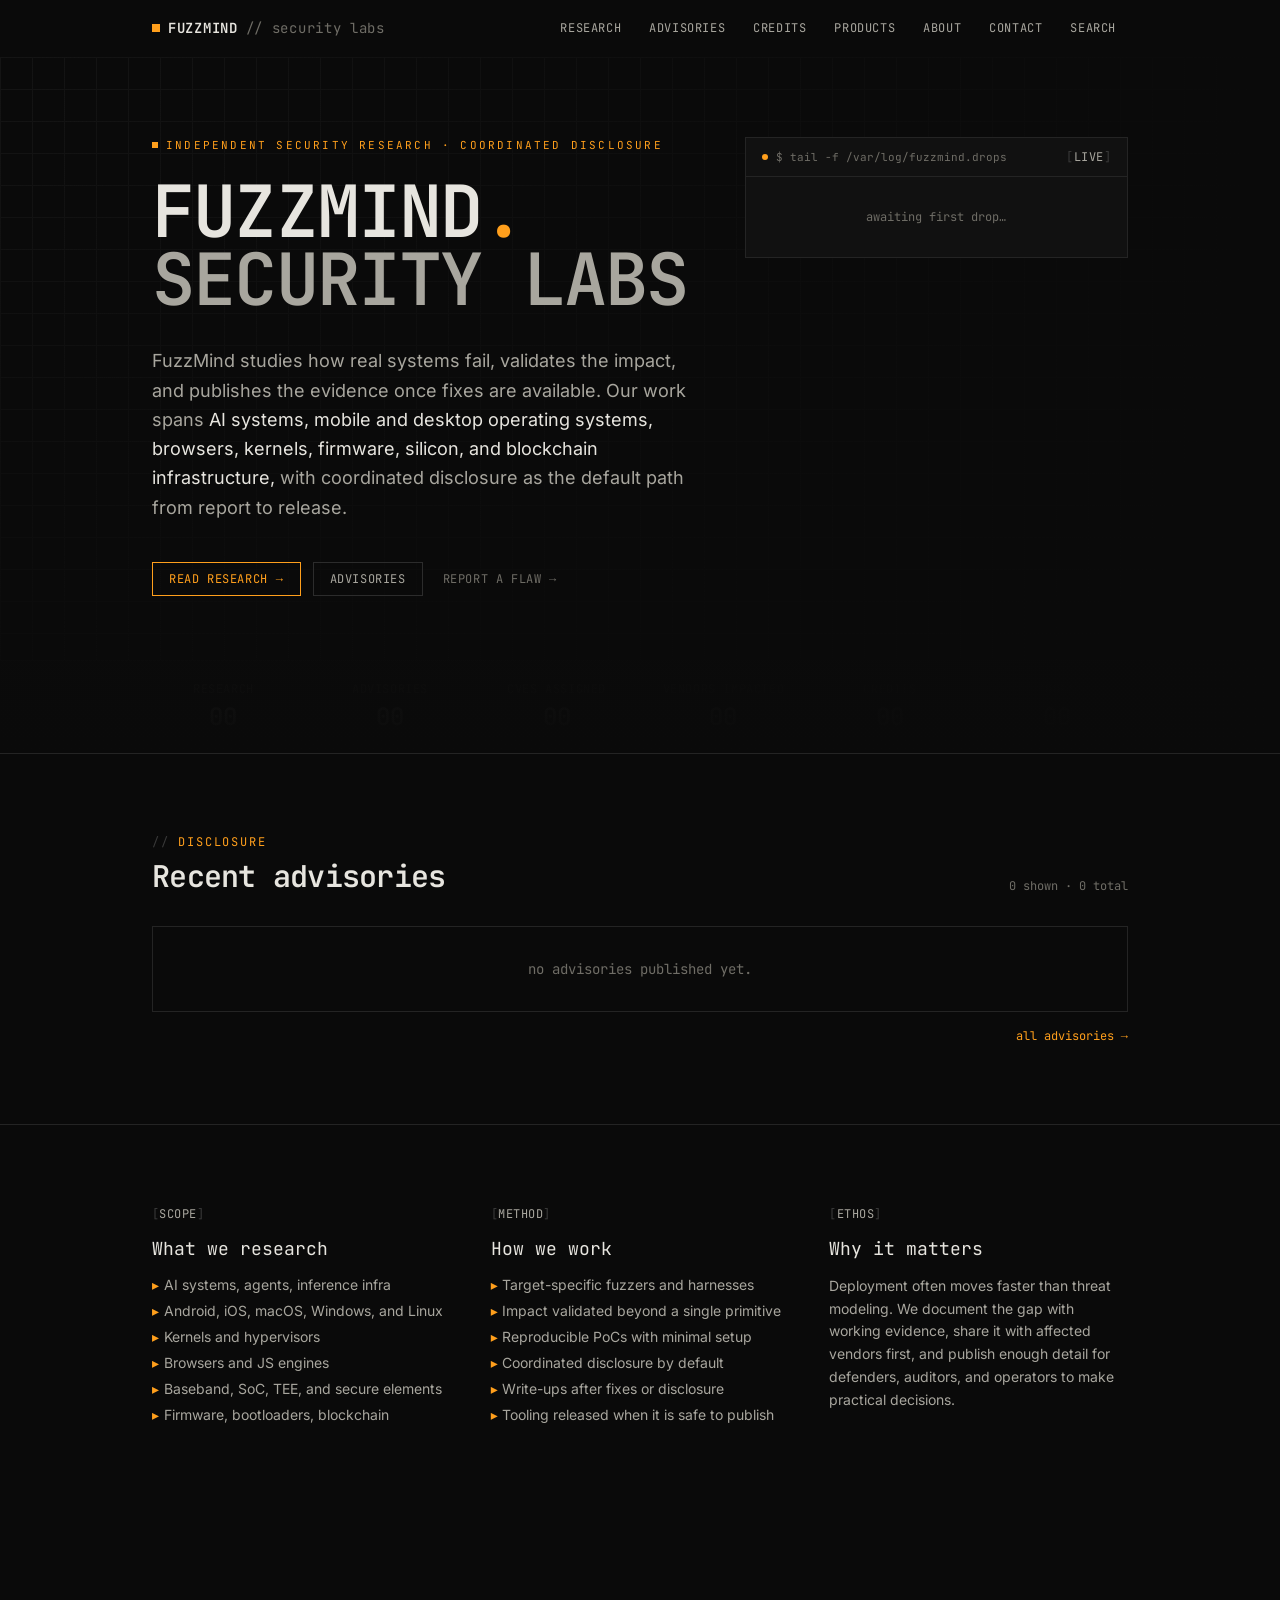
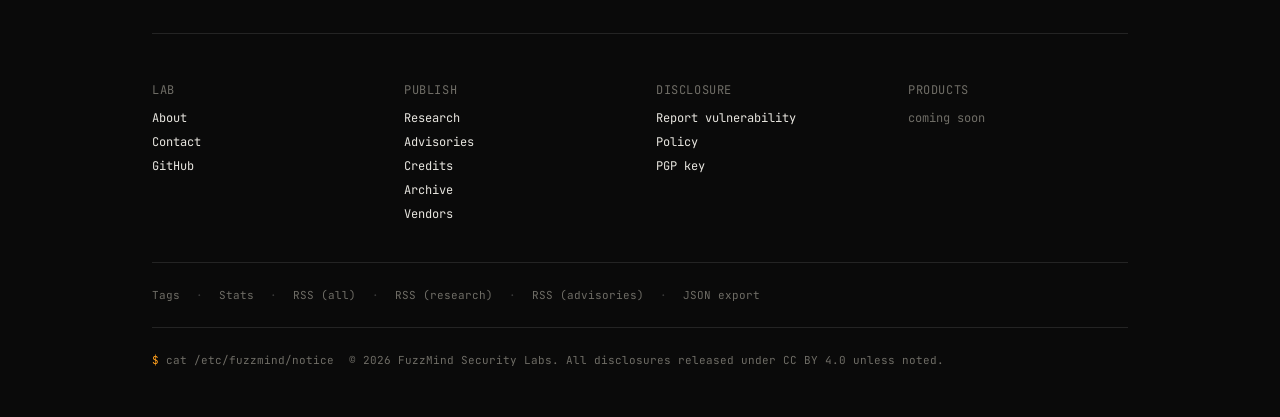
<file: index.html>
<!DOCTYPE html><html lang="en"> <head><meta charset="utf-8"><meta name="viewport" content="width=device-width, initial-scale=1"><meta name="generator" content="Astro v6.3.1"><title>FuzzMind // Security research · coordinated disclosure</title><meta name="description" content="FuzzMind Security Labs is an independent security research lab focused on AI systems, operating systems, browsers, kernels, firmware, silicon, and blockchain infrastructure. We publish technical research and vulnerability advisories after coordinated disclosure."><link rel="canonical" href="https://fuzzmind.io/"><meta name="darkreader-lock"><link rel="icon" href="/favicon.svg?v=20260505" type="image/svg+xml"><link rel="icon" href="/favicon.ico?v=20260505" sizes="32x32"><link rel="apple-touch-icon" href="/apple-touch-icon.png?v=20260505" sizes="180x180"><link rel="alternate" type="application/rss+xml" title="FuzzMind Feed" href="/rss.xml"><link rel="sitemap" href="/sitemap-index.xml"><meta property="og:site_name" content="FuzzMind Security Labs"><meta property="og:type" content="website"><meta property="og:url" content="https://fuzzmind.io/"><meta property="og:title" content="FuzzMind // Security research · coordinated disclosure"><meta property="og:description" content="FuzzMind Security Labs is an independent security research lab focused on AI systems, operating systems, browsers, kernels, firmware, silicon, and blockchain infrastructure. We publish technical research and vulnerability advisories after coordinated disclosure."><meta property="og:image" content="https://fuzzmind.io/og/default.png"><meta property="og:image:width" content="1200"><meta property="og:image:height" content="630"><meta name="twitter:card" content="summary_large_image"><meta name="twitter:title" content="FuzzMind // Security research · coordinated disclosure"><meta name="twitter:description" content="FuzzMind Security Labs is an independent security research lab focused on AI systems, operating systems, browsers, kernels, firmware, silicon, and blockchain infrastructure. We publish technical research and vulnerability advisories after coordinated disclosure."><meta name="twitter:image" content="https://fuzzmind.io/og/default.png"><script type="application/ld+json">[{"@context":"https://schema.org","@type":"Organization","name":"FuzzMind Security Labs","url":"https://fuzzmind.io","logo":"https://fuzzmind.io/favicon.svg","sameAs":["https://github.com/fuzzmind","https://twitter.com/fuzzmindlabs","https://infosec.exchange/@fuzzmind"]},{"@context":"https://schema.org","@type":"WebSite","name":"FuzzMind Security Labs","url":"https://fuzzmind.io","potentialAction":{"@type":"SearchAction","target":"https://fuzzmind.io/search?q={search_term_string}","query-input":"required name=search_term_string"}}]</script><meta name="theme-color" content="#0a0a0a"><meta name="astro-view-transitions-enabled" content="true"><meta name="astro-view-transitions-fallback" content="animate"><script type="module" src="/_astro/ClientRouter.astro_astro_type_script_index_0_lang.BXlx6Qaq.js"></script><link rel="stylesheet" href="/_astro/Base.C2GXAT0G.css"><script type="module" src="/_astro/page.DZYIYqmg.js"></script></head> <body class="bg-ink text-bone"> <a href="#main" class="sr-only focus:not-sr-only fixed top-2 left-2 z-50 bg-amber text-ink px-3 py-1 mono text-xs"> skip to content </a> <div id="read-progress"></div> <header id="site-header" class="border-b border-ink-300 bg-ink/90 backdrop-blur sticky top-0 z-50 transition-all duration-300 ease-in-out data-[scrolled=false]:bg-transparent data-[scrolled=false]:border-transparent data-[scrolled=false]:backdrop-blur-none"> <div class="mx-auto max-w-5xl px-4 sm:px-6 h-14 flex items-center justify-between gap-2"> <a href="/" data-astro-reload class="group flex items-center gap-2 mono text-sm tracking-wider shrink-0" aria-label="FuzzMind home"> <span class="inline-block size-2 bg-amber group-hover:bg-amber-bright transition-colors group-hover:animate-pulse"></span> <span class="font-semibold group-hover:text-amber transition-colors group-hover:animate-glitch">FUZZMIND</span> <span class="text-bone-muted hidden md:inline group-hover:text-bone-dim transition-colors">// security labs</span> </a>  <nav class="hidden sm:flex items-center gap-0 sm:gap-1"> <a href="/research" data-astro-reload class="mono text-[11px] sm:text-xs uppercase tracking-wider px-2 sm:px-3 py-1.5 hover:text-amber transition-colors text-bone-dim"> Research </a><a href="/advisories" data-astro-reload class="mono text-[11px] sm:text-xs uppercase tracking-wider px-2 sm:px-3 py-1.5 hover:text-amber transition-colors text-bone-dim"> Advisories </a><a href="/credits" data-astro-reload class="mono text-[11px] sm:text-xs uppercase tracking-wider px-2 sm:px-3 py-1.5 hover:text-amber transition-colors text-bone-dim"> Credits </a><a href="/products" data-astro-reload class="mono text-[11px] sm:text-xs uppercase tracking-wider px-2 sm:px-3 py-1.5 hover:text-amber transition-colors text-bone-dim"> Products </a><a href="/about" data-astro-reload class="mono text-[11px] sm:text-xs uppercase tracking-wider px-2 sm:px-3 py-1.5 hover:text-amber transition-colors text-bone-dim"> About </a><a href="/contact" data-astro-reload class="mono text-[11px] sm:text-xs uppercase tracking-wider px-2 sm:px-3 py-1.5 hover:text-amber transition-colors text-bone-dim"> Contact </a> <a href="/search" data-astro-reload class="mono text-[11px] sm:text-xs uppercase tracking-wider px-2 sm:px-3 py-1.5 hover:text-amber transition-colors text-bone-dim"> Search </a> </nav>  <button id="mobile-menu-toggle" type="button" class="sm:hidden flex items-center justify-center size-9 -mr-1 text-bone-dim hover:text-amber" aria-label="Open menu" aria-expanded="false" aria-controls="mobile-menu" data-menu-open-label="Open menu" data-menu-close-label="Close menu"> <svg class="size-6" viewBox="0 0 24 24" fill="none" stroke="currentColor" stroke-width="1.75" stroke-linecap="square" aria-hidden="true"> <line data-hb="1" x1="4" y1="7" x2="20" y2="7"></line> <line data-hb="2" x1="4" y1="12" x2="20" y2="12"></line> <line data-hb="3" x1="4" y1="17" x2="20" y2="17"></line> </svg> </button> </div>  <div id="mobile-menu" class="sm:hidden absolute w-full left-0 border-t border-ink-300 bg-ink/95 backdrop-blur transition-all duration-300 ease-[cubic-bezier(0.16,1,0.3,1)] opacity-0 -translate-y-2 pointer-events-none shadow-2xl" aria-hidden="true"> <nav class="mx-auto max-w-5xl px-4 py-2 flex flex-col mono text-sm"> <a href="/research" data-astro-reload class="px-2 py-3 uppercase tracking-wider border-b border-ink-300/50 last:border-b-0 hover:text-amber transition-colors text-bone-dim" tabindex="-1"> Research </a><a href="/advisories" data-astro-reload class="px-2 py-3 uppercase tracking-wider border-b border-ink-300/50 last:border-b-0 hover:text-amber transition-colors text-bone-dim" tabindex="-1"> Advisories </a><a href="/credits" data-astro-reload class="px-2 py-3 uppercase tracking-wider border-b border-ink-300/50 last:border-b-0 hover:text-amber transition-colors text-bone-dim" tabindex="-1"> Credits </a><a href="/products" data-astro-reload class="px-2 py-3 uppercase tracking-wider border-b border-ink-300/50 last:border-b-0 hover:text-amber transition-colors text-bone-dim" tabindex="-1"> Products </a><a href="/about" data-astro-reload class="px-2 py-3 uppercase tracking-wider border-b border-ink-300/50 last:border-b-0 hover:text-amber transition-colors text-bone-dim" tabindex="-1"> About </a><a href="/contact" data-astro-reload class="px-2 py-3 uppercase tracking-wider border-b border-ink-300/50 last:border-b-0 hover:text-amber transition-colors text-bone-dim" tabindex="-1"> Contact </a> <a href="/search" data-astro-reload class="px-2 py-3 uppercase tracking-wider hover:text-amber transition-colors text-bone-dim" tabindex="-1"> Search </a> </nav> </div> </header> <script type="module">function u(){const t=document.getElementById("mobile-menu-toggle"),n=document.getElementById("mobile-menu");if(!t||!n||t.dataset.bound)return;t.dataset.bound="1";const l=Array.from(n.querySelectorAll("a")),i=e=>{n.setAttribute("aria-hidden",String(!e)),l.forEach(a=>{e?a.removeAttribute("tabindex"):a.setAttribute("tabindex","-1")})},c=()=>{n.classList.remove("opacity-0","-translate-y-2","pointer-events-none"),n.classList.add("opacity-100","translate-y-0","pointer-events-auto"),i(!0),t.setAttribute("aria-expanded","true"),t.setAttribute("aria-label",t.dataset.menuCloseLabel||"Close menu");const[e,a,s]=t.querySelectorAll("line");e&&a&&s&&(e.setAttribute("transform","rotate(45 12 12) translate(0 5)"),a.setAttribute("opacity","0"),s.setAttribute("transform","rotate(-45 12 12) translate(0 -5)"))},r=()=>{const e=document.activeElement;e&&n.contains(e)&&t.focus(),n.classList.add("opacity-0","-translate-y-2","pointer-events-none"),n.classList.remove("opacity-100","translate-y-0","pointer-events-auto"),i(!1),t.setAttribute("aria-expanded","false"),t.setAttribute("aria-label",t.dataset.menuOpenLabel||"Open menu");const[a,s,d]=t.querySelectorAll("line");a&&s&&d&&(a.removeAttribute("transform"),s.removeAttribute("opacity"),d.removeAttribute("transform"))};i(!1),t.addEventListener("click",()=>{t.getAttribute("aria-expanded")==="true"?r():c()}),l.forEach(e=>e.addEventListener("click",r)),document.addEventListener("keydown",e=>{e.key==="Escape"&&t.getAttribute("aria-expanded")==="true"&&r()}),document.addEventListener("click",e=>{if(t.getAttribute("aria-expanded")!=="true")return;const a=e.target;a&&(t.contains(a)||n.contains(a)||r())}),window.matchMedia("(min-width: 640px)").addEventListener("change",e=>{e.matches&&r()});const o=document.getElementById("site-header");if(o){const e=()=>{window.scrollY>20?o.dataset.scrolled="true":o.dataset.scrolled="false"};e(),window.addEventListener("scroll",e,{passive:!0})}}document.addEventListener("astro:page-load",u);</script> <main id="main" tabindex="-1"> <section class="relative border-b border-ink-300 bg-grid-pattern bg-[length:32px_32px]">  <div class="absolute inset-0 bg-gradient-to-b from-ink/60 via-ink/80 to-ink pointer-events-none"></div> <div class="absolute inset-0 bg-gradient-to-r from-transparent via-ink/50 to-ink pointer-events-none"></div> <div class="relative mx-auto max-w-5xl px-4 sm:px-6 pt-12 sm:pt-16 lg:pt-20 pb-12 sm:pb-16 grid grid-cols-1 lg:grid-cols-12 gap-8 lg:gap-10 items-start animate-fade-in-up"> <div class="lg:col-span-7"> <div class="mono text-[11px] text-amber uppercase tracking-[0.2em] mb-5 sm:mb-6 flex items-center gap-2"> <span class="inline-block size-1.5 bg-amber animate-pulse"></span> <span>Independent Security Research · Coordinated Disclosure</span> </div> <h1 class="mono font-semibold text-[2.25rem] sm:text-5xl md:text-6xl lg:text-7xl leading-[0.95] tracking-tight group"> <span class="block whitespace-nowrap group-hover:animate-glitch">FUZZMIND<span class="text-amber">.</span></span> <span class="block text-bone-dim">SECURITY LABS</span> </h1> <p class="mt-6 sm:mt-8 max-w-xl text-base sm:text-lg leading-relaxed text-bone-dim"> FuzzMind studies how real systems fail, validates the impact, and publishes the evidence once fixes are available. Our work spans <span class="text-bone">AI systems, mobile and desktop operating systems, browsers, kernels, firmware, silicon, and blockchain infrastructure,</span> with coordinated disclosure as the default path from report to release. </p> <div class="mt-10 flex flex-wrap items-center gap-3 mono text-xs"> <a href="/research" class="relative inline-flex items-center gap-2 border border-amber text-amber px-4 py-2 uppercase tracking-wider hover:bg-amber hover:text-ink transition-all hover:shadow-[0_0_15px_rgba(255,159,28,0.4)] hover:-translate-y-0.5"> <span>read research</span> <span class="group-hover:translate-x-1 transition-transform">→</span> </a> <a href="/advisories" class="inline-flex items-center gap-2 border border-ink-400 text-bone-dim px-4 py-2 uppercase tracking-wider hover:border-bone hover:text-bone transition-all hover:-translate-y-0.5 hover:shadow-[0_0_15px_rgba(231,229,223,0.1)]"> <span>advisories</span> </a> <a href="/contact" class="inline-flex items-center gap-2 text-bone-muted px-2 py-2 uppercase tracking-wider hover:text-amber transition-colors hover:animate-glitch"> <span>report a flaw →</span> </a> </div> </div>  <aside class="lg:col-span-5 border border-ink-300 bg-ink-50"> <div class="flex items-center justify-between border-b border-ink-300 px-4 py-2.5 mono text-[11px] text-bone-muted"> <div class="flex items-center gap-2"> <span class="inline-block size-1.5 rounded-full bg-amber"></span> <span>$ tail -f /var/log/fuzzmind.drops</span> </div> <span class="bracket-tag">live</span> </div> <ul class="divide-y divide-ink-300">  <li class="px-4 py-8 mono text-xs text-bone-muted text-center"> awaiting first drop… </li> </ul> </aside> </div>  <div class="border-t border-ink-300 bg-ink-50"> <div class="mx-auto max-w-5xl px-4 sm:px-6 py-5 grid grid-cols-2 sm:grid-cols-3 md:grid-cols-6 gap-4 sm:gap-6 mono text-xs"> <div class="text-center"> <div class="text-bone-muted uppercase tracking-wider">research</div> <div class="mt-1 text-2xl tabular-nums font-semibold text-bone"> 00 </div> </div><div class="text-center"> <div class="text-bone-muted uppercase tracking-wider">advisories</div> <div class="mt-1 text-2xl tabular-nums font-semibold text-bone"> 00 </div> </div><div class="text-center"> <div class="text-bone-muted uppercase tracking-wider">CVEs assigned</div> <div class="mt-1 text-2xl tabular-nums font-semibold text-bone"> 00 </div> </div><div class="text-center"> <div class="text-bone-muted uppercase tracking-wider">vendors impacted</div> <div class="mt-1 text-2xl tabular-nums font-semibold text-bone"> 00 </div> </div><div class="text-center"> <div class="text-bone-muted uppercase tracking-wider">credits</div> <div class="mt-1 text-2xl tabular-nums font-semibold text-bone"> 00 </div> </div><div class="text-center"> <div class="text-bone-muted uppercase tracking-wider">tools</div> <div class="mt-1 text-2xl tabular-nums font-semibold text-bone"> 00 </div> </div> </div> </div> </section> <section class="mx-auto max-w-5xl px-4 sm:px-6 py-16 sm:py-20"> <div class="flex flex-wrap items-end justify-between gap-x-4 gap-y-2 mb-6 sm:mb-8"> <div> <div class="mono text-xs text-amber uppercase tracking-[0.15em] mb-2"> <span class="text-ink-500">//</span> disclosure </div> <h2 class="mono text-xl sm:text-2xl md:text-3xl font-semibold tracking-tight">Recent advisories</h2> </div> <div class="mono text-xs text-bone-muted whitespace-nowrap">0 shown · 0 total</div> </div> <div class="border border-ink-300 p-8 mono text-sm text-bone-muted text-center"> no advisories published yet. </div> <div class="mt-4 text-right mono text-xs"> <a href="/advisories" class="text-amber hover:text-amber-bright"> all advisories → </a> </div> </section> <section class="border-t border-ink-300"> <div class="mx-auto max-w-5xl px-4 sm:px-6 py-16 sm:py-20 grid grid-cols-1 md:grid-cols-3 gap-8 md:gap-10"> <div> <div class="bracket-tag mb-3">scope</div> <h3 class="mono text-lg mb-3">What we research</h3> <ul class="text-sm text-bone-dim space-y-1.5"> <li class="tick">AI systems, agents, inference infra</li><li class="tick">Android, iOS, macOS, Windows, and Linux</li><li class="tick">Kernels and hypervisors</li><li class="tick">Browsers and JS engines</li><li class="tick">Baseband, SoC, TEE, and secure elements</li><li class="tick">Firmware, bootloaders, blockchain</li> </ul> </div> <div> <div class="bracket-tag mb-3">method</div> <h3 class="mono text-lg mb-3">How we work</h3> <ul class="text-sm text-bone-dim space-y-1.5"> <li class="tick">Target-specific fuzzers and harnesses</li><li class="tick">Impact validated beyond a single primitive</li><li class="tick">Reproducible PoCs with minimal setup</li><li class="tick">Coordinated disclosure by default</li><li class="tick">Write-ups after fixes or disclosure</li><li class="tick">Tooling released when it is safe to publish</li> </ul> </div> <div> <div class="bracket-tag mb-3">ethos</div> <h3 class="mono text-lg mb-3">Why it matters</h3> <p class="text-sm text-bone-dim leading-relaxed"> Deployment often moves faster than threat modeling. We document the gap with working evidence, share it with affected vendors first, and publish enough detail for defenders, auditors, and operators to make practical decisions. </p> </div> </div> </section>  </main> <footer id="site-footer" class="mt-24 sm:mt-32"> <div class="mx-auto max-w-5xl px-4 sm:px-6"> <div class="py-10 sm:py-12 border-t border-ink-300"> <div class="grid grid-cols-2 md:grid-cols-4 gap-8 mono text-xs"> <div> <div class="text-bone-muted uppercase tracking-wider mb-3">Lab</div> <ul class="space-y-2"> <li><a href="/about" class="inline-block hover:text-amber hover:translate-x-1 transition-all">About</a></li> <li><a href="/contact" class="inline-block hover:text-amber hover:translate-x-1 transition-all">Contact</a></li> <li><a href="https://github.com/fuzzmind" target="_blank" rel="noopener" class="inline-block hover:text-amber hover:translate-x-1 transition-all">GitHub</a></li> </ul> </div> <div> <div class="text-bone-muted uppercase tracking-wider mb-3">Publish</div> <ul class="space-y-2"> <li><a href="/research" class="inline-block hover:text-amber hover:translate-x-1 transition-all">Research</a></li> <li><a href="/advisories" class="inline-block hover:text-amber hover:translate-x-1 transition-all">Advisories</a></li> <li><a href="/credits" class="inline-block hover:text-amber hover:translate-x-1 transition-all">Credits</a></li> <li><a href="/archive" class="inline-block hover:text-amber hover:translate-x-1 transition-all">Archive</a></li> <li><a href="/vendors" class="inline-block hover:text-amber hover:translate-x-1 transition-all">Vendors</a></li> </ul> </div> <div> <div class="text-bone-muted uppercase tracking-wider mb-3">Disclosure</div> <ul class="space-y-2"> <li><a href="/security" class="inline-block hover:text-amber hover:translate-x-1 transition-all">Report vulnerability</a></li> <li><a href="/contact#policy" class="inline-block hover:text-amber hover:translate-x-1 transition-all">Policy</a></li> <li><a href="/pgp.asc" download="fuzzmind-pgp.asc" class="inline-block hover:text-amber hover:translate-x-1 transition-all">PGP key</a></li> </ul> </div> <div> <div class="text-bone-muted uppercase tracking-wider mb-3"> <a href="/products" class="inline-block hover:text-amber transition-colors">Products</a> </div> <div class="text-bone-muted">coming soon</div> </div> </div>  <div class="mt-10 pt-6 border-t border-ink-300 mono text-[11px] text-bone-muted flex flex-wrap items-center gap-x-4 gap-y-2"> <a href="/tags" class="hover:text-amber transition-colors">Tags</a> <span class="text-ink-500">·</span> <a href="/stats" class="hover:text-amber transition-colors">Stats</a> <span class="text-ink-500">·</span> <a href="/rss.xml" target="_blank" rel="noopener" class="hover:text-amber transition-colors">RSS (all)</a> <span class="text-ink-500">·</span> <a href="/research.rss.xml" target="_blank" rel="noopener" class="hover:text-amber transition-colors">RSS (research)</a> <span class="text-ink-500">·</span> <a href="/advisories.rss.xml" target="_blank" rel="noopener" class="hover:text-amber transition-colors">RSS (advisories)</a> <span class="text-ink-500">·</span> <a href="/advisories.json" target="_blank" rel="noopener" class="hover:text-amber transition-colors">JSON export</a> </div> <div class="mt-6 pt-6 border-t border-ink-300 mono text-[11px] text-bone-muted"> <span class="text-amber">$</span> cat /etc/fuzzmind/notice <span class="ml-2">© 2026 FuzzMind Security Labs. All disclosures released under CC BY 4.0 unless noted.</span> </div> </div> </div> </footer> <script type="module">function o(){const e=document.getElementById("read-progress");if(!e||e.dataset.bound)return;e.dataset.bound="1";const t=()=>{const n=document.documentElement.scrollHeight-window.innerHeight;if(n<=0){e.style.width="0%";return}const d=Math.min(100,window.scrollY/n*100);e.style.width=d+"%"};t(),window.addEventListener("scroll",t,{passive:!0}),window.addEventListener("resize",t)}document.addEventListener("astro:page-load",o);</script> <script type="module" src="/_astro/Base.astro_astro_type_script_index_1_lang.JzigmqdE.js"></script> <script type="module" src="/_astro/Base.astro_astro_type_script_index_2_lang.CDTCWgGa.js"></script> <script type="module">const o=window;o.__fuzzmindSearchShortcutBound||(o.__fuzzmindSearchShortcutBound=!0,document.addEventListener("keydown",t=>{if(t.key==="/"&&!t.ctrlKey&&!t.metaKey){const e=t.target,n=e.tagName.toLowerCase();if(n==="input"||n==="textarea"||e.isContentEditable)return;t.preventDefault(),window.location.href="/search"}}));</script> <script type="module" src="/_astro/Base.astro_astro_type_script_index_4_lang.CGzw0GMP.js"></script> </body> </html>
</file>
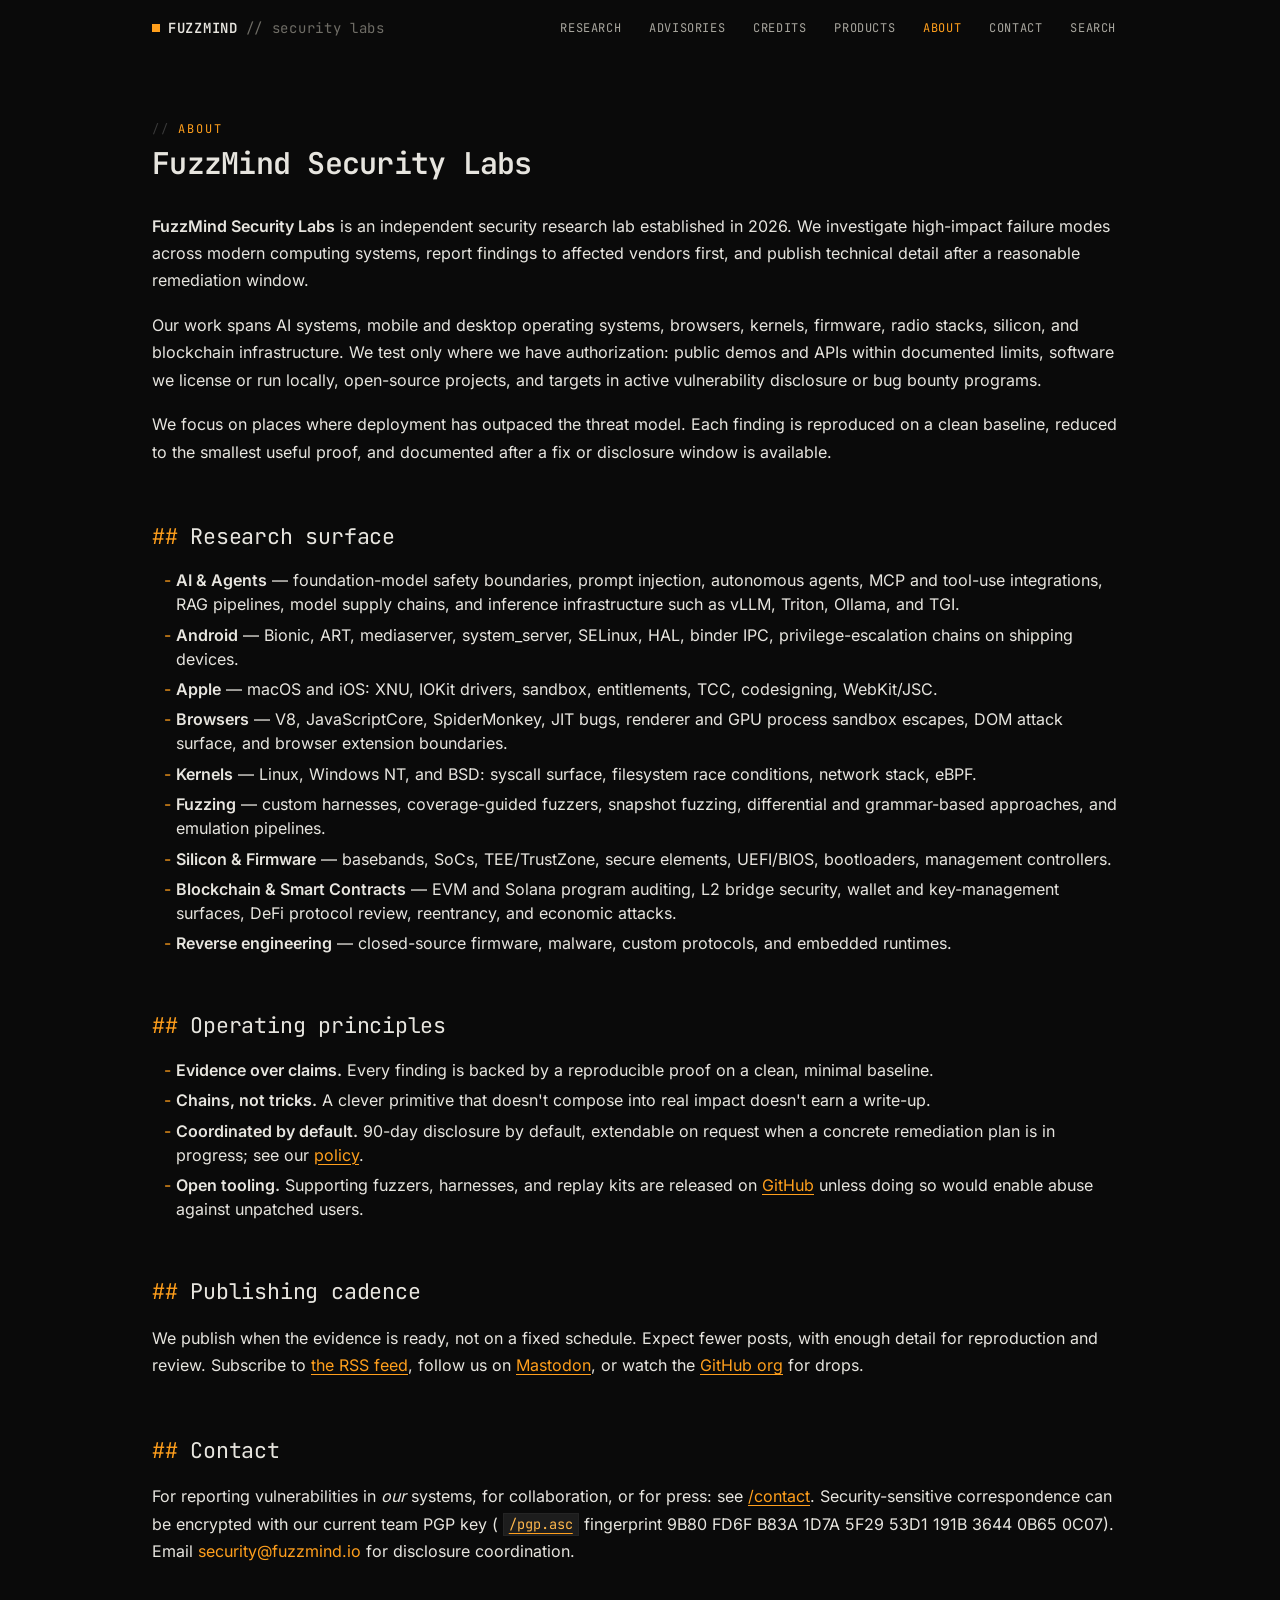
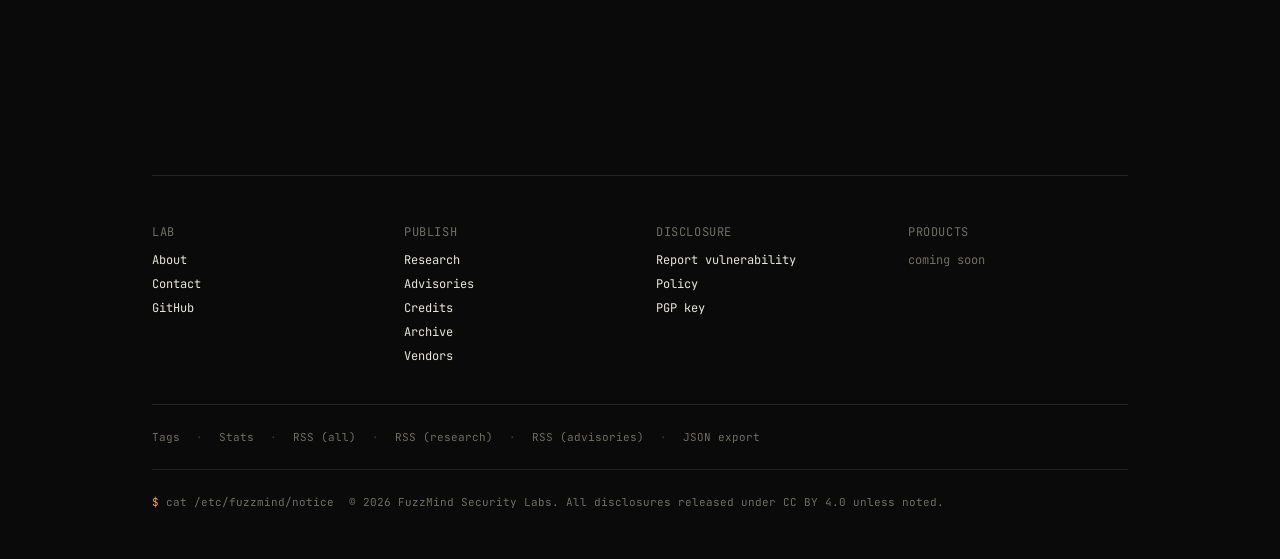
<file: about/index.html>
<!DOCTYPE html><html lang="en"> <head><meta charset="utf-8"><meta name="viewport" content="width=device-width, initial-scale=1"><meta name="generator" content="Astro v6.3.1"><title>About // FuzzMind</title><meta name="description" content="About FuzzMind Security Labs, an independent security research lab operating under coordinated disclosure."><link rel="canonical" href="https://fuzzmind.io/about"><meta name="darkreader-lock"><link rel="icon" href="/favicon.svg?v=20260505" type="image/svg+xml"><link rel="icon" href="/favicon.ico?v=20260505" sizes="32x32"><link rel="apple-touch-icon" href="/apple-touch-icon.png?v=20260505" sizes="180x180"><link rel="alternate" type="application/rss+xml" title="FuzzMind Feed" href="/rss.xml"><link rel="sitemap" href="/sitemap-index.xml"><meta property="og:site_name" content="FuzzMind Security Labs"><meta property="og:type" content="website"><meta property="og:url" content="https://fuzzmind.io/about"><meta property="og:title" content="About // FuzzMind"><meta property="og:description" content="About FuzzMind Security Labs, an independent security research lab operating under coordinated disclosure."><meta property="og:image" content="https://fuzzmind.io/og/default.png"><meta property="og:image:width" content="1200"><meta property="og:image:height" content="630"><meta name="twitter:card" content="summary_large_image"><meta name="twitter:title" content="About // FuzzMind"><meta name="twitter:description" content="About FuzzMind Security Labs, an independent security research lab operating under coordinated disclosure."><meta name="twitter:image" content="https://fuzzmind.io/og/default.png"><script type="application/ld+json">[{"@context":"https://schema.org","@type":"Organization","name":"FuzzMind Security Labs","url":"https://fuzzmind.io","logo":"https://fuzzmind.io/favicon.svg","sameAs":["https://github.com/fuzzmind","https://twitter.com/fuzzmindlabs","https://infosec.exchange/@fuzzmind"]}]</script><meta name="theme-color" content="#0a0a0a"><meta name="astro-view-transitions-enabled" content="true"><meta name="astro-view-transitions-fallback" content="animate"><script type="module" src="/_astro/ClientRouter.astro_astro_type_script_index_0_lang.BXlx6Qaq.js"></script><link rel="stylesheet" href="/_astro/Base.C2GXAT0G.css"><script type="module" src="/_astro/page.DZYIYqmg.js"></script></head> <body class="bg-ink text-bone"> <a href="#main" class="sr-only focus:not-sr-only fixed top-2 left-2 z-50 bg-amber text-ink px-3 py-1 mono text-xs"> skip to content </a> <div id="read-progress"></div> <header id="site-header" class="border-b border-ink-300 bg-ink/90 backdrop-blur sticky top-0 z-50 transition-all duration-300 ease-in-out data-[scrolled=false]:bg-transparent data-[scrolled=false]:border-transparent data-[scrolled=false]:backdrop-blur-none"> <div class="mx-auto max-w-5xl px-4 sm:px-6 h-14 flex items-center justify-between gap-2"> <a href="/" data-astro-reload class="group flex items-center gap-2 mono text-sm tracking-wider shrink-0" aria-label="FuzzMind home"> <span class="inline-block size-2 bg-amber group-hover:bg-amber-bright transition-colors group-hover:animate-pulse"></span> <span class="font-semibold group-hover:text-amber transition-colors group-hover:animate-glitch">FUZZMIND</span> <span class="text-bone-muted hidden md:inline group-hover:text-bone-dim transition-colors">// security labs</span> </a>  <nav class="hidden sm:flex items-center gap-0 sm:gap-1"> <a href="/research" data-astro-reload class="mono text-[11px] sm:text-xs uppercase tracking-wider px-2 sm:px-3 py-1.5 hover:text-amber transition-colors text-bone-dim"> Research </a><a href="/advisories" data-astro-reload class="mono text-[11px] sm:text-xs uppercase tracking-wider px-2 sm:px-3 py-1.5 hover:text-amber transition-colors text-bone-dim"> Advisories </a><a href="/credits" data-astro-reload class="mono text-[11px] sm:text-xs uppercase tracking-wider px-2 sm:px-3 py-1.5 hover:text-amber transition-colors text-bone-dim"> Credits </a><a href="/products" data-astro-reload class="mono text-[11px] sm:text-xs uppercase tracking-wider px-2 sm:px-3 py-1.5 hover:text-amber transition-colors text-bone-dim"> Products </a><a href="/about" data-astro-reload class="mono text-[11px] sm:text-xs uppercase tracking-wider px-2 sm:px-3 py-1.5 hover:text-amber transition-colors text-amber" aria-current="page"> About </a><a href="/contact" data-astro-reload class="mono text-[11px] sm:text-xs uppercase tracking-wider px-2 sm:px-3 py-1.5 hover:text-amber transition-colors text-bone-dim"> Contact </a> <a href="/search" data-astro-reload class="mono text-[11px] sm:text-xs uppercase tracking-wider px-2 sm:px-3 py-1.5 hover:text-amber transition-colors text-bone-dim"> Search </a> </nav>  <button id="mobile-menu-toggle" type="button" class="sm:hidden flex items-center justify-center size-9 -mr-1 text-bone-dim hover:text-amber" aria-label="Open menu" aria-expanded="false" aria-controls="mobile-menu" data-menu-open-label="Open menu" data-menu-close-label="Close menu"> <svg class="size-6" viewBox="0 0 24 24" fill="none" stroke="currentColor" stroke-width="1.75" stroke-linecap="square" aria-hidden="true"> <line data-hb="1" x1="4" y1="7" x2="20" y2="7"></line> <line data-hb="2" x1="4" y1="12" x2="20" y2="12"></line> <line data-hb="3" x1="4" y1="17" x2="20" y2="17"></line> </svg> </button> </div>  <div id="mobile-menu" class="sm:hidden absolute w-full left-0 border-t border-ink-300 bg-ink/95 backdrop-blur transition-all duration-300 ease-[cubic-bezier(0.16,1,0.3,1)] opacity-0 -translate-y-2 pointer-events-none shadow-2xl" aria-hidden="true"> <nav class="mx-auto max-w-5xl px-4 py-2 flex flex-col mono text-sm"> <a href="/research" data-astro-reload class="px-2 py-3 uppercase tracking-wider border-b border-ink-300/50 last:border-b-0 hover:text-amber transition-colors text-bone-dim" tabindex="-1"> Research </a><a href="/advisories" data-astro-reload class="px-2 py-3 uppercase tracking-wider border-b border-ink-300/50 last:border-b-0 hover:text-amber transition-colors text-bone-dim" tabindex="-1"> Advisories </a><a href="/credits" data-astro-reload class="px-2 py-3 uppercase tracking-wider border-b border-ink-300/50 last:border-b-0 hover:text-amber transition-colors text-bone-dim" tabindex="-1"> Credits </a><a href="/products" data-astro-reload class="px-2 py-3 uppercase tracking-wider border-b border-ink-300/50 last:border-b-0 hover:text-amber transition-colors text-bone-dim" tabindex="-1"> Products </a><a href="/about" data-astro-reload class="px-2 py-3 uppercase tracking-wider border-b border-ink-300/50 last:border-b-0 hover:text-amber transition-colors text-amber" aria-current="page" tabindex="-1"> About </a><a href="/contact" data-astro-reload class="px-2 py-3 uppercase tracking-wider border-b border-ink-300/50 last:border-b-0 hover:text-amber transition-colors text-bone-dim" tabindex="-1"> Contact </a> <a href="/search" data-astro-reload class="px-2 py-3 uppercase tracking-wider hover:text-amber transition-colors text-bone-dim" tabindex="-1"> Search </a> </nav> </div> </header> <script type="module">function u(){const t=document.getElementById("mobile-menu-toggle"),n=document.getElementById("mobile-menu");if(!t||!n||t.dataset.bound)return;t.dataset.bound="1";const l=Array.from(n.querySelectorAll("a")),i=e=>{n.setAttribute("aria-hidden",String(!e)),l.forEach(a=>{e?a.removeAttribute("tabindex"):a.setAttribute("tabindex","-1")})},c=()=>{n.classList.remove("opacity-0","-translate-y-2","pointer-events-none"),n.classList.add("opacity-100","translate-y-0","pointer-events-auto"),i(!0),t.setAttribute("aria-expanded","true"),t.setAttribute("aria-label",t.dataset.menuCloseLabel||"Close menu");const[e,a,s]=t.querySelectorAll("line");e&&a&&s&&(e.setAttribute("transform","rotate(45 12 12) translate(0 5)"),a.setAttribute("opacity","0"),s.setAttribute("transform","rotate(-45 12 12) translate(0 -5)"))},r=()=>{const e=document.activeElement;e&&n.contains(e)&&t.focus(),n.classList.add("opacity-0","-translate-y-2","pointer-events-none"),n.classList.remove("opacity-100","translate-y-0","pointer-events-auto"),i(!1),t.setAttribute("aria-expanded","false"),t.setAttribute("aria-label",t.dataset.menuOpenLabel||"Open menu");const[a,s,d]=t.querySelectorAll("line");a&&s&&d&&(a.removeAttribute("transform"),s.removeAttribute("opacity"),d.removeAttribute("transform"))};i(!1),t.addEventListener("click",()=>{t.getAttribute("aria-expanded")==="true"?r():c()}),l.forEach(e=>e.addEventListener("click",r)),document.addEventListener("keydown",e=>{e.key==="Escape"&&t.getAttribute("aria-expanded")==="true"&&r()}),document.addEventListener("click",e=>{if(t.getAttribute("aria-expanded")!=="true")return;const a=e.target;a&&(t.contains(a)||n.contains(a)||r())}),window.matchMedia("(min-width: 640px)").addEventListener("change",e=>{e.matches&&r()});const o=document.getElementById("site-header");if(o){const e=()=>{window.scrollY>20?o.dataset.scrolled="true":o.dataset.scrolled="false"};e(),window.addEventListener("scroll",e,{passive:!0})}}document.addEventListener("astro:page-load",u);</script> <main id="main" tabindex="-1">  <section class="mx-auto max-w-5xl px-4 sm:px-6 py-12 sm:py-16"> <div class="flex flex-wrap items-end justify-between gap-x-4 gap-y-2 mb-6 sm:mb-8"> <div> <div class="mono text-xs text-amber uppercase tracking-[0.15em] mb-2"> <span class="text-ink-500">//</span> about </div> <h2 class="mono text-xl sm:text-2xl md:text-3xl font-semibold tracking-tight">FuzzMind Security Labs</h2> </div>  </div> <div class="prose-research"> <p> <strong>FuzzMind Security Labs</strong> is an independent security research lab established in 2026. We investigate high-impact failure modes across modern computing systems, report findings to affected vendors first, and publish technical detail after a reasonable remediation window. </p> <p>Our work spans AI systems, mobile and desktop operating systems, browsers, kernels, firmware, radio stacks, silicon, and blockchain infrastructure. We test only where we have authorization: public demos and APIs within documented limits, software we license or run locally, open-source projects, and targets in active vulnerability disclosure or bug bounty programs.</p> <p>We focus on places where deployment has outpaced the threat model. Each finding is reproduced on a clean baseline, reduced to the smallest useful proof, and documented after a fix or disclosure window is available.</p> <h2>Research surface</h2> <ul> <li> <strong>AI &amp; Agents</strong> — foundation-model safety boundaries, prompt injection, autonomous agents, MCP and tool-use integrations, RAG pipelines, model supply chains, and inference infrastructure such as vLLM, Triton, Ollama, and TGI. </li><li> <strong>Android</strong> — Bionic, ART, mediaserver, system_server, SELinux, HAL, binder IPC, privilege-escalation chains on shipping devices. </li><li> <strong>Apple</strong> — macOS and iOS: XNU, IOKit drivers, sandbox, entitlements, TCC, codesigning, WebKit/JSC. </li><li> <strong>Browsers</strong> — V8, JavaScriptCore, SpiderMonkey, JIT bugs, renderer and GPU process sandbox escapes, DOM attack surface, and browser extension boundaries. </li><li> <strong>Kernels</strong> — Linux, Windows NT, and BSD: syscall surface, filesystem race conditions, network stack, eBPF. </li><li> <strong>Fuzzing</strong> — custom harnesses, coverage-guided fuzzers, snapshot fuzzing, differential and grammar-based approaches, and emulation pipelines. </li><li> <strong>Silicon &amp; Firmware</strong> — basebands, SoCs, TEE/TrustZone, secure elements, UEFI/BIOS, bootloaders, management controllers. </li><li> <strong>Blockchain &amp; Smart Contracts</strong> — EVM and Solana program auditing, L2 bridge security, wallet and key-management surfaces, DeFi protocol review, reentrancy, and economic attacks. </li><li> <strong>Reverse engineering</strong> — closed-source firmware, malware, custom protocols, and embedded runtimes. </li> </ul> <h2>Operating principles</h2> <ul> <li> <strong>Evidence over claims.</strong> Every finding is backed by a reproducible proof on a clean, minimal baseline.   </li><li> <strong>Chains, not tricks.</strong> A clever primitive that doesn&#39;t compose into real impact doesn&#39;t earn a write-up.   </li><li> <strong>Coordinated by default.</strong> 90-day disclosure by default, extendable on request when a concrete remediation plan is in progress; see our  <a href="/contact#policy">policy</a>.  </li><li> <strong>Open tooling.</strong> Supporting fuzzers, harnesses, and replay kits are released on   <a href="https://github.com/fuzzmind" target="_blank" rel="noopener">GitHub</a> unless doing so would enable abuse against unpatched users. </li> </ul> <h2>Publishing cadence</h2> <p> We publish when the evidence is ready, not on a fixed schedule. Expect fewer posts, with enough detail for reproduction and review. Subscribe to  <a href="/rss.xml" target="_blank" rel="noopener">the RSS feed</a>, follow us on  <a href="https://infosec.exchange/@fuzzmind" target="_blank" rel="noopener">Mastodon</a>, or watch the  <a href="https://github.com/fuzzmind" target="_blank" rel="noopener">GitHub org</a> for drops. </p> <h2>Contact</h2> <p> For reporting vulnerabilities in <em>our</em> systems, for collaboration, or for press: see  <a href="/contact">/contact</a>. Security-sensitive correspondence can be encrypted with our current team PGP key ( <a href="/pgp.asc" download="fuzzmind-pgp.asc"><code>/pgp.asc</code></a>  fingerprint 9B80 FD6F B83A 1D7A 5F29 53D1 191B 3644 0B65 0C07). Email <button type="button" class="inline border-0 bg-transparent p-0 font-inherit cursor-pointer text-amber hover:text-amber-bright hover:underline" data-email-link data-email="security@fuzzmind.io" data-default-label="security@fuzzmind.io" data-copied-label="copied" data-copy-failed-label="copy unavailable" aria-label="Copy security@fuzzmind.io" aria-live="polite"> security@fuzzmind.io </button> <script type="module">async function s(t){if(!navigator.clipboard?.writeText)return!1;try{return await navigator.clipboard.writeText(t),!0}catch{return!1}}function l(){document.querySelectorAll("[data-email-link]").forEach(t=>{if(!(t instanceof HTMLButtonElement)||t.dataset.emailBound==="true")return;t.dataset.emailBound="true";let e;const a=t.dataset.defaultLabel||t.textContent?.trim()||"",i=()=>{e!==void 0&&(window.clearTimeout(e),e=void 0)},r=()=>{i(),t.textContent=a,delete t.dataset.copyState};t.addEventListener("click",async n=>{n.preventDefault();const o=t.dataset.email||a,c=await s(o);t.dataset.copyState=c?"copied":"failed",t.textContent=c?t.dataset.copiedLabel||a:t.dataset.copyFailedLabel||a,i(),e=window.setTimeout(r,500)})})}l();document.addEventListener("astro:page-load",l);</script>  for disclosure coordination. </p> </div> </section>  </main> <footer id="site-footer" class="mt-24 sm:mt-32"> <div class="mx-auto max-w-5xl px-4 sm:px-6"> <div class="py-10 sm:py-12 border-t border-ink-300"> <div class="grid grid-cols-2 md:grid-cols-4 gap-8 mono text-xs"> <div> <div class="text-bone-muted uppercase tracking-wider mb-3">Lab</div> <ul class="space-y-2"> <li><a href="/about" class="inline-block hover:text-amber hover:translate-x-1 transition-all">About</a></li> <li><a href="/contact" class="inline-block hover:text-amber hover:translate-x-1 transition-all">Contact</a></li> <li><a href="https://github.com/fuzzmind" target="_blank" rel="noopener" class="inline-block hover:text-amber hover:translate-x-1 transition-all">GitHub</a></li> </ul> </div> <div> <div class="text-bone-muted uppercase tracking-wider mb-3">Publish</div> <ul class="space-y-2"> <li><a href="/research" class="inline-block hover:text-amber hover:translate-x-1 transition-all">Research</a></li> <li><a href="/advisories" class="inline-block hover:text-amber hover:translate-x-1 transition-all">Advisories</a></li> <li><a href="/credits" class="inline-block hover:text-amber hover:translate-x-1 transition-all">Credits</a></li> <li><a href="/archive" class="inline-block hover:text-amber hover:translate-x-1 transition-all">Archive</a></li> <li><a href="/vendors" class="inline-block hover:text-amber hover:translate-x-1 transition-all">Vendors</a></li> </ul> </div> <div> <div class="text-bone-muted uppercase tracking-wider mb-3">Disclosure</div> <ul class="space-y-2"> <li><a href="/security" class="inline-block hover:text-amber hover:translate-x-1 transition-all">Report vulnerability</a></li> <li><a href="/contact#policy" class="inline-block hover:text-amber hover:translate-x-1 transition-all">Policy</a></li> <li><a href="/pgp.asc" download="fuzzmind-pgp.asc" class="inline-block hover:text-amber hover:translate-x-1 transition-all">PGP key</a></li> </ul> </div> <div> <div class="text-bone-muted uppercase tracking-wider mb-3"> <a href="/products" class="inline-block hover:text-amber transition-colors">Products</a> </div> <div class="text-bone-muted">coming soon</div> </div> </div>  <div class="mt-10 pt-6 border-t border-ink-300 mono text-[11px] text-bone-muted flex flex-wrap items-center gap-x-4 gap-y-2"> <a href="/tags" class="hover:text-amber transition-colors">Tags</a> <span class="text-ink-500">·</span> <a href="/stats" class="hover:text-amber transition-colors">Stats</a> <span class="text-ink-500">·</span> <a href="/rss.xml" target="_blank" rel="noopener" class="hover:text-amber transition-colors">RSS (all)</a> <span class="text-ink-500">·</span> <a href="/research.rss.xml" target="_blank" rel="noopener" class="hover:text-amber transition-colors">RSS (research)</a> <span class="text-ink-500">·</span> <a href="/advisories.rss.xml" target="_blank" rel="noopener" class="hover:text-amber transition-colors">RSS (advisories)</a> <span class="text-ink-500">·</span> <a href="/advisories.json" target="_blank" rel="noopener" class="hover:text-amber transition-colors">JSON export</a> </div> <div class="mt-6 pt-6 border-t border-ink-300 mono text-[11px] text-bone-muted"> <span class="text-amber">$</span> cat /etc/fuzzmind/notice <span class="ml-2">© 2026 FuzzMind Security Labs. All disclosures released under CC BY 4.0 unless noted.</span> </div> </div> </div> </footer> <script type="module">function o(){const e=document.getElementById("read-progress");if(!e||e.dataset.bound)return;e.dataset.bound="1";const t=()=>{const n=document.documentElement.scrollHeight-window.innerHeight;if(n<=0){e.style.width="0%";return}const d=Math.min(100,window.scrollY/n*100);e.style.width=d+"%"};t(),window.addEventListener("scroll",t,{passive:!0}),window.addEventListener("resize",t)}document.addEventListener("astro:page-load",o);</script> <script type="module" src="/_astro/Base.astro_astro_type_script_index_1_lang.JzigmqdE.js"></script> <script type="module" src="/_astro/Base.astro_astro_type_script_index_2_lang.CDTCWgGa.js"></script> <script type="module">const o=window;o.__fuzzmindSearchShortcutBound||(o.__fuzzmindSearchShortcutBound=!0,document.addEventListener("keydown",t=>{if(t.key==="/"&&!t.ctrlKey&&!t.metaKey){const e=t.target,n=e.tagName.toLowerCase();if(n==="input"||n==="textarea"||e.isContentEditable)return;t.preventDefault(),window.location.href="/search"}}));</script> <script type="module" src="/_astro/Base.astro_astro_type_script_index_4_lang.CGzw0GMP.js"></script> </body> </html>
</file>
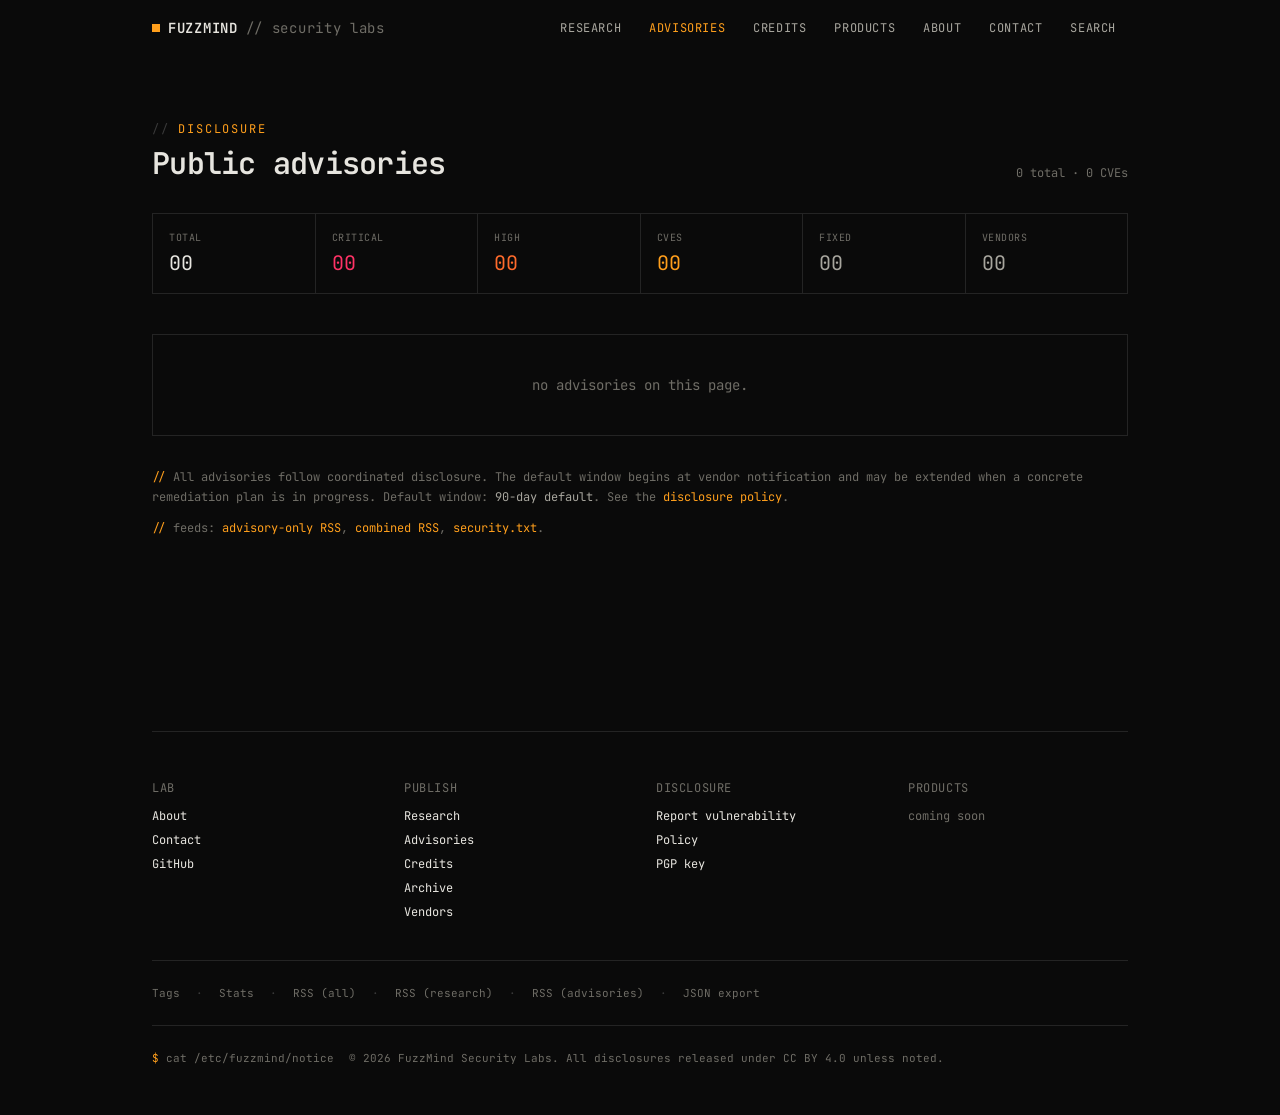
<file: advisories/index.html>
<!DOCTYPE html><html lang="en"> <head><meta charset="utf-8"><meta name="viewport" content="width=device-width, initial-scale=1"><meta name="generator" content="Astro v6.3.1"><title>Advisories // FuzzMind</title><meta name="description" content="Public vulnerability advisories from FuzzMind Security Labs."><link rel="canonical" href="https://fuzzmind.io/advisories"><meta name="darkreader-lock"><link rel="icon" href="/favicon.svg?v=20260505" type="image/svg+xml"><link rel="icon" href="/favicon.ico?v=20260505" sizes="32x32"><link rel="apple-touch-icon" href="/apple-touch-icon.png?v=20260505" sizes="180x180"><link rel="alternate" type="application/rss+xml" title="FuzzMind Feed" href="/rss.xml"><link rel="sitemap" href="/sitemap-index.xml"><meta property="og:site_name" content="FuzzMind Security Labs"><meta property="og:type" content="website"><meta property="og:url" content="https://fuzzmind.io/advisories"><meta property="og:title" content="Advisories // FuzzMind"><meta property="og:description" content="Public vulnerability advisories from FuzzMind Security Labs."><meta property="og:image" content="https://fuzzmind.io/og/default.png"><meta property="og:image:width" content="1200"><meta property="og:image:height" content="630"><meta name="twitter:card" content="summary_large_image"><meta name="twitter:title" content="Advisories // FuzzMind"><meta name="twitter:description" content="Public vulnerability advisories from FuzzMind Security Labs."><meta name="twitter:image" content="https://fuzzmind.io/og/default.png"><script type="application/ld+json">[{"@context":"https://schema.org","@type":"Organization","name":"FuzzMind Security Labs","url":"https://fuzzmind.io","logo":"https://fuzzmind.io/favicon.svg","sameAs":["https://github.com/fuzzmind","https://twitter.com/fuzzmindlabs","https://infosec.exchange/@fuzzmind"]}]</script><meta name="theme-color" content="#0a0a0a"><meta name="astro-view-transitions-enabled" content="true"><meta name="astro-view-transitions-fallback" content="animate"><script type="module" src="/_astro/ClientRouter.astro_astro_type_script_index_0_lang.BXlx6Qaq.js"></script><link rel="stylesheet" href="/_astro/Base.C2GXAT0G.css"><script type="module" src="/_astro/page.DZYIYqmg.js"></script></head> <body class="bg-ink text-bone"> <a href="#main" class="sr-only focus:not-sr-only fixed top-2 left-2 z-50 bg-amber text-ink px-3 py-1 mono text-xs"> skip to content </a> <div id="read-progress"></div> <header id="site-header" class="border-b border-ink-300 bg-ink/90 backdrop-blur sticky top-0 z-50 transition-all duration-300 ease-in-out data-[scrolled=false]:bg-transparent data-[scrolled=false]:border-transparent data-[scrolled=false]:backdrop-blur-none"> <div class="mx-auto max-w-5xl px-4 sm:px-6 h-14 flex items-center justify-between gap-2"> <a href="/" data-astro-reload class="group flex items-center gap-2 mono text-sm tracking-wider shrink-0" aria-label="FuzzMind home"> <span class="inline-block size-2 bg-amber group-hover:bg-amber-bright transition-colors group-hover:animate-pulse"></span> <span class="font-semibold group-hover:text-amber transition-colors group-hover:animate-glitch">FUZZMIND</span> <span class="text-bone-muted hidden md:inline group-hover:text-bone-dim transition-colors">// security labs</span> </a>  <nav class="hidden sm:flex items-center gap-0 sm:gap-1"> <a href="/research" data-astro-reload class="mono text-[11px] sm:text-xs uppercase tracking-wider px-2 sm:px-3 py-1.5 hover:text-amber transition-colors text-bone-dim"> Research </a><a href="/advisories" data-astro-reload class="mono text-[11px] sm:text-xs uppercase tracking-wider px-2 sm:px-3 py-1.5 hover:text-amber transition-colors text-amber" aria-current="page"> Advisories </a><a href="/credits" data-astro-reload class="mono text-[11px] sm:text-xs uppercase tracking-wider px-2 sm:px-3 py-1.5 hover:text-amber transition-colors text-bone-dim"> Credits </a><a href="/products" data-astro-reload class="mono text-[11px] sm:text-xs uppercase tracking-wider px-2 sm:px-3 py-1.5 hover:text-amber transition-colors text-bone-dim"> Products </a><a href="/about" data-astro-reload class="mono text-[11px] sm:text-xs uppercase tracking-wider px-2 sm:px-3 py-1.5 hover:text-amber transition-colors text-bone-dim"> About </a><a href="/contact" data-astro-reload class="mono text-[11px] sm:text-xs uppercase tracking-wider px-2 sm:px-3 py-1.5 hover:text-amber transition-colors text-bone-dim"> Contact </a> <a href="/search" data-astro-reload class="mono text-[11px] sm:text-xs uppercase tracking-wider px-2 sm:px-3 py-1.5 hover:text-amber transition-colors text-bone-dim"> Search </a> </nav>  <button id="mobile-menu-toggle" type="button" class="sm:hidden flex items-center justify-center size-9 -mr-1 text-bone-dim hover:text-amber" aria-label="Open menu" aria-expanded="false" aria-controls="mobile-menu" data-menu-open-label="Open menu" data-menu-close-label="Close menu"> <svg class="size-6" viewBox="0 0 24 24" fill="none" stroke="currentColor" stroke-width="1.75" stroke-linecap="square" aria-hidden="true"> <line data-hb="1" x1="4" y1="7" x2="20" y2="7"></line> <line data-hb="2" x1="4" y1="12" x2="20" y2="12"></line> <line data-hb="3" x1="4" y1="17" x2="20" y2="17"></line> </svg> </button> </div>  <div id="mobile-menu" class="sm:hidden absolute w-full left-0 border-t border-ink-300 bg-ink/95 backdrop-blur transition-all duration-300 ease-[cubic-bezier(0.16,1,0.3,1)] opacity-0 -translate-y-2 pointer-events-none shadow-2xl" aria-hidden="true"> <nav class="mx-auto max-w-5xl px-4 py-2 flex flex-col mono text-sm"> <a href="/research" data-astro-reload class="px-2 py-3 uppercase tracking-wider border-b border-ink-300/50 last:border-b-0 hover:text-amber transition-colors text-bone-dim" tabindex="-1"> Research </a><a href="/advisories" data-astro-reload class="px-2 py-3 uppercase tracking-wider border-b border-ink-300/50 last:border-b-0 hover:text-amber transition-colors text-amber" aria-current="page" tabindex="-1"> Advisories </a><a href="/credits" data-astro-reload class="px-2 py-3 uppercase tracking-wider border-b border-ink-300/50 last:border-b-0 hover:text-amber transition-colors text-bone-dim" tabindex="-1"> Credits </a><a href="/products" data-astro-reload class="px-2 py-3 uppercase tracking-wider border-b border-ink-300/50 last:border-b-0 hover:text-amber transition-colors text-bone-dim" tabindex="-1"> Products </a><a href="/about" data-astro-reload class="px-2 py-3 uppercase tracking-wider border-b border-ink-300/50 last:border-b-0 hover:text-amber transition-colors text-bone-dim" tabindex="-1"> About </a><a href="/contact" data-astro-reload class="px-2 py-3 uppercase tracking-wider border-b border-ink-300/50 last:border-b-0 hover:text-amber transition-colors text-bone-dim" tabindex="-1"> Contact </a> <a href="/search" data-astro-reload class="px-2 py-3 uppercase tracking-wider hover:text-amber transition-colors text-bone-dim" tabindex="-1"> Search </a> </nav> </div> </header> <script type="module">function u(){const t=document.getElementById("mobile-menu-toggle"),n=document.getElementById("mobile-menu");if(!t||!n||t.dataset.bound)return;t.dataset.bound="1";const l=Array.from(n.querySelectorAll("a")),i=e=>{n.setAttribute("aria-hidden",String(!e)),l.forEach(a=>{e?a.removeAttribute("tabindex"):a.setAttribute("tabindex","-1")})},c=()=>{n.classList.remove("opacity-0","-translate-y-2","pointer-events-none"),n.classList.add("opacity-100","translate-y-0","pointer-events-auto"),i(!0),t.setAttribute("aria-expanded","true"),t.setAttribute("aria-label",t.dataset.menuCloseLabel||"Close menu");const[e,a,s]=t.querySelectorAll("line");e&&a&&s&&(e.setAttribute("transform","rotate(45 12 12) translate(0 5)"),a.setAttribute("opacity","0"),s.setAttribute("transform","rotate(-45 12 12) translate(0 -5)"))},r=()=>{const e=document.activeElement;e&&n.contains(e)&&t.focus(),n.classList.add("opacity-0","-translate-y-2","pointer-events-none"),n.classList.remove("opacity-100","translate-y-0","pointer-events-auto"),i(!1),t.setAttribute("aria-expanded","false"),t.setAttribute("aria-label",t.dataset.menuOpenLabel||"Open menu");const[a,s,d]=t.querySelectorAll("line");a&&s&&d&&(a.removeAttribute("transform"),s.removeAttribute("opacity"),d.removeAttribute("transform"))};i(!1),t.addEventListener("click",()=>{t.getAttribute("aria-expanded")==="true"?r():c()}),l.forEach(e=>e.addEventListener("click",r)),document.addEventListener("keydown",e=>{e.key==="Escape"&&t.getAttribute("aria-expanded")==="true"&&r()}),document.addEventListener("click",e=>{if(t.getAttribute("aria-expanded")!=="true")return;const a=e.target;a&&(t.contains(a)||n.contains(a)||r())}),window.matchMedia("(min-width: 640px)").addEventListener("change",e=>{e.matches&&r()});const o=document.getElementById("site-header");if(o){const e=()=>{window.scrollY>20?o.dataset.scrolled="true":o.dataset.scrolled="false"};e(),window.addEventListener("scroll",e,{passive:!0})}}document.addEventListener("astro:page-load",u);</script> <main id="main" tabindex="-1">  <section class="mx-auto max-w-5xl px-4 sm:px-6 py-12 sm:py-16"> <div class="flex flex-wrap items-end justify-between gap-x-4 gap-y-2 mb-6 sm:mb-8"> <div> <div class="mono text-xs text-amber uppercase tracking-[0.15em] mb-2"> <span class="text-ink-500">//</span> disclosure </div> <h2 class="mono text-xl sm:text-2xl md:text-3xl font-semibold tracking-tight">Public advisories</h2> </div> <div class="mono text-xs text-bone-muted whitespace-nowrap">0 total · 0 CVEs</div> </div> <div class="grid grid-cols-3 md:grid-cols-6 gap-px bg-ink-300 border border-ink-300 mb-10"> <div class="bg-ink p-4 mono"> <div class="text-[10px] text-bone-muted uppercase tracking-wider">total</div> <div class="mt-1 text-xl tabular-nums text-bone"> 00 </div> </div><div class="bg-ink p-4 mono"> <div class="text-[10px] text-bone-muted uppercase tracking-wider">critical</div> <div class="mt-1 text-xl tabular-nums text-sev-critical"> 00 </div> </div><div class="bg-ink p-4 mono"> <div class="text-[10px] text-bone-muted uppercase tracking-wider">high</div> <div class="mt-1 text-xl tabular-nums text-sev-high"> 00 </div> </div><div class="bg-ink p-4 mono"> <div class="text-[10px] text-bone-muted uppercase tracking-wider">cves</div> <div class="mt-1 text-xl tabular-nums text-amber"> 00 </div> </div><div class="bg-ink p-4 mono"> <div class="text-[10px] text-bone-muted uppercase tracking-wider">fixed</div> <div class="mt-1 text-xl tabular-nums text-bone-dim"> 00 </div> </div><a href="/vendors" class="bg-ink p-4 mono hover:bg-ink-50 transition-colors"> <div class="text-[10px] text-bone-muted uppercase tracking-wider">vendors</div> <div class="mt-1 text-xl tabular-nums text-bone-dim"> 00 </div> </a> </div> <div class="border border-ink-300 p-10 mono text-sm text-bone-muted text-center">no advisories on this page.</div> <p class="mt-8 mono text-xs text-bone-muted leading-relaxed"> <span class="text-amber">//</span> All advisories follow coordinated disclosure. The default window begins at vendor notification and may be extended when a concrete remediation plan is in progress. Default window: <span class="text-bone-dim">90-day default</span>. See the  <a href="/contact#policy" class="text-amber hover:text-amber-bright">disclosure policy</a>.
</p> <p class="mt-3 mono text-xs text-bone-muted leading-relaxed"> <span class="text-amber">//</span> feeds: <a href="/advisories.rss.xml" target="_blank" rel="noopener" class="text-amber hover:text-amber-bright">advisory-only RSS</a>,
<a href="/rss.xml" target="_blank" rel="noopener" class="text-amber hover:text-amber-bright">combined RSS</a>,
<a href="/.well-known/security.txt" target="_blank" rel="noopener" class="text-amber hover:text-amber-bright">security.txt</a>.
</p> </section>  </main> <footer id="site-footer" class="mt-24 sm:mt-32"> <div class="mx-auto max-w-5xl px-4 sm:px-6"> <div class="py-10 sm:py-12 border-t border-ink-300"> <div class="grid grid-cols-2 md:grid-cols-4 gap-8 mono text-xs"> <div> <div class="text-bone-muted uppercase tracking-wider mb-3">Lab</div> <ul class="space-y-2"> <li><a href="/about" class="inline-block hover:text-amber hover:translate-x-1 transition-all">About</a></li> <li><a href="/contact" class="inline-block hover:text-amber hover:translate-x-1 transition-all">Contact</a></li> <li><a href="https://github.com/fuzzmind" target="_blank" rel="noopener" class="inline-block hover:text-amber hover:translate-x-1 transition-all">GitHub</a></li> </ul> </div> <div> <div class="text-bone-muted uppercase tracking-wider mb-3">Publish</div> <ul class="space-y-2"> <li><a href="/research" class="inline-block hover:text-amber hover:translate-x-1 transition-all">Research</a></li> <li><a href="/advisories" class="inline-block hover:text-amber hover:translate-x-1 transition-all">Advisories</a></li> <li><a href="/credits" class="inline-block hover:text-amber hover:translate-x-1 transition-all">Credits</a></li> <li><a href="/archive" class="inline-block hover:text-amber hover:translate-x-1 transition-all">Archive</a></li> <li><a href="/vendors" class="inline-block hover:text-amber hover:translate-x-1 transition-all">Vendors</a></li> </ul> </div> <div> <div class="text-bone-muted uppercase tracking-wider mb-3">Disclosure</div> <ul class="space-y-2"> <li><a href="/security" class="inline-block hover:text-amber hover:translate-x-1 transition-all">Report vulnerability</a></li> <li><a href="/contact#policy" class="inline-block hover:text-amber hover:translate-x-1 transition-all">Policy</a></li> <li><a href="/pgp.asc" download="fuzzmind-pgp.asc" class="inline-block hover:text-amber hover:translate-x-1 transition-all">PGP key</a></li> </ul> </div> <div> <div class="text-bone-muted uppercase tracking-wider mb-3"> <a href="/products" class="inline-block hover:text-amber transition-colors">Products</a> </div> <div class="text-bone-muted">coming soon</div> </div> </div>  <div class="mt-10 pt-6 border-t border-ink-300 mono text-[11px] text-bone-muted flex flex-wrap items-center gap-x-4 gap-y-2"> <a href="/tags" class="hover:text-amber transition-colors">Tags</a> <span class="text-ink-500">·</span> <a href="/stats" class="hover:text-amber transition-colors">Stats</a> <span class="text-ink-500">·</span> <a href="/rss.xml" target="_blank" rel="noopener" class="hover:text-amber transition-colors">RSS (all)</a> <span class="text-ink-500">·</span> <a href="/research.rss.xml" target="_blank" rel="noopener" class="hover:text-amber transition-colors">RSS (research)</a> <span class="text-ink-500">·</span> <a href="/advisories.rss.xml" target="_blank" rel="noopener" class="hover:text-amber transition-colors">RSS (advisories)</a> <span class="text-ink-500">·</span> <a href="/advisories.json" target="_blank" rel="noopener" class="hover:text-amber transition-colors">JSON export</a> </div> <div class="mt-6 pt-6 border-t border-ink-300 mono text-[11px] text-bone-muted"> <span class="text-amber">$</span> cat /etc/fuzzmind/notice <span class="ml-2">© 2026 FuzzMind Security Labs. All disclosures released under CC BY 4.0 unless noted.</span> </div> </div> </div> </footer> <script type="module">function o(){const e=document.getElementById("read-progress");if(!e||e.dataset.bound)return;e.dataset.bound="1";const t=()=>{const n=document.documentElement.scrollHeight-window.innerHeight;if(n<=0){e.style.width="0%";return}const d=Math.min(100,window.scrollY/n*100);e.style.width=d+"%"};t(),window.addEventListener("scroll",t,{passive:!0}),window.addEventListener("resize",t)}document.addEventListener("astro:page-load",o);</script> <script type="module" src="/_astro/Base.astro_astro_type_script_index_1_lang.JzigmqdE.js"></script> <script type="module" src="/_astro/Base.astro_astro_type_script_index_2_lang.CDTCWgGa.js"></script> <script type="module">const o=window;o.__fuzzmindSearchShortcutBound||(o.__fuzzmindSearchShortcutBound=!0,document.addEventListener("keydown",t=>{if(t.key==="/"&&!t.ctrlKey&&!t.metaKey){const e=t.target,n=e.tagName.toLowerCase();if(n==="input"||n==="textarea"||e.isContentEditable)return;t.preventDefault(),window.location.href="/search"}}));</script> <script type="module" src="/_astro/Base.astro_astro_type_script_index_4_lang.CGzw0GMP.js"></script> </body> </html>
</file>
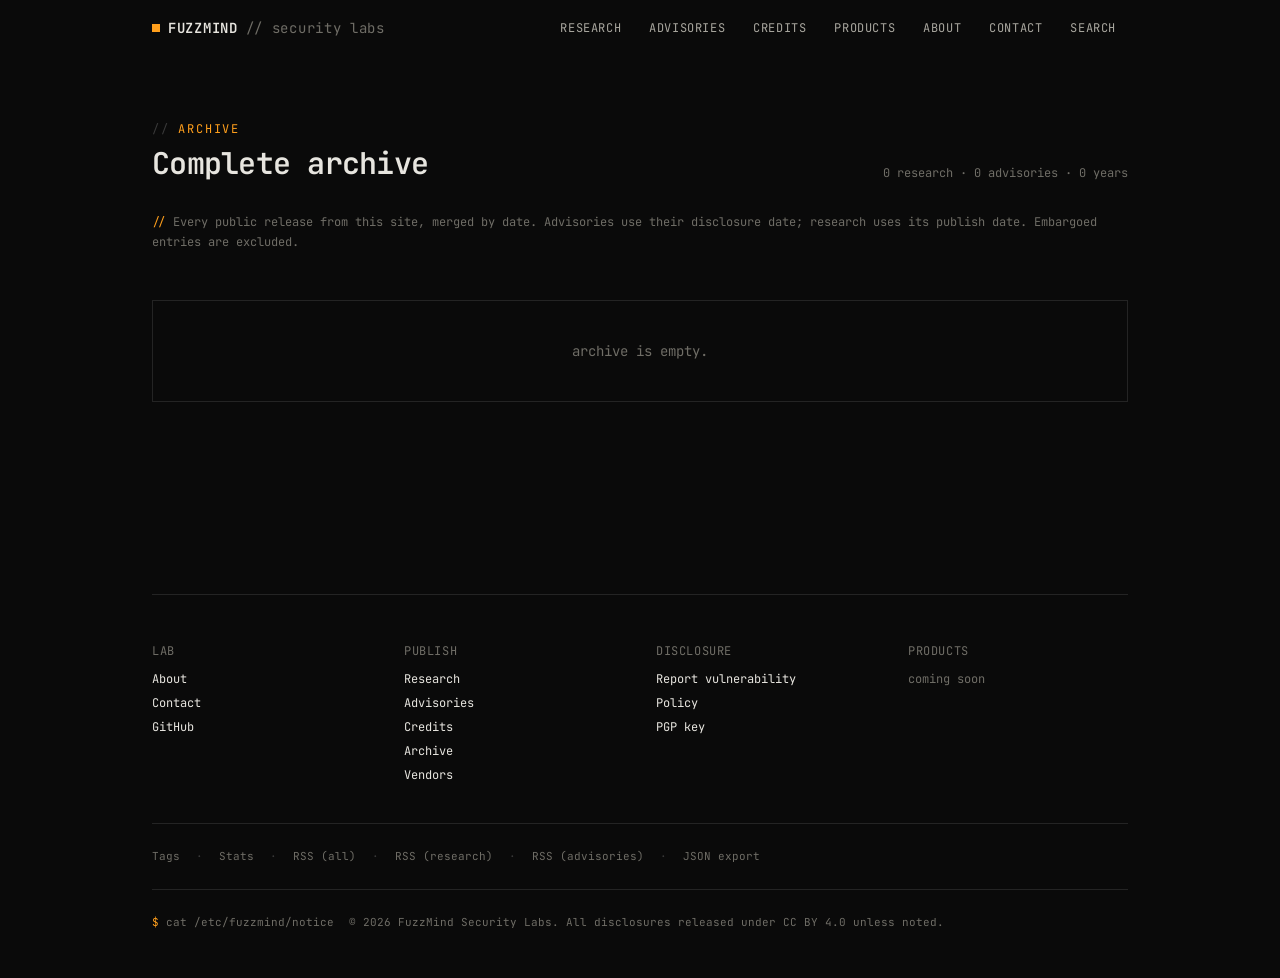
<file: archive/index.html>
<!DOCTYPE html><html lang="en"> <head><meta charset="utf-8"><meta name="viewport" content="width=device-width, initial-scale=1"><meta name="generator" content="Astro v6.3.1"><title>Archive // FuzzMind</title><meta name="description" content="Complete archive of research and advisories, grouped chronologically by year."><link rel="canonical" href="https://fuzzmind.io/archive"><meta name="darkreader-lock"><link rel="icon" href="/favicon.svg?v=20260505" type="image/svg+xml"><link rel="icon" href="/favicon.ico?v=20260505" sizes="32x32"><link rel="apple-touch-icon" href="/apple-touch-icon.png?v=20260505" sizes="180x180"><link rel="alternate" type="application/rss+xml" title="FuzzMind Feed" href="/rss.xml"><link rel="sitemap" href="/sitemap-index.xml"><meta property="og:site_name" content="FuzzMind Security Labs"><meta property="og:type" content="website"><meta property="og:url" content="https://fuzzmind.io/archive"><meta property="og:title" content="Archive // FuzzMind"><meta property="og:description" content="Complete archive of research and advisories, grouped chronologically by year."><meta property="og:image" content="https://fuzzmind.io/og/default.png"><meta property="og:image:width" content="1200"><meta property="og:image:height" content="630"><meta name="twitter:card" content="summary_large_image"><meta name="twitter:title" content="Archive // FuzzMind"><meta name="twitter:description" content="Complete archive of research and advisories, grouped chronologically by year."><meta name="twitter:image" content="https://fuzzmind.io/og/default.png"><script type="application/ld+json">[{"@context":"https://schema.org","@type":"Organization","name":"FuzzMind Security Labs","url":"https://fuzzmind.io","logo":"https://fuzzmind.io/favicon.svg","sameAs":["https://github.com/fuzzmind","https://twitter.com/fuzzmindlabs","https://infosec.exchange/@fuzzmind"]}]</script><meta name="theme-color" content="#0a0a0a"><meta name="astro-view-transitions-enabled" content="true"><meta name="astro-view-transitions-fallback" content="animate"><script type="module" src="/_astro/ClientRouter.astro_astro_type_script_index_0_lang.BXlx6Qaq.js"></script><link rel="stylesheet" href="/_astro/Base.C2GXAT0G.css"><script type="module" src="/_astro/page.DZYIYqmg.js"></script></head> <body class="bg-ink text-bone"> <a href="#main" class="sr-only focus:not-sr-only fixed top-2 left-2 z-50 bg-amber text-ink px-3 py-1 mono text-xs"> skip to content </a> <div id="read-progress"></div> <header id="site-header" class="border-b border-ink-300 bg-ink/90 backdrop-blur sticky top-0 z-50 transition-all duration-300 ease-in-out data-[scrolled=false]:bg-transparent data-[scrolled=false]:border-transparent data-[scrolled=false]:backdrop-blur-none"> <div class="mx-auto max-w-5xl px-4 sm:px-6 h-14 flex items-center justify-between gap-2"> <a href="/" data-astro-reload class="group flex items-center gap-2 mono text-sm tracking-wider shrink-0" aria-label="FuzzMind home"> <span class="inline-block size-2 bg-amber group-hover:bg-amber-bright transition-colors group-hover:animate-pulse"></span> <span class="font-semibold group-hover:text-amber transition-colors group-hover:animate-glitch">FUZZMIND</span> <span class="text-bone-muted hidden md:inline group-hover:text-bone-dim transition-colors">// security labs</span> </a>  <nav class="hidden sm:flex items-center gap-0 sm:gap-1"> <a href="/research" data-astro-reload class="mono text-[11px] sm:text-xs uppercase tracking-wider px-2 sm:px-3 py-1.5 hover:text-amber transition-colors text-bone-dim"> Research </a><a href="/advisories" data-astro-reload class="mono text-[11px] sm:text-xs uppercase tracking-wider px-2 sm:px-3 py-1.5 hover:text-amber transition-colors text-bone-dim"> Advisories </a><a href="/credits" data-astro-reload class="mono text-[11px] sm:text-xs uppercase tracking-wider px-2 sm:px-3 py-1.5 hover:text-amber transition-colors text-bone-dim"> Credits </a><a href="/products" data-astro-reload class="mono text-[11px] sm:text-xs uppercase tracking-wider px-2 sm:px-3 py-1.5 hover:text-amber transition-colors text-bone-dim"> Products </a><a href="/about" data-astro-reload class="mono text-[11px] sm:text-xs uppercase tracking-wider px-2 sm:px-3 py-1.5 hover:text-amber transition-colors text-bone-dim"> About </a><a href="/contact" data-astro-reload class="mono text-[11px] sm:text-xs uppercase tracking-wider px-2 sm:px-3 py-1.5 hover:text-amber transition-colors text-bone-dim"> Contact </a> <a href="/search" data-astro-reload class="mono text-[11px] sm:text-xs uppercase tracking-wider px-2 sm:px-3 py-1.5 hover:text-amber transition-colors text-bone-dim"> Search </a> </nav>  <button id="mobile-menu-toggle" type="button" class="sm:hidden flex items-center justify-center size-9 -mr-1 text-bone-dim hover:text-amber" aria-label="Open menu" aria-expanded="false" aria-controls="mobile-menu" data-menu-open-label="Open menu" data-menu-close-label="Close menu"> <svg class="size-6" viewBox="0 0 24 24" fill="none" stroke="currentColor" stroke-width="1.75" stroke-linecap="square" aria-hidden="true"> <line data-hb="1" x1="4" y1="7" x2="20" y2="7"></line> <line data-hb="2" x1="4" y1="12" x2="20" y2="12"></line> <line data-hb="3" x1="4" y1="17" x2="20" y2="17"></line> </svg> </button> </div>  <div id="mobile-menu" class="sm:hidden absolute w-full left-0 border-t border-ink-300 bg-ink/95 backdrop-blur transition-all duration-300 ease-[cubic-bezier(0.16,1,0.3,1)] opacity-0 -translate-y-2 pointer-events-none shadow-2xl" aria-hidden="true"> <nav class="mx-auto max-w-5xl px-4 py-2 flex flex-col mono text-sm"> <a href="/research" data-astro-reload class="px-2 py-3 uppercase tracking-wider border-b border-ink-300/50 last:border-b-0 hover:text-amber transition-colors text-bone-dim" tabindex="-1"> Research </a><a href="/advisories" data-astro-reload class="px-2 py-3 uppercase tracking-wider border-b border-ink-300/50 last:border-b-0 hover:text-amber transition-colors text-bone-dim" tabindex="-1"> Advisories </a><a href="/credits" data-astro-reload class="px-2 py-3 uppercase tracking-wider border-b border-ink-300/50 last:border-b-0 hover:text-amber transition-colors text-bone-dim" tabindex="-1"> Credits </a><a href="/products" data-astro-reload class="px-2 py-3 uppercase tracking-wider border-b border-ink-300/50 last:border-b-0 hover:text-amber transition-colors text-bone-dim" tabindex="-1"> Products </a><a href="/about" data-astro-reload class="px-2 py-3 uppercase tracking-wider border-b border-ink-300/50 last:border-b-0 hover:text-amber transition-colors text-bone-dim" tabindex="-1"> About </a><a href="/contact" data-astro-reload class="px-2 py-3 uppercase tracking-wider border-b border-ink-300/50 last:border-b-0 hover:text-amber transition-colors text-bone-dim" tabindex="-1"> Contact </a> <a href="/search" data-astro-reload class="px-2 py-3 uppercase tracking-wider hover:text-amber transition-colors text-bone-dim" tabindex="-1"> Search </a> </nav> </div> </header> <script type="module">function u(){const t=document.getElementById("mobile-menu-toggle"),n=document.getElementById("mobile-menu");if(!t||!n||t.dataset.bound)return;t.dataset.bound="1";const l=Array.from(n.querySelectorAll("a")),i=e=>{n.setAttribute("aria-hidden",String(!e)),l.forEach(a=>{e?a.removeAttribute("tabindex"):a.setAttribute("tabindex","-1")})},c=()=>{n.classList.remove("opacity-0","-translate-y-2","pointer-events-none"),n.classList.add("opacity-100","translate-y-0","pointer-events-auto"),i(!0),t.setAttribute("aria-expanded","true"),t.setAttribute("aria-label",t.dataset.menuCloseLabel||"Close menu");const[e,a,s]=t.querySelectorAll("line");e&&a&&s&&(e.setAttribute("transform","rotate(45 12 12) translate(0 5)"),a.setAttribute("opacity","0"),s.setAttribute("transform","rotate(-45 12 12) translate(0 -5)"))},r=()=>{const e=document.activeElement;e&&n.contains(e)&&t.focus(),n.classList.add("opacity-0","-translate-y-2","pointer-events-none"),n.classList.remove("opacity-100","translate-y-0","pointer-events-auto"),i(!1),t.setAttribute("aria-expanded","false"),t.setAttribute("aria-label",t.dataset.menuOpenLabel||"Open menu");const[a,s,d]=t.querySelectorAll("line");a&&s&&d&&(a.removeAttribute("transform"),s.removeAttribute("opacity"),d.removeAttribute("transform"))};i(!1),t.addEventListener("click",()=>{t.getAttribute("aria-expanded")==="true"?r():c()}),l.forEach(e=>e.addEventListener("click",r)),document.addEventListener("keydown",e=>{e.key==="Escape"&&t.getAttribute("aria-expanded")==="true"&&r()}),document.addEventListener("click",e=>{if(t.getAttribute("aria-expanded")!=="true")return;const a=e.target;a&&(t.contains(a)||n.contains(a)||r())}),window.matchMedia("(min-width: 640px)").addEventListener("change",e=>{e.matches&&r()});const o=document.getElementById("site-header");if(o){const e=()=>{window.scrollY>20?o.dataset.scrolled="true":o.dataset.scrolled="false"};e(),window.addEventListener("scroll",e,{passive:!0})}}document.addEventListener("astro:page-load",u);</script> <main id="main" tabindex="-1">  <section class="mx-auto max-w-5xl px-4 sm:px-6 py-12 sm:py-16"> <div class="flex flex-wrap items-end justify-between gap-x-4 gap-y-2 mb-6 sm:mb-8"> <div> <div class="mono text-xs text-amber uppercase tracking-[0.15em] mb-2"> <span class="text-ink-500">//</span> archive </div> <h2 class="mono text-xl sm:text-2xl md:text-3xl font-semibold tracking-tight">Complete archive</h2> </div> <div class="mono text-xs text-bone-muted whitespace-nowrap">0 research · 0 advisories · 0 years</div> </div> <p class="mt-4 mono text-xs text-bone-muted leading-relaxed"> <span class="text-amber">//</span> Every public release from this site, merged by date. Advisories use their disclosure date; research uses its publish date. Embargoed entries are excluded. </p>    <div class="mt-12 space-y-14">  </div> <div class="mt-12 border border-ink-300 p-10 mono text-sm text-bone-muted text-center"> archive is empty. </div> </section>  </main> <footer id="site-footer" class="mt-24 sm:mt-32"> <div class="mx-auto max-w-5xl px-4 sm:px-6"> <div class="py-10 sm:py-12 border-t border-ink-300"> <div class="grid grid-cols-2 md:grid-cols-4 gap-8 mono text-xs"> <div> <div class="text-bone-muted uppercase tracking-wider mb-3">Lab</div> <ul class="space-y-2"> <li><a href="/about" class="inline-block hover:text-amber hover:translate-x-1 transition-all">About</a></li> <li><a href="/contact" class="inline-block hover:text-amber hover:translate-x-1 transition-all">Contact</a></li> <li><a href="https://github.com/fuzzmind" target="_blank" rel="noopener" class="inline-block hover:text-amber hover:translate-x-1 transition-all">GitHub</a></li> </ul> </div> <div> <div class="text-bone-muted uppercase tracking-wider mb-3">Publish</div> <ul class="space-y-2"> <li><a href="/research" class="inline-block hover:text-amber hover:translate-x-1 transition-all">Research</a></li> <li><a href="/advisories" class="inline-block hover:text-amber hover:translate-x-1 transition-all">Advisories</a></li> <li><a href="/credits" class="inline-block hover:text-amber hover:translate-x-1 transition-all">Credits</a></li> <li><a href="/archive" class="inline-block hover:text-amber hover:translate-x-1 transition-all">Archive</a></li> <li><a href="/vendors" class="inline-block hover:text-amber hover:translate-x-1 transition-all">Vendors</a></li> </ul> </div> <div> <div class="text-bone-muted uppercase tracking-wider mb-3">Disclosure</div> <ul class="space-y-2"> <li><a href="/security" class="inline-block hover:text-amber hover:translate-x-1 transition-all">Report vulnerability</a></li> <li><a href="/contact#policy" class="inline-block hover:text-amber hover:translate-x-1 transition-all">Policy</a></li> <li><a href="/pgp.asc" download="fuzzmind-pgp.asc" class="inline-block hover:text-amber hover:translate-x-1 transition-all">PGP key</a></li> </ul> </div> <div> <div class="text-bone-muted uppercase tracking-wider mb-3"> <a href="/products" class="inline-block hover:text-amber transition-colors">Products</a> </div> <div class="text-bone-muted">coming soon</div> </div> </div>  <div class="mt-10 pt-6 border-t border-ink-300 mono text-[11px] text-bone-muted flex flex-wrap items-center gap-x-4 gap-y-2"> <a href="/tags" class="hover:text-amber transition-colors">Tags</a> <span class="text-ink-500">·</span> <a href="/stats" class="hover:text-amber transition-colors">Stats</a> <span class="text-ink-500">·</span> <a href="/rss.xml" target="_blank" rel="noopener" class="hover:text-amber transition-colors">RSS (all)</a> <span class="text-ink-500">·</span> <a href="/research.rss.xml" target="_blank" rel="noopener" class="hover:text-amber transition-colors">RSS (research)</a> <span class="text-ink-500">·</span> <a href="/advisories.rss.xml" target="_blank" rel="noopener" class="hover:text-amber transition-colors">RSS (advisories)</a> <span class="text-ink-500">·</span> <a href="/advisories.json" target="_blank" rel="noopener" class="hover:text-amber transition-colors">JSON export</a> </div> <div class="mt-6 pt-6 border-t border-ink-300 mono text-[11px] text-bone-muted"> <span class="text-amber">$</span> cat /etc/fuzzmind/notice <span class="ml-2">© 2026 FuzzMind Security Labs. All disclosures released under CC BY 4.0 unless noted.</span> </div> </div> </div> </footer> <script type="module">function o(){const e=document.getElementById("read-progress");if(!e||e.dataset.bound)return;e.dataset.bound="1";const t=()=>{const n=document.documentElement.scrollHeight-window.innerHeight;if(n<=0){e.style.width="0%";return}const d=Math.min(100,window.scrollY/n*100);e.style.width=d+"%"};t(),window.addEventListener("scroll",t,{passive:!0}),window.addEventListener("resize",t)}document.addEventListener("astro:page-load",o);</script> <script type="module" src="/_astro/Base.astro_astro_type_script_index_1_lang.JzigmqdE.js"></script> <script type="module" src="/_astro/Base.astro_astro_type_script_index_2_lang.CDTCWgGa.js"></script> <script type="module">const o=window;o.__fuzzmindSearchShortcutBound||(o.__fuzzmindSearchShortcutBound=!0,document.addEventListener("keydown",t=>{if(t.key==="/"&&!t.ctrlKey&&!t.metaKey){const e=t.target,n=e.tagName.toLowerCase();if(n==="input"||n==="textarea"||e.isContentEditable)return;t.preventDefault(),window.location.href="/search"}}));</script> <script type="module" src="/_astro/Base.astro_astro_type_script_index_4_lang.CGzw0GMP.js"></script> </body> </html>
</file>
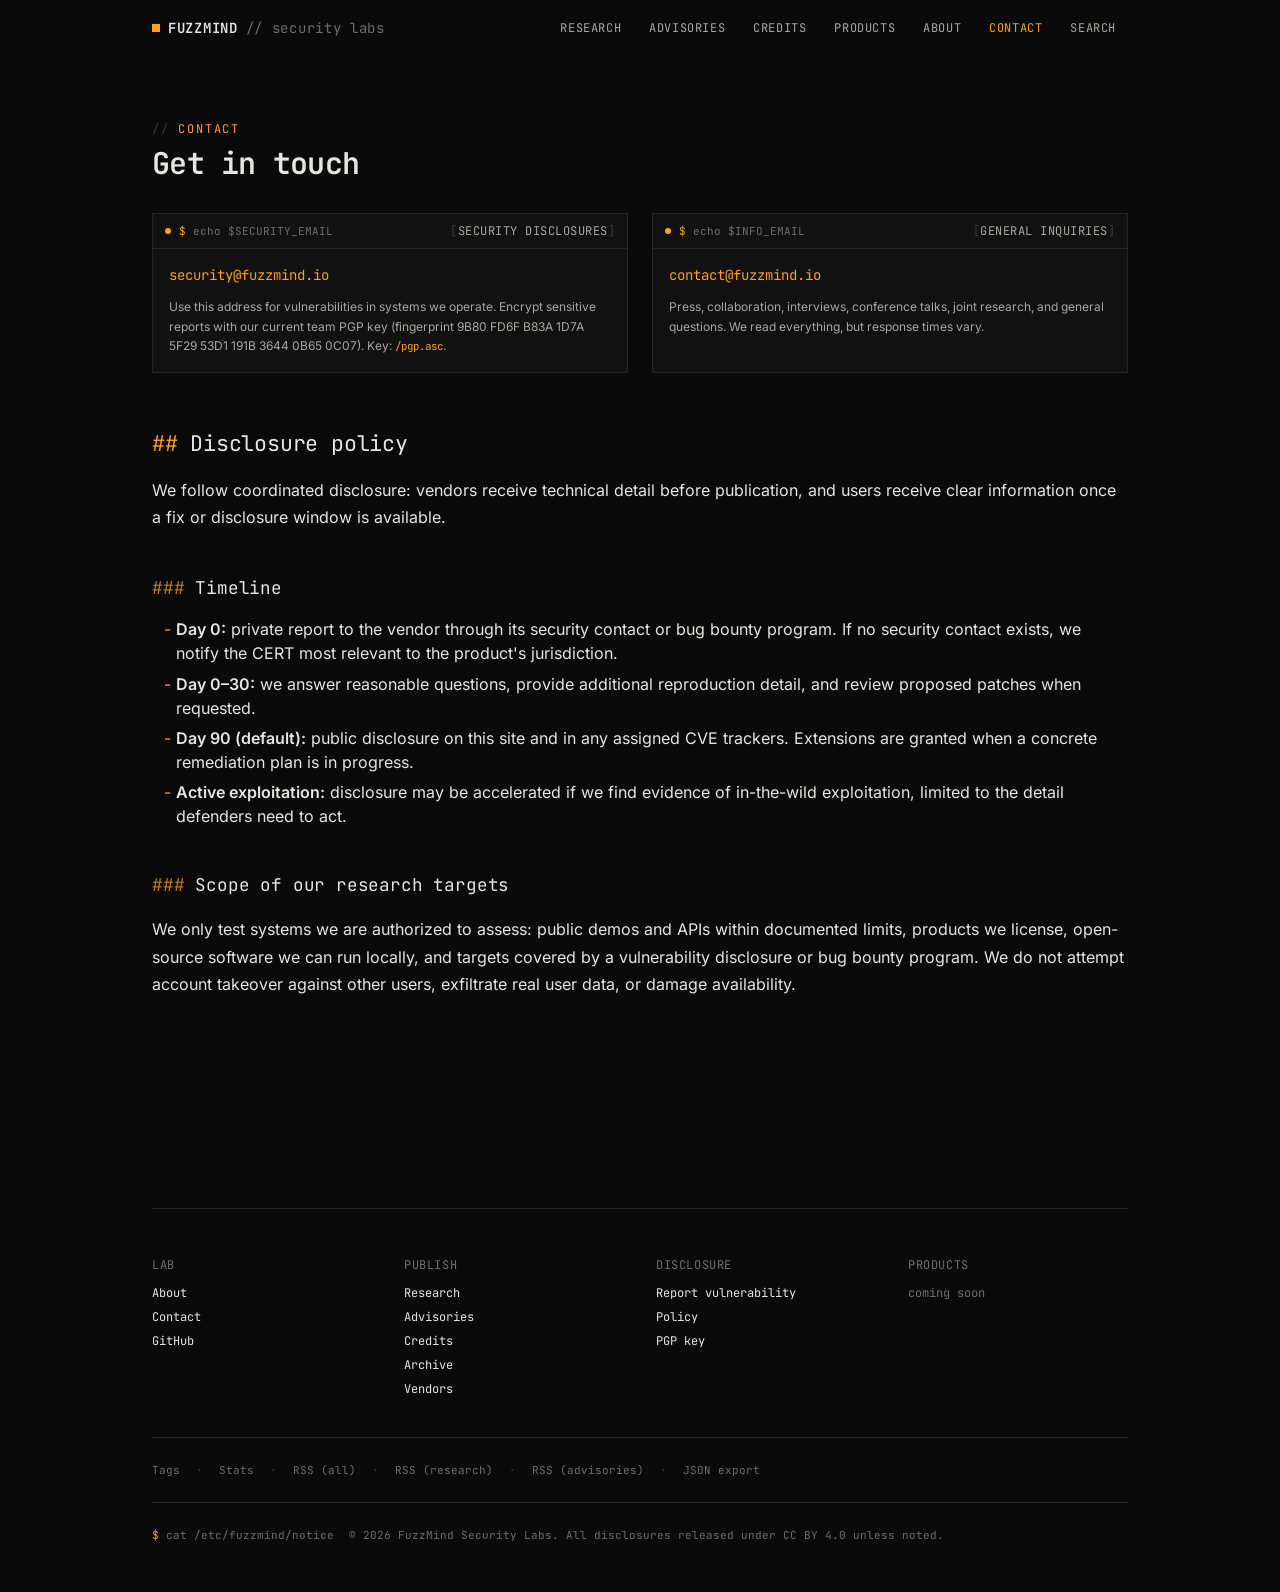
<file: contact/index.html>
<!DOCTYPE html><html lang="en"> <head><meta charset="utf-8"><meta name="viewport" content="width=device-width, initial-scale=1"><meta name="generator" content="Astro v6.3.1"><title>Contact // FuzzMind</title><meta name="description" content="Contact FuzzMind Security Labs for security disclosures, research collaboration, and press inquiries."><link rel="canonical" href="https://fuzzmind.io/contact"><meta name="darkreader-lock"><link rel="icon" href="/favicon.svg?v=20260505" type="image/svg+xml"><link rel="icon" href="/favicon.ico?v=20260505" sizes="32x32"><link rel="apple-touch-icon" href="/apple-touch-icon.png?v=20260505" sizes="180x180"><link rel="alternate" type="application/rss+xml" title="FuzzMind Feed" href="/rss.xml"><link rel="sitemap" href="/sitemap-index.xml"><meta property="og:site_name" content="FuzzMind Security Labs"><meta property="og:type" content="website"><meta property="og:url" content="https://fuzzmind.io/contact"><meta property="og:title" content="Contact // FuzzMind"><meta property="og:description" content="Contact FuzzMind Security Labs for security disclosures, research collaboration, and press inquiries."><meta property="og:image" content="https://fuzzmind.io/og/default.png"><meta property="og:image:width" content="1200"><meta property="og:image:height" content="630"><meta name="twitter:card" content="summary_large_image"><meta name="twitter:title" content="Contact // FuzzMind"><meta name="twitter:description" content="Contact FuzzMind Security Labs for security disclosures, research collaboration, and press inquiries."><meta name="twitter:image" content="https://fuzzmind.io/og/default.png"><script type="application/ld+json">[{"@context":"https://schema.org","@type":"Organization","name":"FuzzMind Security Labs","url":"https://fuzzmind.io","logo":"https://fuzzmind.io/favicon.svg","sameAs":["https://github.com/fuzzmind","https://twitter.com/fuzzmindlabs","https://infosec.exchange/@fuzzmind"]}]</script><meta name="theme-color" content="#0a0a0a"><meta name="astro-view-transitions-enabled" content="true"><meta name="astro-view-transitions-fallback" content="animate"><script type="module" src="/_astro/ClientRouter.astro_astro_type_script_index_0_lang.BXlx6Qaq.js"></script><link rel="stylesheet" href="/_astro/Base.C2GXAT0G.css"><script type="module" src="/_astro/page.DZYIYqmg.js"></script></head> <body class="bg-ink text-bone"> <a href="#main" class="sr-only focus:not-sr-only fixed top-2 left-2 z-50 bg-amber text-ink px-3 py-1 mono text-xs"> skip to content </a> <div id="read-progress"></div> <header id="site-header" class="border-b border-ink-300 bg-ink/90 backdrop-blur sticky top-0 z-50 transition-all duration-300 ease-in-out data-[scrolled=false]:bg-transparent data-[scrolled=false]:border-transparent data-[scrolled=false]:backdrop-blur-none"> <div class="mx-auto max-w-5xl px-4 sm:px-6 h-14 flex items-center justify-between gap-2"> <a href="/" data-astro-reload class="group flex items-center gap-2 mono text-sm tracking-wider shrink-0" aria-label="FuzzMind home"> <span class="inline-block size-2 bg-amber group-hover:bg-amber-bright transition-colors group-hover:animate-pulse"></span> <span class="font-semibold group-hover:text-amber transition-colors group-hover:animate-glitch">FUZZMIND</span> <span class="text-bone-muted hidden md:inline group-hover:text-bone-dim transition-colors">// security labs</span> </a>  <nav class="hidden sm:flex items-center gap-0 sm:gap-1"> <a href="/research" data-astro-reload class="mono text-[11px] sm:text-xs uppercase tracking-wider px-2 sm:px-3 py-1.5 hover:text-amber transition-colors text-bone-dim"> Research </a><a href="/advisories" data-astro-reload class="mono text-[11px] sm:text-xs uppercase tracking-wider px-2 sm:px-3 py-1.5 hover:text-amber transition-colors text-bone-dim"> Advisories </a><a href="/credits" data-astro-reload class="mono text-[11px] sm:text-xs uppercase tracking-wider px-2 sm:px-3 py-1.5 hover:text-amber transition-colors text-bone-dim"> Credits </a><a href="/products" data-astro-reload class="mono text-[11px] sm:text-xs uppercase tracking-wider px-2 sm:px-3 py-1.5 hover:text-amber transition-colors text-bone-dim"> Products </a><a href="/about" data-astro-reload class="mono text-[11px] sm:text-xs uppercase tracking-wider px-2 sm:px-3 py-1.5 hover:text-amber transition-colors text-bone-dim"> About </a><a href="/contact" data-astro-reload class="mono text-[11px] sm:text-xs uppercase tracking-wider px-2 sm:px-3 py-1.5 hover:text-amber transition-colors text-amber" aria-current="page"> Contact </a> <a href="/search" data-astro-reload class="mono text-[11px] sm:text-xs uppercase tracking-wider px-2 sm:px-3 py-1.5 hover:text-amber transition-colors text-bone-dim"> Search </a> </nav>  <button id="mobile-menu-toggle" type="button" class="sm:hidden flex items-center justify-center size-9 -mr-1 text-bone-dim hover:text-amber" aria-label="Open menu" aria-expanded="false" aria-controls="mobile-menu" data-menu-open-label="Open menu" data-menu-close-label="Close menu"> <svg class="size-6" viewBox="0 0 24 24" fill="none" stroke="currentColor" stroke-width="1.75" stroke-linecap="square" aria-hidden="true"> <line data-hb="1" x1="4" y1="7" x2="20" y2="7"></line> <line data-hb="2" x1="4" y1="12" x2="20" y2="12"></line> <line data-hb="3" x1="4" y1="17" x2="20" y2="17"></line> </svg> </button> </div>  <div id="mobile-menu" class="sm:hidden absolute w-full left-0 border-t border-ink-300 bg-ink/95 backdrop-blur transition-all duration-300 ease-[cubic-bezier(0.16,1,0.3,1)] opacity-0 -translate-y-2 pointer-events-none shadow-2xl" aria-hidden="true"> <nav class="mx-auto max-w-5xl px-4 py-2 flex flex-col mono text-sm"> <a href="/research" data-astro-reload class="px-2 py-3 uppercase tracking-wider border-b border-ink-300/50 last:border-b-0 hover:text-amber transition-colors text-bone-dim" tabindex="-1"> Research </a><a href="/advisories" data-astro-reload class="px-2 py-3 uppercase tracking-wider border-b border-ink-300/50 last:border-b-0 hover:text-amber transition-colors text-bone-dim" tabindex="-1"> Advisories </a><a href="/credits" data-astro-reload class="px-2 py-3 uppercase tracking-wider border-b border-ink-300/50 last:border-b-0 hover:text-amber transition-colors text-bone-dim" tabindex="-1"> Credits </a><a href="/products" data-astro-reload class="px-2 py-3 uppercase tracking-wider border-b border-ink-300/50 last:border-b-0 hover:text-amber transition-colors text-bone-dim" tabindex="-1"> Products </a><a href="/about" data-astro-reload class="px-2 py-3 uppercase tracking-wider border-b border-ink-300/50 last:border-b-0 hover:text-amber transition-colors text-bone-dim" tabindex="-1"> About </a><a href="/contact" data-astro-reload class="px-2 py-3 uppercase tracking-wider border-b border-ink-300/50 last:border-b-0 hover:text-amber transition-colors text-amber" aria-current="page" tabindex="-1"> Contact </a> <a href="/search" data-astro-reload class="px-2 py-3 uppercase tracking-wider hover:text-amber transition-colors text-bone-dim" tabindex="-1"> Search </a> </nav> </div> </header> <script type="module">function u(){const t=document.getElementById("mobile-menu-toggle"),n=document.getElementById("mobile-menu");if(!t||!n||t.dataset.bound)return;t.dataset.bound="1";const l=Array.from(n.querySelectorAll("a")),i=e=>{n.setAttribute("aria-hidden",String(!e)),l.forEach(a=>{e?a.removeAttribute("tabindex"):a.setAttribute("tabindex","-1")})},c=()=>{n.classList.remove("opacity-0","-translate-y-2","pointer-events-none"),n.classList.add("opacity-100","translate-y-0","pointer-events-auto"),i(!0),t.setAttribute("aria-expanded","true"),t.setAttribute("aria-label",t.dataset.menuCloseLabel||"Close menu");const[e,a,s]=t.querySelectorAll("line");e&&a&&s&&(e.setAttribute("transform","rotate(45 12 12) translate(0 5)"),a.setAttribute("opacity","0"),s.setAttribute("transform","rotate(-45 12 12) translate(0 -5)"))},r=()=>{const e=document.activeElement;e&&n.contains(e)&&t.focus(),n.classList.add("opacity-0","-translate-y-2","pointer-events-none"),n.classList.remove("opacity-100","translate-y-0","pointer-events-auto"),i(!1),t.setAttribute("aria-expanded","false"),t.setAttribute("aria-label",t.dataset.menuOpenLabel||"Open menu");const[a,s,d]=t.querySelectorAll("line");a&&s&&d&&(a.removeAttribute("transform"),s.removeAttribute("opacity"),d.removeAttribute("transform"))};i(!1),t.addEventListener("click",()=>{t.getAttribute("aria-expanded")==="true"?r():c()}),l.forEach(e=>e.addEventListener("click",r)),document.addEventListener("keydown",e=>{e.key==="Escape"&&t.getAttribute("aria-expanded")==="true"&&r()}),document.addEventListener("click",e=>{if(t.getAttribute("aria-expanded")!=="true")return;const a=e.target;a&&(t.contains(a)||n.contains(a)||r())}),window.matchMedia("(min-width: 640px)").addEventListener("change",e=>{e.matches&&r()});const o=document.getElementById("site-header");if(o){const e=()=>{window.scrollY>20?o.dataset.scrolled="true":o.dataset.scrolled="false"};e(),window.addEventListener("scroll",e,{passive:!0})}}document.addEventListener("astro:page-load",u);</script> <main id="main" tabindex="-1">  <section class="mx-auto max-w-5xl px-4 sm:px-6 py-12 sm:py-16"> <div class="flex flex-wrap items-end justify-between gap-x-4 gap-y-2 mb-6 sm:mb-8"> <div> <div class="mono text-xs text-amber uppercase tracking-[0.15em] mb-2"> <span class="text-ink-500">//</span> contact </div> <h2 class="mono text-xl sm:text-2xl md:text-3xl font-semibold tracking-tight">Get in touch</h2> </div>  </div> <div class="grid grid-cols-1 md:grid-cols-2 gap-6 mb-12"> <div class="border border-ink-300 bg-ink-50"> <div class="flex items-center justify-between gap-3 border-b border-ink-300 px-3 py-2 mono text-[11px] text-bone-muted"> <div class="flex items-center gap-2 min-w-0"> <span class="inline-block size-1.5 rounded-full bg-amber shrink-0"></span> <span class="truncate"> <span class="text-amber">$</span> echo $SECURITY_EMAIL </span> </div> <span class="bracket-tag whitespace-nowrap shrink-0">security disclosures</span> </div> <div class="p-4">  <p class="mono text-sm"> <button type="button" class="inline border-0 bg-transparent p-0 font-inherit cursor-pointer text-amber hover:text-amber-bright" data-email-link data-email="security@fuzzmind.io" data-default-label="security@fuzzmind.io" data-copied-label="copied" data-copy-failed-label="copy unavailable" aria-label="Copy security@fuzzmind.io" aria-live="polite"> security@fuzzmind.io </button> <script type="module">async function s(t){if(!navigator.clipboard?.writeText)return!1;try{return await navigator.clipboard.writeText(t),!0}catch{return!1}}function l(){document.querySelectorAll("[data-email-link]").forEach(t=>{if(!(t instanceof HTMLButtonElement)||t.dataset.emailBound==="true")return;t.dataset.emailBound="true";let e;const a=t.dataset.defaultLabel||t.textContent?.trim()||"",i=()=>{e!==void 0&&(window.clearTimeout(e),e=void 0)},r=()=>{i(),t.textContent=a,delete t.dataset.copyState};t.addEventListener("click",async n=>{n.preventDefault();const o=t.dataset.email||a,c=await s(o);t.dataset.copyState=c?"copied":"failed",t.textContent=c?t.dataset.copiedLabel||a:t.dataset.copyFailedLabel||a,i(),e=window.setTimeout(r,500)})})}l();document.addEventListener("astro:page-load",l);</script> </p> <p class="mt-3 text-xs text-bone-dim leading-relaxed"> Use this address for vulnerabilities in systems we operate. Encrypt sensitive reports with our current team PGP key (fingerprint 9B80 FD6F B83A 1D7A 5F29 53D1 191B 3644 0B65 0C07). Key:  <a href="/pgp.asc" download="fuzzmind-pgp.asc" class="text-amber hover:underline"><code>/pgp.asc</code></a>.
</p>  </div> </div> <div class="border border-ink-300 bg-ink-50"> <div class="flex items-center justify-between gap-3 border-b border-ink-300 px-3 py-2 mono text-[11px] text-bone-muted"> <div class="flex items-center gap-2 min-w-0"> <span class="inline-block size-1.5 rounded-full bg-amber shrink-0"></span> <span class="truncate"> <span class="text-amber">$</span> echo $INFO_EMAIL </span> </div> <span class="bracket-tag whitespace-nowrap shrink-0">general inquiries</span> </div> <div class="p-4">  <p class="mono text-sm"> <button type="button" class="inline border-0 bg-transparent p-0 font-inherit cursor-pointer text-amber hover:text-amber-bright" data-email-link data-email="contact@fuzzmind.io" data-default-label="contact@fuzzmind.io" data-copied-label="copied" data-copy-failed-label="copy unavailable" aria-label="Copy contact@fuzzmind.io" aria-live="polite"> contact@fuzzmind.io </button>  </p> <p class="mt-3 text-xs text-bone-dim leading-relaxed"> Press, collaboration, interviews, conference talks, joint research, and general questions. We read everything, but response times vary. </p>  </div> </div> </div> <div id="policy" class="prose-research"> <h2>Disclosure policy</h2> <p>We follow coordinated disclosure: vendors receive technical detail before publication, and users receive clear information once a fix or disclosure window is available.</p> <h3>Timeline</h3> <ul> <li> <strong>Day 0:</strong> private report to the vendor through its security contact or bug bounty program. If no security contact exists, we notify the CERT most relevant to the product&#39;s jurisdiction. </li><li> <strong>Day 0–30:</strong> we answer reasonable questions, provide additional reproduction detail, and review proposed patches when requested. </li><li> <strong>Day 90 (default):</strong> public disclosure on this site and in any assigned CVE trackers. Extensions are granted when a concrete remediation plan is in progress. </li><li> <strong>Active exploitation:</strong> disclosure may be accelerated if we find evidence of in-the-wild exploitation, limited to the detail defenders need to act. </li> </ul> <h3>Scope of our research targets</h3> <p>We only test systems we are authorized to assess: public demos and APIs within documented limits, products we license, open-source software we can run locally, and targets covered by a vulnerability disclosure or bug bounty program. We do not attempt account takeover against other users, exfiltrate real user data, or damage availability.</p> </div> </section>  </main> <footer id="site-footer" class="mt-24 sm:mt-32"> <div class="mx-auto max-w-5xl px-4 sm:px-6"> <div class="py-10 sm:py-12 border-t border-ink-300"> <div class="grid grid-cols-2 md:grid-cols-4 gap-8 mono text-xs"> <div> <div class="text-bone-muted uppercase tracking-wider mb-3">Lab</div> <ul class="space-y-2"> <li><a href="/about" class="inline-block hover:text-amber hover:translate-x-1 transition-all">About</a></li> <li><a href="/contact" class="inline-block hover:text-amber hover:translate-x-1 transition-all">Contact</a></li> <li><a href="https://github.com/fuzzmind" target="_blank" rel="noopener" class="inline-block hover:text-amber hover:translate-x-1 transition-all">GitHub</a></li> </ul> </div> <div> <div class="text-bone-muted uppercase tracking-wider mb-3">Publish</div> <ul class="space-y-2"> <li><a href="/research" class="inline-block hover:text-amber hover:translate-x-1 transition-all">Research</a></li> <li><a href="/advisories" class="inline-block hover:text-amber hover:translate-x-1 transition-all">Advisories</a></li> <li><a href="/credits" class="inline-block hover:text-amber hover:translate-x-1 transition-all">Credits</a></li> <li><a href="/archive" class="inline-block hover:text-amber hover:translate-x-1 transition-all">Archive</a></li> <li><a href="/vendors" class="inline-block hover:text-amber hover:translate-x-1 transition-all">Vendors</a></li> </ul> </div> <div> <div class="text-bone-muted uppercase tracking-wider mb-3">Disclosure</div> <ul class="space-y-2"> <li><a href="/security" class="inline-block hover:text-amber hover:translate-x-1 transition-all">Report vulnerability</a></li> <li><a href="/contact#policy" class="inline-block hover:text-amber hover:translate-x-1 transition-all">Policy</a></li> <li><a href="/pgp.asc" download="fuzzmind-pgp.asc" class="inline-block hover:text-amber hover:translate-x-1 transition-all">PGP key</a></li> </ul> </div> <div> <div class="text-bone-muted uppercase tracking-wider mb-3"> <a href="/products" class="inline-block hover:text-amber transition-colors">Products</a> </div> <div class="text-bone-muted">coming soon</div> </div> </div>  <div class="mt-10 pt-6 border-t border-ink-300 mono text-[11px] text-bone-muted flex flex-wrap items-center gap-x-4 gap-y-2"> <a href="/tags" class="hover:text-amber transition-colors">Tags</a> <span class="text-ink-500">·</span> <a href="/stats" class="hover:text-amber transition-colors">Stats</a> <span class="text-ink-500">·</span> <a href="/rss.xml" target="_blank" rel="noopener" class="hover:text-amber transition-colors">RSS (all)</a> <span class="text-ink-500">·</span> <a href="/research.rss.xml" target="_blank" rel="noopener" class="hover:text-amber transition-colors">RSS (research)</a> <span class="text-ink-500">·</span> <a href="/advisories.rss.xml" target="_blank" rel="noopener" class="hover:text-amber transition-colors">RSS (advisories)</a> <span class="text-ink-500">·</span> <a href="/advisories.json" target="_blank" rel="noopener" class="hover:text-amber transition-colors">JSON export</a> </div> <div class="mt-6 pt-6 border-t border-ink-300 mono text-[11px] text-bone-muted"> <span class="text-amber">$</span> cat /etc/fuzzmind/notice <span class="ml-2">© 2026 FuzzMind Security Labs. All disclosures released under CC BY 4.0 unless noted.</span> </div> </div> </div> </footer> <script type="module">function o(){const e=document.getElementById("read-progress");if(!e||e.dataset.bound)return;e.dataset.bound="1";const t=()=>{const n=document.documentElement.scrollHeight-window.innerHeight;if(n<=0){e.style.width="0%";return}const d=Math.min(100,window.scrollY/n*100);e.style.width=d+"%"};t(),window.addEventListener("scroll",t,{passive:!0}),window.addEventListener("resize",t)}document.addEventListener("astro:page-load",o);</script> <script type="module" src="/_astro/Base.astro_astro_type_script_index_1_lang.JzigmqdE.js"></script> <script type="module" src="/_astro/Base.astro_astro_type_script_index_2_lang.CDTCWgGa.js"></script> <script type="module">const o=window;o.__fuzzmindSearchShortcutBound||(o.__fuzzmindSearchShortcutBound=!0,document.addEventListener("keydown",t=>{if(t.key==="/"&&!t.ctrlKey&&!t.metaKey){const e=t.target,n=e.tagName.toLowerCase();if(n==="input"||n==="textarea"||e.isContentEditable)return;t.preventDefault(),window.location.href="/search"}}));</script> <script type="module" src="/_astro/Base.astro_astro_type_script_index_4_lang.CGzw0GMP.js"></script> </body> </html>
</file>
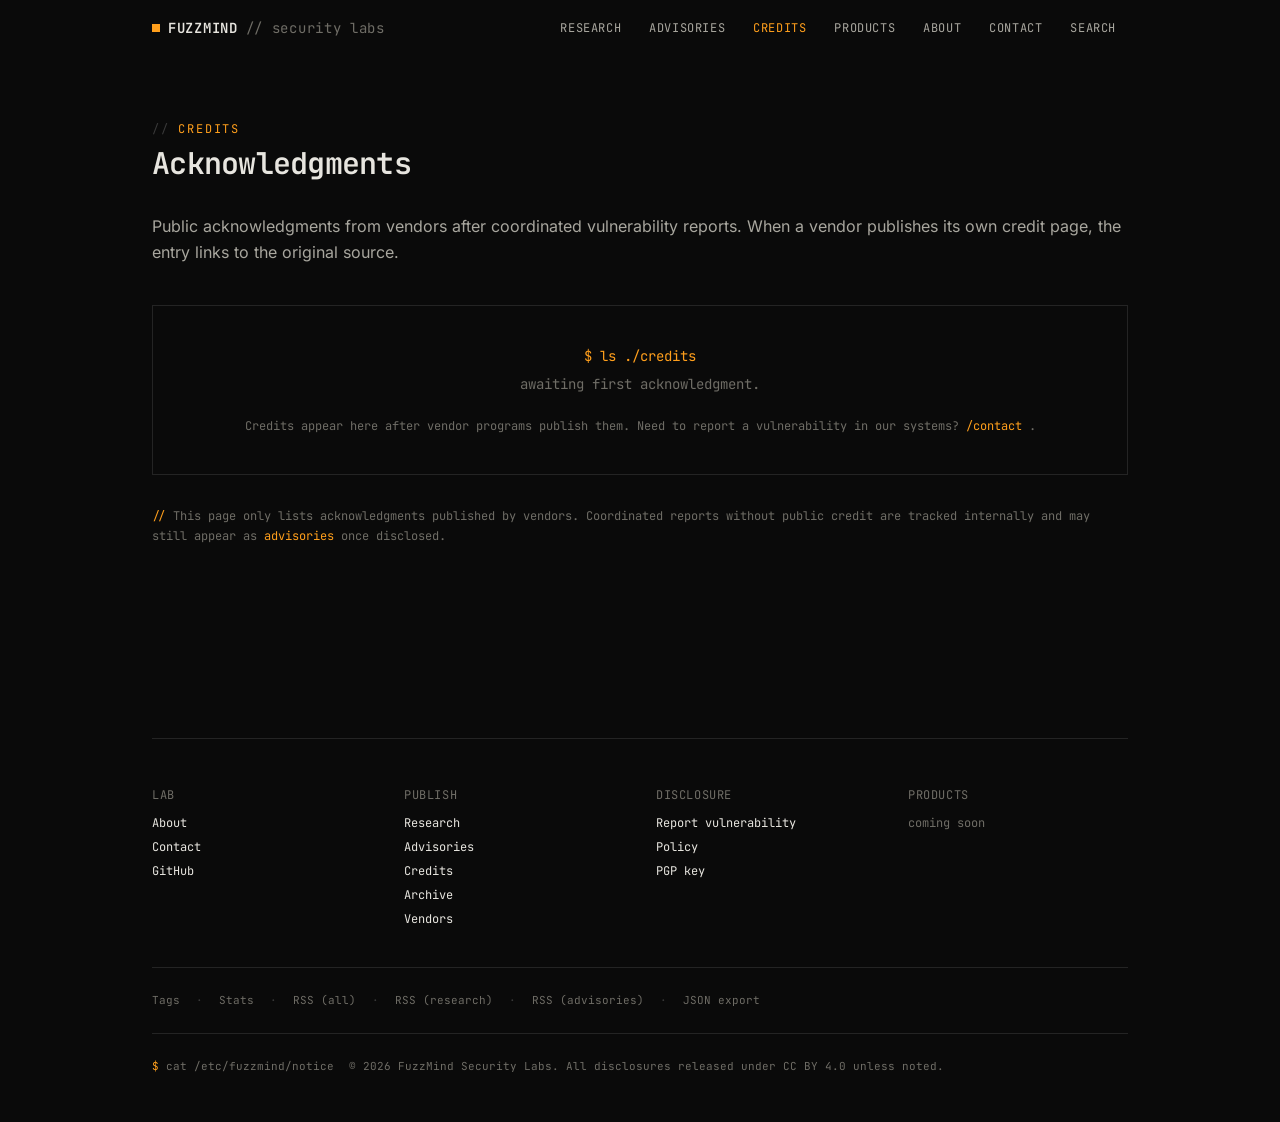
<file: credits/index.html>
<!DOCTYPE html><html lang="en"> <head><meta charset="utf-8"><meta name="viewport" content="width=device-width, initial-scale=1"><meta name="generator" content="Astro v6.3.1"><title>Credits // FuzzMind</title><meta name="description" content="Vendor acknowledgments received for coordinated vulnerability disclosures."><link rel="canonical" href="https://fuzzmind.io/credits"><meta name="darkreader-lock"><link rel="icon" href="/favicon.svg?v=20260505" type="image/svg+xml"><link rel="icon" href="/favicon.ico?v=20260505" sizes="32x32"><link rel="apple-touch-icon" href="/apple-touch-icon.png?v=20260505" sizes="180x180"><link rel="alternate" type="application/rss+xml" title="FuzzMind Feed" href="/rss.xml"><link rel="sitemap" href="/sitemap-index.xml"><meta property="og:site_name" content="FuzzMind Security Labs"><meta property="og:type" content="website"><meta property="og:url" content="https://fuzzmind.io/credits"><meta property="og:title" content="Credits // FuzzMind"><meta property="og:description" content="Vendor acknowledgments received for coordinated vulnerability disclosures."><meta property="og:image" content="https://fuzzmind.io/og/default.png"><meta property="og:image:width" content="1200"><meta property="og:image:height" content="630"><meta name="twitter:card" content="summary_large_image"><meta name="twitter:title" content="Credits // FuzzMind"><meta name="twitter:description" content="Vendor acknowledgments received for coordinated vulnerability disclosures."><meta name="twitter:image" content="https://fuzzmind.io/og/default.png"><script type="application/ld+json">[{"@context":"https://schema.org","@type":"Organization","name":"FuzzMind Security Labs","url":"https://fuzzmind.io","logo":"https://fuzzmind.io/favicon.svg","sameAs":["https://github.com/fuzzmind","https://twitter.com/fuzzmindlabs","https://infosec.exchange/@fuzzmind"]}]</script><meta name="theme-color" content="#0a0a0a"><meta name="astro-view-transitions-enabled" content="true"><meta name="astro-view-transitions-fallback" content="animate"><script type="module" src="/_astro/ClientRouter.astro_astro_type_script_index_0_lang.BXlx6Qaq.js"></script><link rel="stylesheet" href="/_astro/Base.C2GXAT0G.css"><script type="module" src="/_astro/page.DZYIYqmg.js"></script></head> <body class="bg-ink text-bone"> <a href="#main" class="sr-only focus:not-sr-only fixed top-2 left-2 z-50 bg-amber text-ink px-3 py-1 mono text-xs"> skip to content </a> <div id="read-progress"></div> <header id="site-header" class="border-b border-ink-300 bg-ink/90 backdrop-blur sticky top-0 z-50 transition-all duration-300 ease-in-out data-[scrolled=false]:bg-transparent data-[scrolled=false]:border-transparent data-[scrolled=false]:backdrop-blur-none"> <div class="mx-auto max-w-5xl px-4 sm:px-6 h-14 flex items-center justify-between gap-2"> <a href="/" data-astro-reload class="group flex items-center gap-2 mono text-sm tracking-wider shrink-0" aria-label="FuzzMind home"> <span class="inline-block size-2 bg-amber group-hover:bg-amber-bright transition-colors group-hover:animate-pulse"></span> <span class="font-semibold group-hover:text-amber transition-colors group-hover:animate-glitch">FUZZMIND</span> <span class="text-bone-muted hidden md:inline group-hover:text-bone-dim transition-colors">// security labs</span> </a>  <nav class="hidden sm:flex items-center gap-0 sm:gap-1"> <a href="/research" data-astro-reload class="mono text-[11px] sm:text-xs uppercase tracking-wider px-2 sm:px-3 py-1.5 hover:text-amber transition-colors text-bone-dim"> Research </a><a href="/advisories" data-astro-reload class="mono text-[11px] sm:text-xs uppercase tracking-wider px-2 sm:px-3 py-1.5 hover:text-amber transition-colors text-bone-dim"> Advisories </a><a href="/credits" data-astro-reload class="mono text-[11px] sm:text-xs uppercase tracking-wider px-2 sm:px-3 py-1.5 hover:text-amber transition-colors text-amber" aria-current="page"> Credits </a><a href="/products" data-astro-reload class="mono text-[11px] sm:text-xs uppercase tracking-wider px-2 sm:px-3 py-1.5 hover:text-amber transition-colors text-bone-dim"> Products </a><a href="/about" data-astro-reload class="mono text-[11px] sm:text-xs uppercase tracking-wider px-2 sm:px-3 py-1.5 hover:text-amber transition-colors text-bone-dim"> About </a><a href="/contact" data-astro-reload class="mono text-[11px] sm:text-xs uppercase tracking-wider px-2 sm:px-3 py-1.5 hover:text-amber transition-colors text-bone-dim"> Contact </a> <a href="/search" data-astro-reload class="mono text-[11px] sm:text-xs uppercase tracking-wider px-2 sm:px-3 py-1.5 hover:text-amber transition-colors text-bone-dim"> Search </a> </nav>  <button id="mobile-menu-toggle" type="button" class="sm:hidden flex items-center justify-center size-9 -mr-1 text-bone-dim hover:text-amber" aria-label="Open menu" aria-expanded="false" aria-controls="mobile-menu" data-menu-open-label="Open menu" data-menu-close-label="Close menu"> <svg class="size-6" viewBox="0 0 24 24" fill="none" stroke="currentColor" stroke-width="1.75" stroke-linecap="square" aria-hidden="true"> <line data-hb="1" x1="4" y1="7" x2="20" y2="7"></line> <line data-hb="2" x1="4" y1="12" x2="20" y2="12"></line> <line data-hb="3" x1="4" y1="17" x2="20" y2="17"></line> </svg> </button> </div>  <div id="mobile-menu" class="sm:hidden absolute w-full left-0 border-t border-ink-300 bg-ink/95 backdrop-blur transition-all duration-300 ease-[cubic-bezier(0.16,1,0.3,1)] opacity-0 -translate-y-2 pointer-events-none shadow-2xl" aria-hidden="true"> <nav class="mx-auto max-w-5xl px-4 py-2 flex flex-col mono text-sm"> <a href="/research" data-astro-reload class="px-2 py-3 uppercase tracking-wider border-b border-ink-300/50 last:border-b-0 hover:text-amber transition-colors text-bone-dim" tabindex="-1"> Research </a><a href="/advisories" data-astro-reload class="px-2 py-3 uppercase tracking-wider border-b border-ink-300/50 last:border-b-0 hover:text-amber transition-colors text-bone-dim" tabindex="-1"> Advisories </a><a href="/credits" data-astro-reload class="px-2 py-3 uppercase tracking-wider border-b border-ink-300/50 last:border-b-0 hover:text-amber transition-colors text-amber" aria-current="page" tabindex="-1"> Credits </a><a href="/products" data-astro-reload class="px-2 py-3 uppercase tracking-wider border-b border-ink-300/50 last:border-b-0 hover:text-amber transition-colors text-bone-dim" tabindex="-1"> Products </a><a href="/about" data-astro-reload class="px-2 py-3 uppercase tracking-wider border-b border-ink-300/50 last:border-b-0 hover:text-amber transition-colors text-bone-dim" tabindex="-1"> About </a><a href="/contact" data-astro-reload class="px-2 py-3 uppercase tracking-wider border-b border-ink-300/50 last:border-b-0 hover:text-amber transition-colors text-bone-dim" tabindex="-1"> Contact </a> <a href="/search" data-astro-reload class="px-2 py-3 uppercase tracking-wider hover:text-amber transition-colors text-bone-dim" tabindex="-1"> Search </a> </nav> </div> </header> <script type="module">function u(){const t=document.getElementById("mobile-menu-toggle"),n=document.getElementById("mobile-menu");if(!t||!n||t.dataset.bound)return;t.dataset.bound="1";const l=Array.from(n.querySelectorAll("a")),i=e=>{n.setAttribute("aria-hidden",String(!e)),l.forEach(a=>{e?a.removeAttribute("tabindex"):a.setAttribute("tabindex","-1")})},c=()=>{n.classList.remove("opacity-0","-translate-y-2","pointer-events-none"),n.classList.add("opacity-100","translate-y-0","pointer-events-auto"),i(!0),t.setAttribute("aria-expanded","true"),t.setAttribute("aria-label",t.dataset.menuCloseLabel||"Close menu");const[e,a,s]=t.querySelectorAll("line");e&&a&&s&&(e.setAttribute("transform","rotate(45 12 12) translate(0 5)"),a.setAttribute("opacity","0"),s.setAttribute("transform","rotate(-45 12 12) translate(0 -5)"))},r=()=>{const e=document.activeElement;e&&n.contains(e)&&t.focus(),n.classList.add("opacity-0","-translate-y-2","pointer-events-none"),n.classList.remove("opacity-100","translate-y-0","pointer-events-auto"),i(!1),t.setAttribute("aria-expanded","false"),t.setAttribute("aria-label",t.dataset.menuOpenLabel||"Open menu");const[a,s,d]=t.querySelectorAll("line");a&&s&&d&&(a.removeAttribute("transform"),s.removeAttribute("opacity"),d.removeAttribute("transform"))};i(!1),t.addEventListener("click",()=>{t.getAttribute("aria-expanded")==="true"?r():c()}),l.forEach(e=>e.addEventListener("click",r)),document.addEventListener("keydown",e=>{e.key==="Escape"&&t.getAttribute("aria-expanded")==="true"&&r()}),document.addEventListener("click",e=>{if(t.getAttribute("aria-expanded")!=="true")return;const a=e.target;a&&(t.contains(a)||n.contains(a)||r())}),window.matchMedia("(min-width: 640px)").addEventListener("change",e=>{e.matches&&r()});const o=document.getElementById("site-header");if(o){const e=()=>{window.scrollY>20?o.dataset.scrolled="true":o.dataset.scrolled="false"};e(),window.addEventListener("scroll",e,{passive:!0})}}document.addEventListener("astro:page-load",u);</script> <main id="main" tabindex="-1">  <section class="mx-auto max-w-5xl px-4 sm:px-6 py-12 sm:py-16"> <div class="flex flex-wrap items-end justify-between gap-x-4 gap-y-2 mb-6 sm:mb-8"> <div> <div class="mono text-xs text-amber uppercase tracking-[0.15em] mb-2"> <span class="text-ink-500">//</span> credits </div> <h1 class="mono text-xl sm:text-2xl md:text-3xl font-semibold tracking-tight">Acknowledgments</h1> </div>  </div> <p class="text-bone-dim leading-relaxed mb-10"> Public acknowledgments from vendors after coordinated vulnerability reports. When a vendor publishes its own credit page, the entry links to the original source. </p> <div class="border border-ink-300 p-10 mono text-sm text-bone-muted text-center"> <div class="text-amber mb-2">$ ls ./credits</div> <div>awaiting first acknowledgment.</div> <div class="mt-6 text-xs"> Credits appear here after vendor programs publish them. Need to report a vulnerability in our systems?  <a href="/contact" class="text-amber hover:text-amber-bright"> /contact </a>
.
</div> </div> <p class="mt-8 mono text-xs text-bone-muted leading-relaxed"> <span class="text-amber">//</span> This page only lists acknowledgments published by vendors. Coordinated reports without public credit are tracked internally and may still appear as  <a href="/advisories" class="text-amber hover:text-amber-bright">advisories</a> once disclosed. </p> </section>  </main> <footer id="site-footer" class="mt-24 sm:mt-32"> <div class="mx-auto max-w-5xl px-4 sm:px-6"> <div class="py-10 sm:py-12 border-t border-ink-300"> <div class="grid grid-cols-2 md:grid-cols-4 gap-8 mono text-xs"> <div> <div class="text-bone-muted uppercase tracking-wider mb-3">Lab</div> <ul class="space-y-2"> <li><a href="/about" class="inline-block hover:text-amber hover:translate-x-1 transition-all">About</a></li> <li><a href="/contact" class="inline-block hover:text-amber hover:translate-x-1 transition-all">Contact</a></li> <li><a href="https://github.com/fuzzmind" target="_blank" rel="noopener" class="inline-block hover:text-amber hover:translate-x-1 transition-all">GitHub</a></li> </ul> </div> <div> <div class="text-bone-muted uppercase tracking-wider mb-3">Publish</div> <ul class="space-y-2"> <li><a href="/research" class="inline-block hover:text-amber hover:translate-x-1 transition-all">Research</a></li> <li><a href="/advisories" class="inline-block hover:text-amber hover:translate-x-1 transition-all">Advisories</a></li> <li><a href="/credits" class="inline-block hover:text-amber hover:translate-x-1 transition-all">Credits</a></li> <li><a href="/archive" class="inline-block hover:text-amber hover:translate-x-1 transition-all">Archive</a></li> <li><a href="/vendors" class="inline-block hover:text-amber hover:translate-x-1 transition-all">Vendors</a></li> </ul> </div> <div> <div class="text-bone-muted uppercase tracking-wider mb-3">Disclosure</div> <ul class="space-y-2"> <li><a href="/security" class="inline-block hover:text-amber hover:translate-x-1 transition-all">Report vulnerability</a></li> <li><a href="/contact#policy" class="inline-block hover:text-amber hover:translate-x-1 transition-all">Policy</a></li> <li><a href="/pgp.asc" download="fuzzmind-pgp.asc" class="inline-block hover:text-amber hover:translate-x-1 transition-all">PGP key</a></li> </ul> </div> <div> <div class="text-bone-muted uppercase tracking-wider mb-3"> <a href="/products" class="inline-block hover:text-amber transition-colors">Products</a> </div> <div class="text-bone-muted">coming soon</div> </div> </div>  <div class="mt-10 pt-6 border-t border-ink-300 mono text-[11px] text-bone-muted flex flex-wrap items-center gap-x-4 gap-y-2"> <a href="/tags" class="hover:text-amber transition-colors">Tags</a> <span class="text-ink-500">·</span> <a href="/stats" class="hover:text-amber transition-colors">Stats</a> <span class="text-ink-500">·</span> <a href="/rss.xml" target="_blank" rel="noopener" class="hover:text-amber transition-colors">RSS (all)</a> <span class="text-ink-500">·</span> <a href="/research.rss.xml" target="_blank" rel="noopener" class="hover:text-amber transition-colors">RSS (research)</a> <span class="text-ink-500">·</span> <a href="/advisories.rss.xml" target="_blank" rel="noopener" class="hover:text-amber transition-colors">RSS (advisories)</a> <span class="text-ink-500">·</span> <a href="/advisories.json" target="_blank" rel="noopener" class="hover:text-amber transition-colors">JSON export</a> </div> <div class="mt-6 pt-6 border-t border-ink-300 mono text-[11px] text-bone-muted"> <span class="text-amber">$</span> cat /etc/fuzzmind/notice <span class="ml-2">© 2026 FuzzMind Security Labs. All disclosures released under CC BY 4.0 unless noted.</span> </div> </div> </div> </footer> <script type="module">function o(){const e=document.getElementById("read-progress");if(!e||e.dataset.bound)return;e.dataset.bound="1";const t=()=>{const n=document.documentElement.scrollHeight-window.innerHeight;if(n<=0){e.style.width="0%";return}const d=Math.min(100,window.scrollY/n*100);e.style.width=d+"%"};t(),window.addEventListener("scroll",t,{passive:!0}),window.addEventListener("resize",t)}document.addEventListener("astro:page-load",o);</script> <script type="module" src="/_astro/Base.astro_astro_type_script_index_1_lang.JzigmqdE.js"></script> <script type="module" src="/_astro/Base.astro_astro_type_script_index_2_lang.CDTCWgGa.js"></script> <script type="module">const o=window;o.__fuzzmindSearchShortcutBound||(o.__fuzzmindSearchShortcutBound=!0,document.addEventListener("keydown",t=>{if(t.key==="/"&&!t.ctrlKey&&!t.metaKey){const e=t.target,n=e.tagName.toLowerCase();if(n==="input"||n==="textarea"||e.isContentEditable)return;t.preventDefault(),window.location.href="/search"}}));</script> <script type="module" src="/_astro/Base.astro_astro_type_script_index_4_lang.CGzw0GMP.js"></script> </body> </html>
</file>
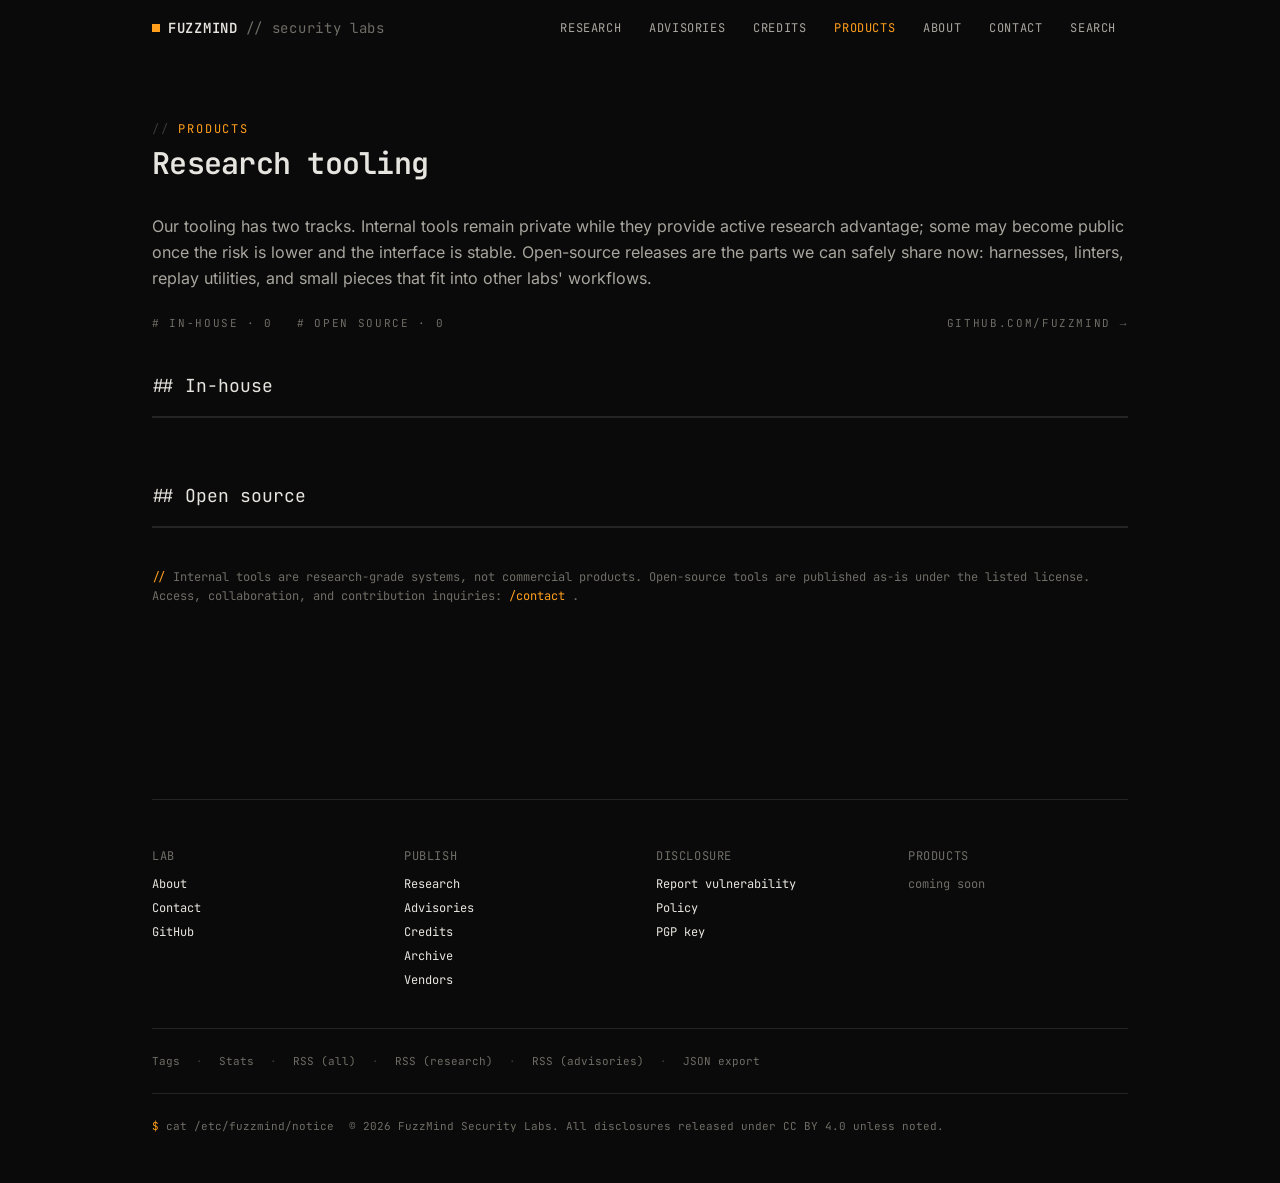
<file: products/index.html>
<!DOCTYPE html><html lang="en"> <head><meta charset="utf-8"><meta name="viewport" content="width=device-width, initial-scale=1"><meta name="generator" content="Astro v6.3.1"><title>Products // FuzzMind</title><meta name="description" content="Internal research tooling and open-source releases from FuzzMind Security Labs."><link rel="canonical" href="https://fuzzmind.io/products"><meta name="darkreader-lock"><link rel="icon" href="/favicon.svg?v=20260505" type="image/svg+xml"><link rel="icon" href="/favicon.ico?v=20260505" sizes="32x32"><link rel="apple-touch-icon" href="/apple-touch-icon.png?v=20260505" sizes="180x180"><link rel="alternate" type="application/rss+xml" title="FuzzMind Feed" href="/rss.xml"><link rel="sitemap" href="/sitemap-index.xml"><meta property="og:site_name" content="FuzzMind Security Labs"><meta property="og:type" content="website"><meta property="og:url" content="https://fuzzmind.io/products"><meta property="og:title" content="Products // FuzzMind"><meta property="og:description" content="Internal research tooling and open-source releases from FuzzMind Security Labs."><meta property="og:image" content="https://fuzzmind.io/og/default.png"><meta property="og:image:width" content="1200"><meta property="og:image:height" content="630"><meta name="twitter:card" content="summary_large_image"><meta name="twitter:title" content="Products // FuzzMind"><meta name="twitter:description" content="Internal research tooling and open-source releases from FuzzMind Security Labs."><meta name="twitter:image" content="https://fuzzmind.io/og/default.png"><script type="application/ld+json">[{"@context":"https://schema.org","@type":"Organization","name":"FuzzMind Security Labs","url":"https://fuzzmind.io","logo":"https://fuzzmind.io/favicon.svg","sameAs":["https://github.com/fuzzmind","https://twitter.com/fuzzmindlabs","https://infosec.exchange/@fuzzmind"]}]</script><meta name="theme-color" content="#0a0a0a"><meta name="astro-view-transitions-enabled" content="true"><meta name="astro-view-transitions-fallback" content="animate"><script type="module" src="/_astro/ClientRouter.astro_astro_type_script_index_0_lang.BXlx6Qaq.js"></script><link rel="stylesheet" href="/_astro/Base.C2GXAT0G.css"><script type="module" src="/_astro/page.DZYIYqmg.js"></script></head> <body class="bg-ink text-bone"> <a href="#main" class="sr-only focus:not-sr-only fixed top-2 left-2 z-50 bg-amber text-ink px-3 py-1 mono text-xs"> skip to content </a> <div id="read-progress"></div> <header id="site-header" class="border-b border-ink-300 bg-ink/90 backdrop-blur sticky top-0 z-50 transition-all duration-300 ease-in-out data-[scrolled=false]:bg-transparent data-[scrolled=false]:border-transparent data-[scrolled=false]:backdrop-blur-none"> <div class="mx-auto max-w-5xl px-4 sm:px-6 h-14 flex items-center justify-between gap-2"> <a href="/" data-astro-reload class="group flex items-center gap-2 mono text-sm tracking-wider shrink-0" aria-label="FuzzMind home"> <span class="inline-block size-2 bg-amber group-hover:bg-amber-bright transition-colors group-hover:animate-pulse"></span> <span class="font-semibold group-hover:text-amber transition-colors group-hover:animate-glitch">FUZZMIND</span> <span class="text-bone-muted hidden md:inline group-hover:text-bone-dim transition-colors">// security labs</span> </a>  <nav class="hidden sm:flex items-center gap-0 sm:gap-1"> <a href="/research" data-astro-reload class="mono text-[11px] sm:text-xs uppercase tracking-wider px-2 sm:px-3 py-1.5 hover:text-amber transition-colors text-bone-dim"> Research </a><a href="/advisories" data-astro-reload class="mono text-[11px] sm:text-xs uppercase tracking-wider px-2 sm:px-3 py-1.5 hover:text-amber transition-colors text-bone-dim"> Advisories </a><a href="/credits" data-astro-reload class="mono text-[11px] sm:text-xs uppercase tracking-wider px-2 sm:px-3 py-1.5 hover:text-amber transition-colors text-bone-dim"> Credits </a><a href="/products" data-astro-reload class="mono text-[11px] sm:text-xs uppercase tracking-wider px-2 sm:px-3 py-1.5 hover:text-amber transition-colors text-amber" aria-current="page"> Products </a><a href="/about" data-astro-reload class="mono text-[11px] sm:text-xs uppercase tracking-wider px-2 sm:px-3 py-1.5 hover:text-amber transition-colors text-bone-dim"> About </a><a href="/contact" data-astro-reload class="mono text-[11px] sm:text-xs uppercase tracking-wider px-2 sm:px-3 py-1.5 hover:text-amber transition-colors text-bone-dim"> Contact </a> <a href="/search" data-astro-reload class="mono text-[11px] sm:text-xs uppercase tracking-wider px-2 sm:px-3 py-1.5 hover:text-amber transition-colors text-bone-dim"> Search </a> </nav>  <button id="mobile-menu-toggle" type="button" class="sm:hidden flex items-center justify-center size-9 -mr-1 text-bone-dim hover:text-amber" aria-label="Open menu" aria-expanded="false" aria-controls="mobile-menu" data-menu-open-label="Open menu" data-menu-close-label="Close menu"> <svg class="size-6" viewBox="0 0 24 24" fill="none" stroke="currentColor" stroke-width="1.75" stroke-linecap="square" aria-hidden="true"> <line data-hb="1" x1="4" y1="7" x2="20" y2="7"></line> <line data-hb="2" x1="4" y1="12" x2="20" y2="12"></line> <line data-hb="3" x1="4" y1="17" x2="20" y2="17"></line> </svg> </button> </div>  <div id="mobile-menu" class="sm:hidden absolute w-full left-0 border-t border-ink-300 bg-ink/95 backdrop-blur transition-all duration-300 ease-[cubic-bezier(0.16,1,0.3,1)] opacity-0 -translate-y-2 pointer-events-none shadow-2xl" aria-hidden="true"> <nav class="mx-auto max-w-5xl px-4 py-2 flex flex-col mono text-sm"> <a href="/research" data-astro-reload class="px-2 py-3 uppercase tracking-wider border-b border-ink-300/50 last:border-b-0 hover:text-amber transition-colors text-bone-dim" tabindex="-1"> Research </a><a href="/advisories" data-astro-reload class="px-2 py-3 uppercase tracking-wider border-b border-ink-300/50 last:border-b-0 hover:text-amber transition-colors text-bone-dim" tabindex="-1"> Advisories </a><a href="/credits" data-astro-reload class="px-2 py-3 uppercase tracking-wider border-b border-ink-300/50 last:border-b-0 hover:text-amber transition-colors text-bone-dim" tabindex="-1"> Credits </a><a href="/products" data-astro-reload class="px-2 py-3 uppercase tracking-wider border-b border-ink-300/50 last:border-b-0 hover:text-amber transition-colors text-amber" aria-current="page" tabindex="-1"> Products </a><a href="/about" data-astro-reload class="px-2 py-3 uppercase tracking-wider border-b border-ink-300/50 last:border-b-0 hover:text-amber transition-colors text-bone-dim" tabindex="-1"> About </a><a href="/contact" data-astro-reload class="px-2 py-3 uppercase tracking-wider border-b border-ink-300/50 last:border-b-0 hover:text-amber transition-colors text-bone-dim" tabindex="-1"> Contact </a> <a href="/search" data-astro-reload class="px-2 py-3 uppercase tracking-wider hover:text-amber transition-colors text-bone-dim" tabindex="-1"> Search </a> </nav> </div> </header> <script type="module">function u(){const t=document.getElementById("mobile-menu-toggle"),n=document.getElementById("mobile-menu");if(!t||!n||t.dataset.bound)return;t.dataset.bound="1";const l=Array.from(n.querySelectorAll("a")),i=e=>{n.setAttribute("aria-hidden",String(!e)),l.forEach(a=>{e?a.removeAttribute("tabindex"):a.setAttribute("tabindex","-1")})},c=()=>{n.classList.remove("opacity-0","-translate-y-2","pointer-events-none"),n.classList.add("opacity-100","translate-y-0","pointer-events-auto"),i(!0),t.setAttribute("aria-expanded","true"),t.setAttribute("aria-label",t.dataset.menuCloseLabel||"Close menu");const[e,a,s]=t.querySelectorAll("line");e&&a&&s&&(e.setAttribute("transform","rotate(45 12 12) translate(0 5)"),a.setAttribute("opacity","0"),s.setAttribute("transform","rotate(-45 12 12) translate(0 -5)"))},r=()=>{const e=document.activeElement;e&&n.contains(e)&&t.focus(),n.classList.add("opacity-0","-translate-y-2","pointer-events-none"),n.classList.remove("opacity-100","translate-y-0","pointer-events-auto"),i(!1),t.setAttribute("aria-expanded","false"),t.setAttribute("aria-label",t.dataset.menuOpenLabel||"Open menu");const[a,s,d]=t.querySelectorAll("line");a&&s&&d&&(a.removeAttribute("transform"),s.removeAttribute("opacity"),d.removeAttribute("transform"))};i(!1),t.addEventListener("click",()=>{t.getAttribute("aria-expanded")==="true"?r():c()}),l.forEach(e=>e.addEventListener("click",r)),document.addEventListener("keydown",e=>{e.key==="Escape"&&t.getAttribute("aria-expanded")==="true"&&r()}),document.addEventListener("click",e=>{if(t.getAttribute("aria-expanded")!=="true")return;const a=e.target;a&&(t.contains(a)||n.contains(a)||r())}),window.matchMedia("(min-width: 640px)").addEventListener("change",e=>{e.matches&&r()});const o=document.getElementById("site-header");if(o){const e=()=>{window.scrollY>20?o.dataset.scrolled="true":o.dataset.scrolled="false"};e(),window.addEventListener("scroll",e,{passive:!0})}}document.addEventListener("astro:page-load",u);</script> <main id="main" tabindex="-1">  <section class="mx-auto max-w-5xl px-4 sm:px-6 py-12 sm:py-16"> <div class="flex flex-wrap items-end justify-between gap-x-4 gap-y-2 mb-6 sm:mb-8"> <div> <div class="mono text-xs text-amber uppercase tracking-[0.15em] mb-2"> <span class="text-ink-500">//</span> products </div> <h2 class="mono text-xl sm:text-2xl md:text-3xl font-semibold tracking-tight">Research tooling</h2> </div>  </div> <p class="text-bone-dim leading-relaxed mb-6"> Our tooling has two tracks. Internal tools remain private while they provide active research advantage; some may become public once the risk is lower and the interface is stable. Open-source releases are the parts we can safely share now: harnesses, linters, replay utilities, and small pieces that fit into other labs&#39; workflows. </p> <div class="flex flex-wrap items-center gap-x-6 gap-y-2 mono text-[11px] text-bone-muted uppercase tracking-[0.15em] mb-10"> <a href="#inhouse" class="hover:text-amber"> # in-house · 0 </a> <a href="#oss" class="hover:text-amber"> # open source · 0 </a> <a href="https://github.com/fuzzmind" target="_blank" rel="noopener noreferrer" class="hover:text-amber ml-auto"> github.com/fuzzmind →
</a> </div>  <h2 id="inhouse" class="mono text-lg mb-4 scroll-mt-20"> ## In-house </h2> <ul class="border-y border-ink-300 divide-y divide-ink-300">  </ul>  <h2 id="oss" class="mono text-lg mt-16 mb-4 scroll-mt-20"> ## Open source </h2> <ul class="border-y border-ink-300 divide-y divide-ink-300">  </ul> <p class="mt-10 mono text-xs text-bone-muted leading-relaxed"> <span class="text-amber">//</span> Internal tools are research-grade systems, not commercial products. Open-source tools are published as-is under the listed license. Access, collaboration, and contribution inquiries: <a href="/contact" class="text-amber hover:text-amber-bright">
/contact
</a>.
</p> </section>  </main> <footer id="site-footer" class="mt-24 sm:mt-32"> <div class="mx-auto max-w-5xl px-4 sm:px-6"> <div class="py-10 sm:py-12 border-t border-ink-300"> <div class="grid grid-cols-2 md:grid-cols-4 gap-8 mono text-xs"> <div> <div class="text-bone-muted uppercase tracking-wider mb-3">Lab</div> <ul class="space-y-2"> <li><a href="/about" class="inline-block hover:text-amber hover:translate-x-1 transition-all">About</a></li> <li><a href="/contact" class="inline-block hover:text-amber hover:translate-x-1 transition-all">Contact</a></li> <li><a href="https://github.com/fuzzmind" target="_blank" rel="noopener" class="inline-block hover:text-amber hover:translate-x-1 transition-all">GitHub</a></li> </ul> </div> <div> <div class="text-bone-muted uppercase tracking-wider mb-3">Publish</div> <ul class="space-y-2"> <li><a href="/research" class="inline-block hover:text-amber hover:translate-x-1 transition-all">Research</a></li> <li><a href="/advisories" class="inline-block hover:text-amber hover:translate-x-1 transition-all">Advisories</a></li> <li><a href="/credits" class="inline-block hover:text-amber hover:translate-x-1 transition-all">Credits</a></li> <li><a href="/archive" class="inline-block hover:text-amber hover:translate-x-1 transition-all">Archive</a></li> <li><a href="/vendors" class="inline-block hover:text-amber hover:translate-x-1 transition-all">Vendors</a></li> </ul> </div> <div> <div class="text-bone-muted uppercase tracking-wider mb-3">Disclosure</div> <ul class="space-y-2"> <li><a href="/security" class="inline-block hover:text-amber hover:translate-x-1 transition-all">Report vulnerability</a></li> <li><a href="/contact#policy" class="inline-block hover:text-amber hover:translate-x-1 transition-all">Policy</a></li> <li><a href="/pgp.asc" download="fuzzmind-pgp.asc" class="inline-block hover:text-amber hover:translate-x-1 transition-all">PGP key</a></li> </ul> </div> <div> <div class="text-bone-muted uppercase tracking-wider mb-3"> <a href="/products" class="inline-block hover:text-amber transition-colors">Products</a> </div> <div class="text-bone-muted">coming soon</div> </div> </div>  <div class="mt-10 pt-6 border-t border-ink-300 mono text-[11px] text-bone-muted flex flex-wrap items-center gap-x-4 gap-y-2"> <a href="/tags" class="hover:text-amber transition-colors">Tags</a> <span class="text-ink-500">·</span> <a href="/stats" class="hover:text-amber transition-colors">Stats</a> <span class="text-ink-500">·</span> <a href="/rss.xml" target="_blank" rel="noopener" class="hover:text-amber transition-colors">RSS (all)</a> <span class="text-ink-500">·</span> <a href="/research.rss.xml" target="_blank" rel="noopener" class="hover:text-amber transition-colors">RSS (research)</a> <span class="text-ink-500">·</span> <a href="/advisories.rss.xml" target="_blank" rel="noopener" class="hover:text-amber transition-colors">RSS (advisories)</a> <span class="text-ink-500">·</span> <a href="/advisories.json" target="_blank" rel="noopener" class="hover:text-amber transition-colors">JSON export</a> </div> <div class="mt-6 pt-6 border-t border-ink-300 mono text-[11px] text-bone-muted"> <span class="text-amber">$</span> cat /etc/fuzzmind/notice <span class="ml-2">© 2026 FuzzMind Security Labs. All disclosures released under CC BY 4.0 unless noted.</span> </div> </div> </div> </footer> <script type="module">function o(){const e=document.getElementById("read-progress");if(!e||e.dataset.bound)return;e.dataset.bound="1";const t=()=>{const n=document.documentElement.scrollHeight-window.innerHeight;if(n<=0){e.style.width="0%";return}const d=Math.min(100,window.scrollY/n*100);e.style.width=d+"%"};t(),window.addEventListener("scroll",t,{passive:!0}),window.addEventListener("resize",t)}document.addEventListener("astro:page-load",o);</script> <script type="module" src="/_astro/Base.astro_astro_type_script_index_1_lang.JzigmqdE.js"></script> <script type="module" src="/_astro/Base.astro_astro_type_script_index_2_lang.CDTCWgGa.js"></script> <script type="module">const o=window;o.__fuzzmindSearchShortcutBound||(o.__fuzzmindSearchShortcutBound=!0,document.addEventListener("keydown",t=>{if(t.key==="/"&&!t.ctrlKey&&!t.metaKey){const e=t.target,n=e.tagName.toLowerCase();if(n==="input"||n==="textarea"||e.isContentEditable)return;t.preventDefault(),window.location.href="/search"}}));</script> <script type="module" src="/_astro/Base.astro_astro_type_script_index_4_lang.CGzw0GMP.js"></script> </body> </html>
</file>
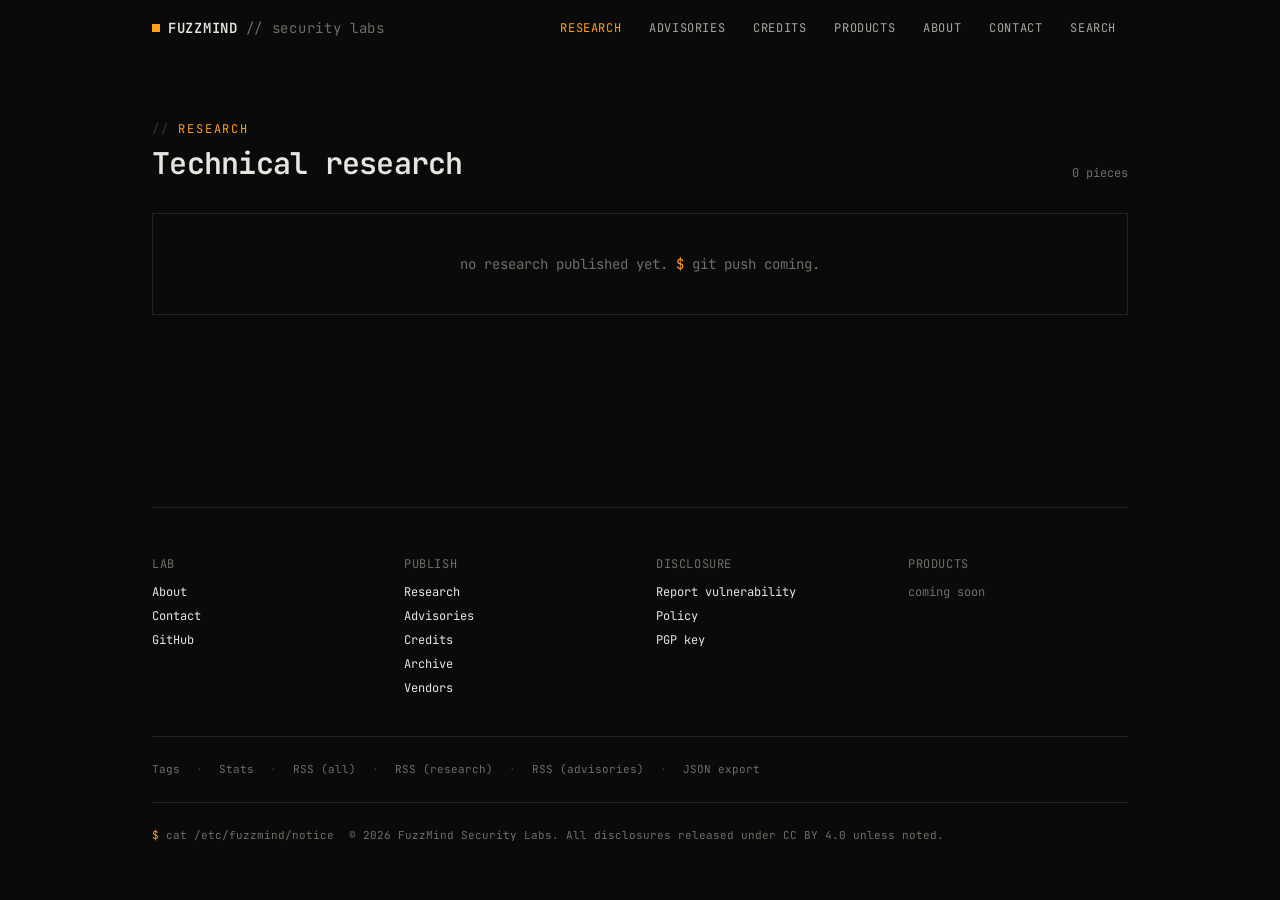
<file: research/index.html>
<!DOCTYPE html><html lang="en"> <head><meta charset="utf-8"><meta name="viewport" content="width=device-width, initial-scale=1"><meta name="generator" content="Astro v6.3.1"><title>Research // FuzzMind</title><meta name="description" content="Technical research from FuzzMind Security Labs."><link rel="canonical" href="https://fuzzmind.io/research"><meta name="darkreader-lock"><link rel="icon" href="/favicon.svg?v=20260505" type="image/svg+xml"><link rel="icon" href="/favicon.ico?v=20260505" sizes="32x32"><link rel="apple-touch-icon" href="/apple-touch-icon.png?v=20260505" sizes="180x180"><link rel="alternate" type="application/rss+xml" title="FuzzMind Feed" href="/rss.xml"><link rel="sitemap" href="/sitemap-index.xml"><meta property="og:site_name" content="FuzzMind Security Labs"><meta property="og:type" content="website"><meta property="og:url" content="https://fuzzmind.io/research"><meta property="og:title" content="Research // FuzzMind"><meta property="og:description" content="Technical research from FuzzMind Security Labs."><meta property="og:image" content="https://fuzzmind.io/og/default.png"><meta property="og:image:width" content="1200"><meta property="og:image:height" content="630"><meta name="twitter:card" content="summary_large_image"><meta name="twitter:title" content="Research // FuzzMind"><meta name="twitter:description" content="Technical research from FuzzMind Security Labs."><meta name="twitter:image" content="https://fuzzmind.io/og/default.png"><script type="application/ld+json">[{"@context":"https://schema.org","@type":"Organization","name":"FuzzMind Security Labs","url":"https://fuzzmind.io","logo":"https://fuzzmind.io/favicon.svg","sameAs":["https://github.com/fuzzmind","https://twitter.com/fuzzmindlabs","https://infosec.exchange/@fuzzmind"]}]</script><meta name="theme-color" content="#0a0a0a"><meta name="astro-view-transitions-enabled" content="true"><meta name="astro-view-transitions-fallback" content="animate"><script type="module" src="/_astro/ClientRouter.astro_astro_type_script_index_0_lang.BXlx6Qaq.js"></script><link rel="stylesheet" href="/_astro/Base.C2GXAT0G.css"><script type="module" src="/_astro/page.DZYIYqmg.js"></script></head> <body class="bg-ink text-bone"> <a href="#main" class="sr-only focus:not-sr-only fixed top-2 left-2 z-50 bg-amber text-ink px-3 py-1 mono text-xs"> skip to content </a> <div id="read-progress"></div> <header id="site-header" class="border-b border-ink-300 bg-ink/90 backdrop-blur sticky top-0 z-50 transition-all duration-300 ease-in-out data-[scrolled=false]:bg-transparent data-[scrolled=false]:border-transparent data-[scrolled=false]:backdrop-blur-none"> <div class="mx-auto max-w-5xl px-4 sm:px-6 h-14 flex items-center justify-between gap-2"> <a href="/" data-astro-reload class="group flex items-center gap-2 mono text-sm tracking-wider shrink-0" aria-label="FuzzMind home"> <span class="inline-block size-2 bg-amber group-hover:bg-amber-bright transition-colors group-hover:animate-pulse"></span> <span class="font-semibold group-hover:text-amber transition-colors group-hover:animate-glitch">FUZZMIND</span> <span class="text-bone-muted hidden md:inline group-hover:text-bone-dim transition-colors">// security labs</span> </a>  <nav class="hidden sm:flex items-center gap-0 sm:gap-1"> <a href="/research" data-astro-reload class="mono text-[11px] sm:text-xs uppercase tracking-wider px-2 sm:px-3 py-1.5 hover:text-amber transition-colors text-amber" aria-current="page"> Research </a><a href="/advisories" data-astro-reload class="mono text-[11px] sm:text-xs uppercase tracking-wider px-2 sm:px-3 py-1.5 hover:text-amber transition-colors text-bone-dim"> Advisories </a><a href="/credits" data-astro-reload class="mono text-[11px] sm:text-xs uppercase tracking-wider px-2 sm:px-3 py-1.5 hover:text-amber transition-colors text-bone-dim"> Credits </a><a href="/products" data-astro-reload class="mono text-[11px] sm:text-xs uppercase tracking-wider px-2 sm:px-3 py-1.5 hover:text-amber transition-colors text-bone-dim"> Products </a><a href="/about" data-astro-reload class="mono text-[11px] sm:text-xs uppercase tracking-wider px-2 sm:px-3 py-1.5 hover:text-amber transition-colors text-bone-dim"> About </a><a href="/contact" data-astro-reload class="mono text-[11px] sm:text-xs uppercase tracking-wider px-2 sm:px-3 py-1.5 hover:text-amber transition-colors text-bone-dim"> Contact </a> <a href="/search" data-astro-reload class="mono text-[11px] sm:text-xs uppercase tracking-wider px-2 sm:px-3 py-1.5 hover:text-amber transition-colors text-bone-dim"> Search </a> </nav>  <button id="mobile-menu-toggle" type="button" class="sm:hidden flex items-center justify-center size-9 -mr-1 text-bone-dim hover:text-amber" aria-label="Open menu" aria-expanded="false" aria-controls="mobile-menu" data-menu-open-label="Open menu" data-menu-close-label="Close menu"> <svg class="size-6" viewBox="0 0 24 24" fill="none" stroke="currentColor" stroke-width="1.75" stroke-linecap="square" aria-hidden="true"> <line data-hb="1" x1="4" y1="7" x2="20" y2="7"></line> <line data-hb="2" x1="4" y1="12" x2="20" y2="12"></line> <line data-hb="3" x1="4" y1="17" x2="20" y2="17"></line> </svg> </button> </div>  <div id="mobile-menu" class="sm:hidden absolute w-full left-0 border-t border-ink-300 bg-ink/95 backdrop-blur transition-all duration-300 ease-[cubic-bezier(0.16,1,0.3,1)] opacity-0 -translate-y-2 pointer-events-none shadow-2xl" aria-hidden="true"> <nav class="mx-auto max-w-5xl px-4 py-2 flex flex-col mono text-sm"> <a href="/research" data-astro-reload class="px-2 py-3 uppercase tracking-wider border-b border-ink-300/50 last:border-b-0 hover:text-amber transition-colors text-amber" aria-current="page" tabindex="-1"> Research </a><a href="/advisories" data-astro-reload class="px-2 py-3 uppercase tracking-wider border-b border-ink-300/50 last:border-b-0 hover:text-amber transition-colors text-bone-dim" tabindex="-1"> Advisories </a><a href="/credits" data-astro-reload class="px-2 py-3 uppercase tracking-wider border-b border-ink-300/50 last:border-b-0 hover:text-amber transition-colors text-bone-dim" tabindex="-1"> Credits </a><a href="/products" data-astro-reload class="px-2 py-3 uppercase tracking-wider border-b border-ink-300/50 last:border-b-0 hover:text-amber transition-colors text-bone-dim" tabindex="-1"> Products </a><a href="/about" data-astro-reload class="px-2 py-3 uppercase tracking-wider border-b border-ink-300/50 last:border-b-0 hover:text-amber transition-colors text-bone-dim" tabindex="-1"> About </a><a href="/contact" data-astro-reload class="px-2 py-3 uppercase tracking-wider border-b border-ink-300/50 last:border-b-0 hover:text-amber transition-colors text-bone-dim" tabindex="-1"> Contact </a> <a href="/search" data-astro-reload class="px-2 py-3 uppercase tracking-wider hover:text-amber transition-colors text-bone-dim" tabindex="-1"> Search </a> </nav> </div> </header> <script type="module">function u(){const t=document.getElementById("mobile-menu-toggle"),n=document.getElementById("mobile-menu");if(!t||!n||t.dataset.bound)return;t.dataset.bound="1";const l=Array.from(n.querySelectorAll("a")),i=e=>{n.setAttribute("aria-hidden",String(!e)),l.forEach(a=>{e?a.removeAttribute("tabindex"):a.setAttribute("tabindex","-1")})},c=()=>{n.classList.remove("opacity-0","-translate-y-2","pointer-events-none"),n.classList.add("opacity-100","translate-y-0","pointer-events-auto"),i(!0),t.setAttribute("aria-expanded","true"),t.setAttribute("aria-label",t.dataset.menuCloseLabel||"Close menu");const[e,a,s]=t.querySelectorAll("line");e&&a&&s&&(e.setAttribute("transform","rotate(45 12 12) translate(0 5)"),a.setAttribute("opacity","0"),s.setAttribute("transform","rotate(-45 12 12) translate(0 -5)"))},r=()=>{const e=document.activeElement;e&&n.contains(e)&&t.focus(),n.classList.add("opacity-0","-translate-y-2","pointer-events-none"),n.classList.remove("opacity-100","translate-y-0","pointer-events-auto"),i(!1),t.setAttribute("aria-expanded","false"),t.setAttribute("aria-label",t.dataset.menuOpenLabel||"Open menu");const[a,s,d]=t.querySelectorAll("line");a&&s&&d&&(a.removeAttribute("transform"),s.removeAttribute("opacity"),d.removeAttribute("transform"))};i(!1),t.addEventListener("click",()=>{t.getAttribute("aria-expanded")==="true"?r():c()}),l.forEach(e=>e.addEventListener("click",r)),document.addEventListener("keydown",e=>{e.key==="Escape"&&t.getAttribute("aria-expanded")==="true"&&r()}),document.addEventListener("click",e=>{if(t.getAttribute("aria-expanded")!=="true")return;const a=e.target;a&&(t.contains(a)||n.contains(a)||r())}),window.matchMedia("(min-width: 640px)").addEventListener("change",e=>{e.matches&&r()});const o=document.getElementById("site-header");if(o){const e=()=>{window.scrollY>20?o.dataset.scrolled="true":o.dataset.scrolled="false"};e(),window.addEventListener("scroll",e,{passive:!0})}}document.addEventListener("astro:page-load",u);</script> <main id="main" tabindex="-1">  <section class="mx-auto max-w-5xl px-4 sm:px-6 py-12 sm:py-16"> <div class="flex flex-wrap items-end justify-between gap-x-4 gap-y-2 mb-6 sm:mb-8"> <div> <div class="mono text-xs text-amber uppercase tracking-[0.15em] mb-2"> <span class="text-ink-500">//</span> research </div> <h2 class="mono text-xl sm:text-2xl md:text-3xl font-semibold tracking-tight">Technical research</h2> </div> <div class="mono text-xs text-bone-muted whitespace-nowrap">0 pieces</div> </div>  <div class="border border-ink-300 p-10 mono text-sm text-bone-muted text-center"> no research published yet. <span class="text-amber">$</span> git push coming. </div> </section>  </main> <footer id="site-footer" class="mt-24 sm:mt-32"> <div class="mx-auto max-w-5xl px-4 sm:px-6"> <div class="py-10 sm:py-12 border-t border-ink-300"> <div class="grid grid-cols-2 md:grid-cols-4 gap-8 mono text-xs"> <div> <div class="text-bone-muted uppercase tracking-wider mb-3">Lab</div> <ul class="space-y-2"> <li><a href="/about" class="inline-block hover:text-amber hover:translate-x-1 transition-all">About</a></li> <li><a href="/contact" class="inline-block hover:text-amber hover:translate-x-1 transition-all">Contact</a></li> <li><a href="https://github.com/fuzzmind" target="_blank" rel="noopener" class="inline-block hover:text-amber hover:translate-x-1 transition-all">GitHub</a></li> </ul> </div> <div> <div class="text-bone-muted uppercase tracking-wider mb-3">Publish</div> <ul class="space-y-2"> <li><a href="/research" class="inline-block hover:text-amber hover:translate-x-1 transition-all">Research</a></li> <li><a href="/advisories" class="inline-block hover:text-amber hover:translate-x-1 transition-all">Advisories</a></li> <li><a href="/credits" class="inline-block hover:text-amber hover:translate-x-1 transition-all">Credits</a></li> <li><a href="/archive" class="inline-block hover:text-amber hover:translate-x-1 transition-all">Archive</a></li> <li><a href="/vendors" class="inline-block hover:text-amber hover:translate-x-1 transition-all">Vendors</a></li> </ul> </div> <div> <div class="text-bone-muted uppercase tracking-wider mb-3">Disclosure</div> <ul class="space-y-2"> <li><a href="/security" class="inline-block hover:text-amber hover:translate-x-1 transition-all">Report vulnerability</a></li> <li><a href="/contact#policy" class="inline-block hover:text-amber hover:translate-x-1 transition-all">Policy</a></li> <li><a href="/pgp.asc" download="fuzzmind-pgp.asc" class="inline-block hover:text-amber hover:translate-x-1 transition-all">PGP key</a></li> </ul> </div> <div> <div class="text-bone-muted uppercase tracking-wider mb-3"> <a href="/products" class="inline-block hover:text-amber transition-colors">Products</a> </div> <div class="text-bone-muted">coming soon</div> </div> </div>  <div class="mt-10 pt-6 border-t border-ink-300 mono text-[11px] text-bone-muted flex flex-wrap items-center gap-x-4 gap-y-2"> <a href="/tags" class="hover:text-amber transition-colors">Tags</a> <span class="text-ink-500">·</span> <a href="/stats" class="hover:text-amber transition-colors">Stats</a> <span class="text-ink-500">·</span> <a href="/rss.xml" target="_blank" rel="noopener" class="hover:text-amber transition-colors">RSS (all)</a> <span class="text-ink-500">·</span> <a href="/research.rss.xml" target="_blank" rel="noopener" class="hover:text-amber transition-colors">RSS (research)</a> <span class="text-ink-500">·</span> <a href="/advisories.rss.xml" target="_blank" rel="noopener" class="hover:text-amber transition-colors">RSS (advisories)</a> <span class="text-ink-500">·</span> <a href="/advisories.json" target="_blank" rel="noopener" class="hover:text-amber transition-colors">JSON export</a> </div> <div class="mt-6 pt-6 border-t border-ink-300 mono text-[11px] text-bone-muted"> <span class="text-amber">$</span> cat /etc/fuzzmind/notice <span class="ml-2">© 2026 FuzzMind Security Labs. All disclosures released under CC BY 4.0 unless noted.</span> </div> </div> </div> </footer> <script type="module">function o(){const e=document.getElementById("read-progress");if(!e||e.dataset.bound)return;e.dataset.bound="1";const t=()=>{const n=document.documentElement.scrollHeight-window.innerHeight;if(n<=0){e.style.width="0%";return}const d=Math.min(100,window.scrollY/n*100);e.style.width=d+"%"};t(),window.addEventListener("scroll",t,{passive:!0}),window.addEventListener("resize",t)}document.addEventListener("astro:page-load",o);</script> <script type="module" src="/_astro/Base.astro_astro_type_script_index_1_lang.JzigmqdE.js"></script> <script type="module" src="/_astro/Base.astro_astro_type_script_index_2_lang.CDTCWgGa.js"></script> <script type="module">const o=window;o.__fuzzmindSearchShortcutBound||(o.__fuzzmindSearchShortcutBound=!0,document.addEventListener("keydown",t=>{if(t.key==="/"&&!t.ctrlKey&&!t.metaKey){const e=t.target,n=e.tagName.toLowerCase();if(n==="input"||n==="textarea"||e.isContentEditable)return;t.preventDefault(),window.location.href="/search"}}));</script> <script type="module" src="/_astro/Base.astro_astro_type_script_index_4_lang.CGzw0GMP.js"></script> </body> </html>
</file>
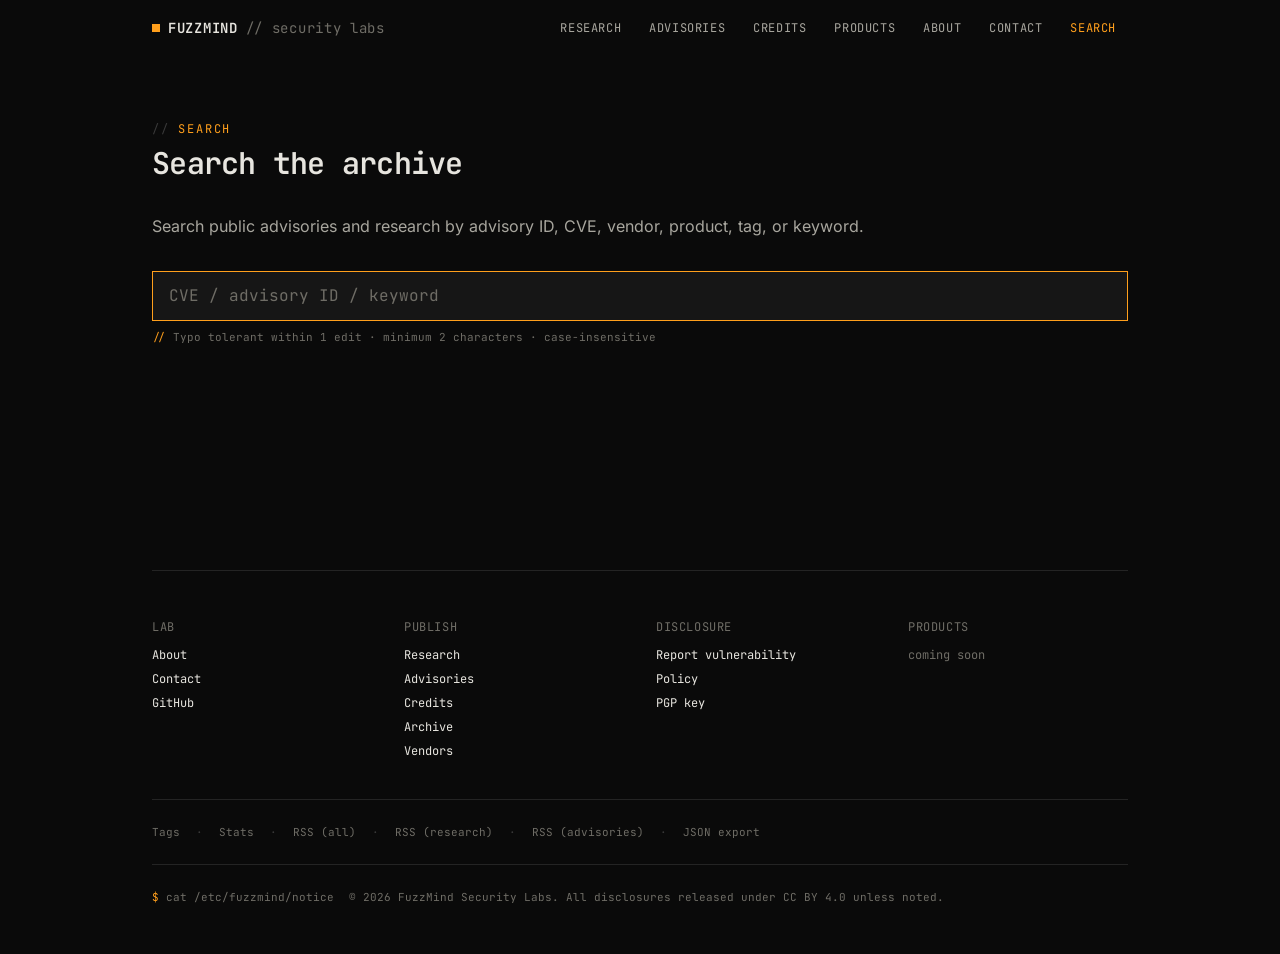
<file: search/index.html>
<!DOCTYPE html><html lang="en"> <head><meta charset="utf-8"><meta name="viewport" content="width=device-width, initial-scale=1"><meta name="generator" content="Astro v6.3.1"><title>Search the archive // FuzzMind</title><meta name="description" content="Search public research and advisories."><link rel="canonical" href="https://fuzzmind.io/search"><meta name="darkreader-lock"><link rel="icon" href="/favicon.svg?v=20260505" type="image/svg+xml"><link rel="icon" href="/favicon.ico?v=20260505" sizes="32x32"><link rel="apple-touch-icon" href="/apple-touch-icon.png?v=20260505" sizes="180x180"><link rel="alternate" type="application/rss+xml" title="FuzzMind Feed" href="/rss.xml"><link rel="sitemap" href="/sitemap-index.xml"><meta property="og:site_name" content="FuzzMind Security Labs"><meta property="og:type" content="website"><meta property="og:url" content="https://fuzzmind.io/search"><meta property="og:title" content="Search the archive // FuzzMind"><meta property="og:description" content="Search public research and advisories."><meta property="og:image" content="https://fuzzmind.io/og/default.png"><meta property="og:image:width" content="1200"><meta property="og:image:height" content="630"><meta name="twitter:card" content="summary_large_image"><meta name="twitter:title" content="Search the archive // FuzzMind"><meta name="twitter:description" content="Search public research and advisories."><meta name="twitter:image" content="https://fuzzmind.io/og/default.png"><script type="application/ld+json">[{"@context":"https://schema.org","@type":"Organization","name":"FuzzMind Security Labs","url":"https://fuzzmind.io","logo":"https://fuzzmind.io/favicon.svg","sameAs":["https://github.com/fuzzmind","https://twitter.com/fuzzmindlabs","https://infosec.exchange/@fuzzmind"]}]</script><meta name="theme-color" content="#0a0a0a"><meta name="astro-view-transitions-enabled" content="true"><meta name="astro-view-transitions-fallback" content="animate"><script type="module" src="/_astro/ClientRouter.astro_astro_type_script_index_0_lang.BXlx6Qaq.js"></script><link rel="stylesheet" href="/_astro/Base.C2GXAT0G.css"><script type="module" src="/_astro/page.DZYIYqmg.js"></script></head> <body class="bg-ink text-bone"> <a href="#main" class="sr-only focus:not-sr-only fixed top-2 left-2 z-50 bg-amber text-ink px-3 py-1 mono text-xs"> skip to content </a> <div id="read-progress"></div> <header id="site-header" class="border-b border-ink-300 bg-ink/90 backdrop-blur sticky top-0 z-50 transition-all duration-300 ease-in-out data-[scrolled=false]:bg-transparent data-[scrolled=false]:border-transparent data-[scrolled=false]:backdrop-blur-none"> <div class="mx-auto max-w-5xl px-4 sm:px-6 h-14 flex items-center justify-between gap-2"> <a href="/" data-astro-reload class="group flex items-center gap-2 mono text-sm tracking-wider shrink-0" aria-label="FuzzMind home"> <span class="inline-block size-2 bg-amber group-hover:bg-amber-bright transition-colors group-hover:animate-pulse"></span> <span class="font-semibold group-hover:text-amber transition-colors group-hover:animate-glitch">FUZZMIND</span> <span class="text-bone-muted hidden md:inline group-hover:text-bone-dim transition-colors">// security labs</span> </a>  <nav class="hidden sm:flex items-center gap-0 sm:gap-1"> <a href="/research" data-astro-reload class="mono text-[11px] sm:text-xs uppercase tracking-wider px-2 sm:px-3 py-1.5 hover:text-amber transition-colors text-bone-dim"> Research </a><a href="/advisories" data-astro-reload class="mono text-[11px] sm:text-xs uppercase tracking-wider px-2 sm:px-3 py-1.5 hover:text-amber transition-colors text-bone-dim"> Advisories </a><a href="/credits" data-astro-reload class="mono text-[11px] sm:text-xs uppercase tracking-wider px-2 sm:px-3 py-1.5 hover:text-amber transition-colors text-bone-dim"> Credits </a><a href="/products" data-astro-reload class="mono text-[11px] sm:text-xs uppercase tracking-wider px-2 sm:px-3 py-1.5 hover:text-amber transition-colors text-bone-dim"> Products </a><a href="/about" data-astro-reload class="mono text-[11px] sm:text-xs uppercase tracking-wider px-2 sm:px-3 py-1.5 hover:text-amber transition-colors text-bone-dim"> About </a><a href="/contact" data-astro-reload class="mono text-[11px] sm:text-xs uppercase tracking-wider px-2 sm:px-3 py-1.5 hover:text-amber transition-colors text-bone-dim"> Contact </a> <a href="/search" data-astro-reload class="mono text-[11px] sm:text-xs uppercase tracking-wider px-2 sm:px-3 py-1.5 hover:text-amber transition-colors text-amber" aria-current="page"> Search </a> </nav>  <button id="mobile-menu-toggle" type="button" class="sm:hidden flex items-center justify-center size-9 -mr-1 text-bone-dim hover:text-amber" aria-label="Open menu" aria-expanded="false" aria-controls="mobile-menu" data-menu-open-label="Open menu" data-menu-close-label="Close menu"> <svg class="size-6" viewBox="0 0 24 24" fill="none" stroke="currentColor" stroke-width="1.75" stroke-linecap="square" aria-hidden="true"> <line data-hb="1" x1="4" y1="7" x2="20" y2="7"></line> <line data-hb="2" x1="4" y1="12" x2="20" y2="12"></line> <line data-hb="3" x1="4" y1="17" x2="20" y2="17"></line> </svg> </button> </div>  <div id="mobile-menu" class="sm:hidden absolute w-full left-0 border-t border-ink-300 bg-ink/95 backdrop-blur transition-all duration-300 ease-[cubic-bezier(0.16,1,0.3,1)] opacity-0 -translate-y-2 pointer-events-none shadow-2xl" aria-hidden="true"> <nav class="mx-auto max-w-5xl px-4 py-2 flex flex-col mono text-sm"> <a href="/research" data-astro-reload class="px-2 py-3 uppercase tracking-wider border-b border-ink-300/50 last:border-b-0 hover:text-amber transition-colors text-bone-dim" tabindex="-1"> Research </a><a href="/advisories" data-astro-reload class="px-2 py-3 uppercase tracking-wider border-b border-ink-300/50 last:border-b-0 hover:text-amber transition-colors text-bone-dim" tabindex="-1"> Advisories </a><a href="/credits" data-astro-reload class="px-2 py-3 uppercase tracking-wider border-b border-ink-300/50 last:border-b-0 hover:text-amber transition-colors text-bone-dim" tabindex="-1"> Credits </a><a href="/products" data-astro-reload class="px-2 py-3 uppercase tracking-wider border-b border-ink-300/50 last:border-b-0 hover:text-amber transition-colors text-bone-dim" tabindex="-1"> Products </a><a href="/about" data-astro-reload class="px-2 py-3 uppercase tracking-wider border-b border-ink-300/50 last:border-b-0 hover:text-amber transition-colors text-bone-dim" tabindex="-1"> About </a><a href="/contact" data-astro-reload class="px-2 py-3 uppercase tracking-wider border-b border-ink-300/50 last:border-b-0 hover:text-amber transition-colors text-bone-dim" tabindex="-1"> Contact </a> <a href="/search" data-astro-reload class="px-2 py-3 uppercase tracking-wider hover:text-amber transition-colors text-amber" tabindex="-1"> Search </a> </nav> </div> </header> <script type="module">function u(){const t=document.getElementById("mobile-menu-toggle"),n=document.getElementById("mobile-menu");if(!t||!n||t.dataset.bound)return;t.dataset.bound="1";const l=Array.from(n.querySelectorAll("a")),i=e=>{n.setAttribute("aria-hidden",String(!e)),l.forEach(a=>{e?a.removeAttribute("tabindex"):a.setAttribute("tabindex","-1")})},c=()=>{n.classList.remove("opacity-0","-translate-y-2","pointer-events-none"),n.classList.add("opacity-100","translate-y-0","pointer-events-auto"),i(!0),t.setAttribute("aria-expanded","true"),t.setAttribute("aria-label",t.dataset.menuCloseLabel||"Close menu");const[e,a,s]=t.querySelectorAll("line");e&&a&&s&&(e.setAttribute("transform","rotate(45 12 12) translate(0 5)"),a.setAttribute("opacity","0"),s.setAttribute("transform","rotate(-45 12 12) translate(0 -5)"))},r=()=>{const e=document.activeElement;e&&n.contains(e)&&t.focus(),n.classList.add("opacity-0","-translate-y-2","pointer-events-none"),n.classList.remove("opacity-100","translate-y-0","pointer-events-auto"),i(!1),t.setAttribute("aria-expanded","false"),t.setAttribute("aria-label",t.dataset.menuOpenLabel||"Open menu");const[a,s,d]=t.querySelectorAll("line");a&&s&&d&&(a.removeAttribute("transform"),s.removeAttribute("opacity"),d.removeAttribute("transform"))};i(!1),t.addEventListener("click",()=>{t.getAttribute("aria-expanded")==="true"?r():c()}),l.forEach(e=>e.addEventListener("click",r)),document.addEventListener("keydown",e=>{e.key==="Escape"&&t.getAttribute("aria-expanded")==="true"&&r()}),document.addEventListener("click",e=>{if(t.getAttribute("aria-expanded")!=="true")return;const a=e.target;a&&(t.contains(a)||n.contains(a)||r())}),window.matchMedia("(min-width: 640px)").addEventListener("change",e=>{e.matches&&r()});const o=document.getElementById("site-header");if(o){const e=()=>{window.scrollY>20?o.dataset.scrolled="true":o.dataset.scrolled="false"};e(),window.addEventListener("scroll",e,{passive:!0})}}document.addEventListener("astro:page-load",u);</script> <main id="main" tabindex="-1">  <section id="search-root" class="mx-auto max-w-5xl px-4 sm:px-6 py-10 sm:py-16" data-search-copy="{&#34;minChars&#34;:&#34;Type at least 2 characters.&#34;,&#34;loading&#34;:&#34;Searching...&#34;,&#34;unavailable&#34;:&#34;Search index unavailable. Reload the page and try again.&#34;,&#34;noResults&#34;:&#34;No results for \&#34;__QUERY__\&#34;.&#34;,&#34;resultOne&#34;:&#34;1 result for \&#34;__QUERY__\&#34;.&#34;,&#34;resultMany&#34;:&#34;__COUNT__ results for \&#34;__QUERY__\&#34;.&#34;}"> <div class="flex flex-wrap items-end justify-between gap-x-4 gap-y-2 mb-6 sm:mb-8"> <div> <div class="mono text-xs text-amber uppercase tracking-[0.15em] mb-2"> <span class="text-ink-500">//</span> search </div> <h1 class="mono text-xl sm:text-2xl md:text-3xl font-semibold tracking-tight">Search the archive</h1> </div>  </div> <p class="mt-4 text-bone-dim leading-relaxed"> Search public advisories and research by advisory ID, CVE, vendor, product, tag, or keyword. </p> <div class="mt-8"> <label class="block"> <span class="sr-only">Search</span> <input type="search" id="search-input" class="w-full bg-ink-100 border border-ink-300 px-4 py-3 mono text-base text-bone placeholder:text-bone-muted focus:outline-none focus:border-amber" placeholder="CVE / advisory ID / keyword" autocomplete="off" autocorrect="off" autocapitalize="off" spellcheck="false"> </label> <p class="mt-2 mono text-[11px] text-bone-muted"> <span class="text-amber" aria-hidden="true">//</span> Typo tolerant within 1 edit · minimum 2 characters · case-insensitive </p> </div> <div id="search-status" class="mt-8 mono text-sm text-bone-muted" aria-live="polite"></div> <ul id="search-results" class="search-results mt-4 divide-y divide-ink-300 border-y border-ink-300 hidden"></ul> </section>  </main> <footer id="site-footer" class="mt-24 sm:mt-32"> <div class="mx-auto max-w-5xl px-4 sm:px-6"> <div class="py-10 sm:py-12 border-t border-ink-300"> <div class="grid grid-cols-2 md:grid-cols-4 gap-8 mono text-xs"> <div> <div class="text-bone-muted uppercase tracking-wider mb-3">Lab</div> <ul class="space-y-2"> <li><a href="/about" class="inline-block hover:text-amber hover:translate-x-1 transition-all">About</a></li> <li><a href="/contact" class="inline-block hover:text-amber hover:translate-x-1 transition-all">Contact</a></li> <li><a href="https://github.com/fuzzmind" target="_blank" rel="noopener" class="inline-block hover:text-amber hover:translate-x-1 transition-all">GitHub</a></li> </ul> </div> <div> <div class="text-bone-muted uppercase tracking-wider mb-3">Publish</div> <ul class="space-y-2"> <li><a href="/research" class="inline-block hover:text-amber hover:translate-x-1 transition-all">Research</a></li> <li><a href="/advisories" class="inline-block hover:text-amber hover:translate-x-1 transition-all">Advisories</a></li> <li><a href="/credits" class="inline-block hover:text-amber hover:translate-x-1 transition-all">Credits</a></li> <li><a href="/archive" class="inline-block hover:text-amber hover:translate-x-1 transition-all">Archive</a></li> <li><a href="/vendors" class="inline-block hover:text-amber hover:translate-x-1 transition-all">Vendors</a></li> </ul> </div> <div> <div class="text-bone-muted uppercase tracking-wider mb-3">Disclosure</div> <ul class="space-y-2"> <li><a href="/security" class="inline-block hover:text-amber hover:translate-x-1 transition-all">Report vulnerability</a></li> <li><a href="/contact#policy" class="inline-block hover:text-amber hover:translate-x-1 transition-all">Policy</a></li> <li><a href="/pgp.asc" download="fuzzmind-pgp.asc" class="inline-block hover:text-amber hover:translate-x-1 transition-all">PGP key</a></li> </ul> </div> <div> <div class="text-bone-muted uppercase tracking-wider mb-3"> <a href="/products" class="inline-block hover:text-amber transition-colors">Products</a> </div> <div class="text-bone-muted">coming soon</div> </div> </div>  <div class="mt-10 pt-6 border-t border-ink-300 mono text-[11px] text-bone-muted flex flex-wrap items-center gap-x-4 gap-y-2"> <a href="/tags" class="hover:text-amber transition-colors">Tags</a> <span class="text-ink-500">·</span> <a href="/stats" class="hover:text-amber transition-colors">Stats</a> <span class="text-ink-500">·</span> <a href="/rss.xml" target="_blank" rel="noopener" class="hover:text-amber transition-colors">RSS (all)</a> <span class="text-ink-500">·</span> <a href="/research.rss.xml" target="_blank" rel="noopener" class="hover:text-amber transition-colors">RSS (research)</a> <span class="text-ink-500">·</span> <a href="/advisories.rss.xml" target="_blank" rel="noopener" class="hover:text-amber transition-colors">RSS (advisories)</a> <span class="text-ink-500">·</span> <a href="/advisories.json" target="_blank" rel="noopener" class="hover:text-amber transition-colors">JSON export</a> </div> <div class="mt-6 pt-6 border-t border-ink-300 mono text-[11px] text-bone-muted"> <span class="text-amber">$</span> cat /etc/fuzzmind/notice <span class="ml-2">© 2026 FuzzMind Security Labs. All disclosures released under CC BY 4.0 unless noted.</span> </div> </div> </div> </footer> <script type="module">function o(){const e=document.getElementById("read-progress");if(!e||e.dataset.bound)return;e.dataset.bound="1";const t=()=>{const n=document.documentElement.scrollHeight-window.innerHeight;if(n<=0){e.style.width="0%";return}const d=Math.min(100,window.scrollY/n*100);e.style.width=d+"%"};t(),window.addEventListener("scroll",t,{passive:!0}),window.addEventListener("resize",t)}document.addEventListener("astro:page-load",o);</script> <script type="module" src="/_astro/Base.astro_astro_type_script_index_1_lang.JzigmqdE.js"></script> <script type="module" src="/_astro/Base.astro_astro_type_script_index_2_lang.CDTCWgGa.js"></script> <script type="module">const o=window;o.__fuzzmindSearchShortcutBound||(o.__fuzzmindSearchShortcutBound=!0,document.addEventListener("keydown",t=>{if(t.key==="/"&&!t.ctrlKey&&!t.metaKey){const e=t.target,n=e.tagName.toLowerCase();if(n==="input"||n==="textarea"||e.isContentEditable)return;t.preventDefault(),window.location.href="/search"}}));</script> <script type="module" src="/_astro/Base.astro_astro_type_script_index_4_lang.CGzw0GMP.js"></script> </body> </html> <script type="module" src="/_astro/search.astro_astro_type_script_index_0_lang.D6xIlAwG.js"></script>
</file>
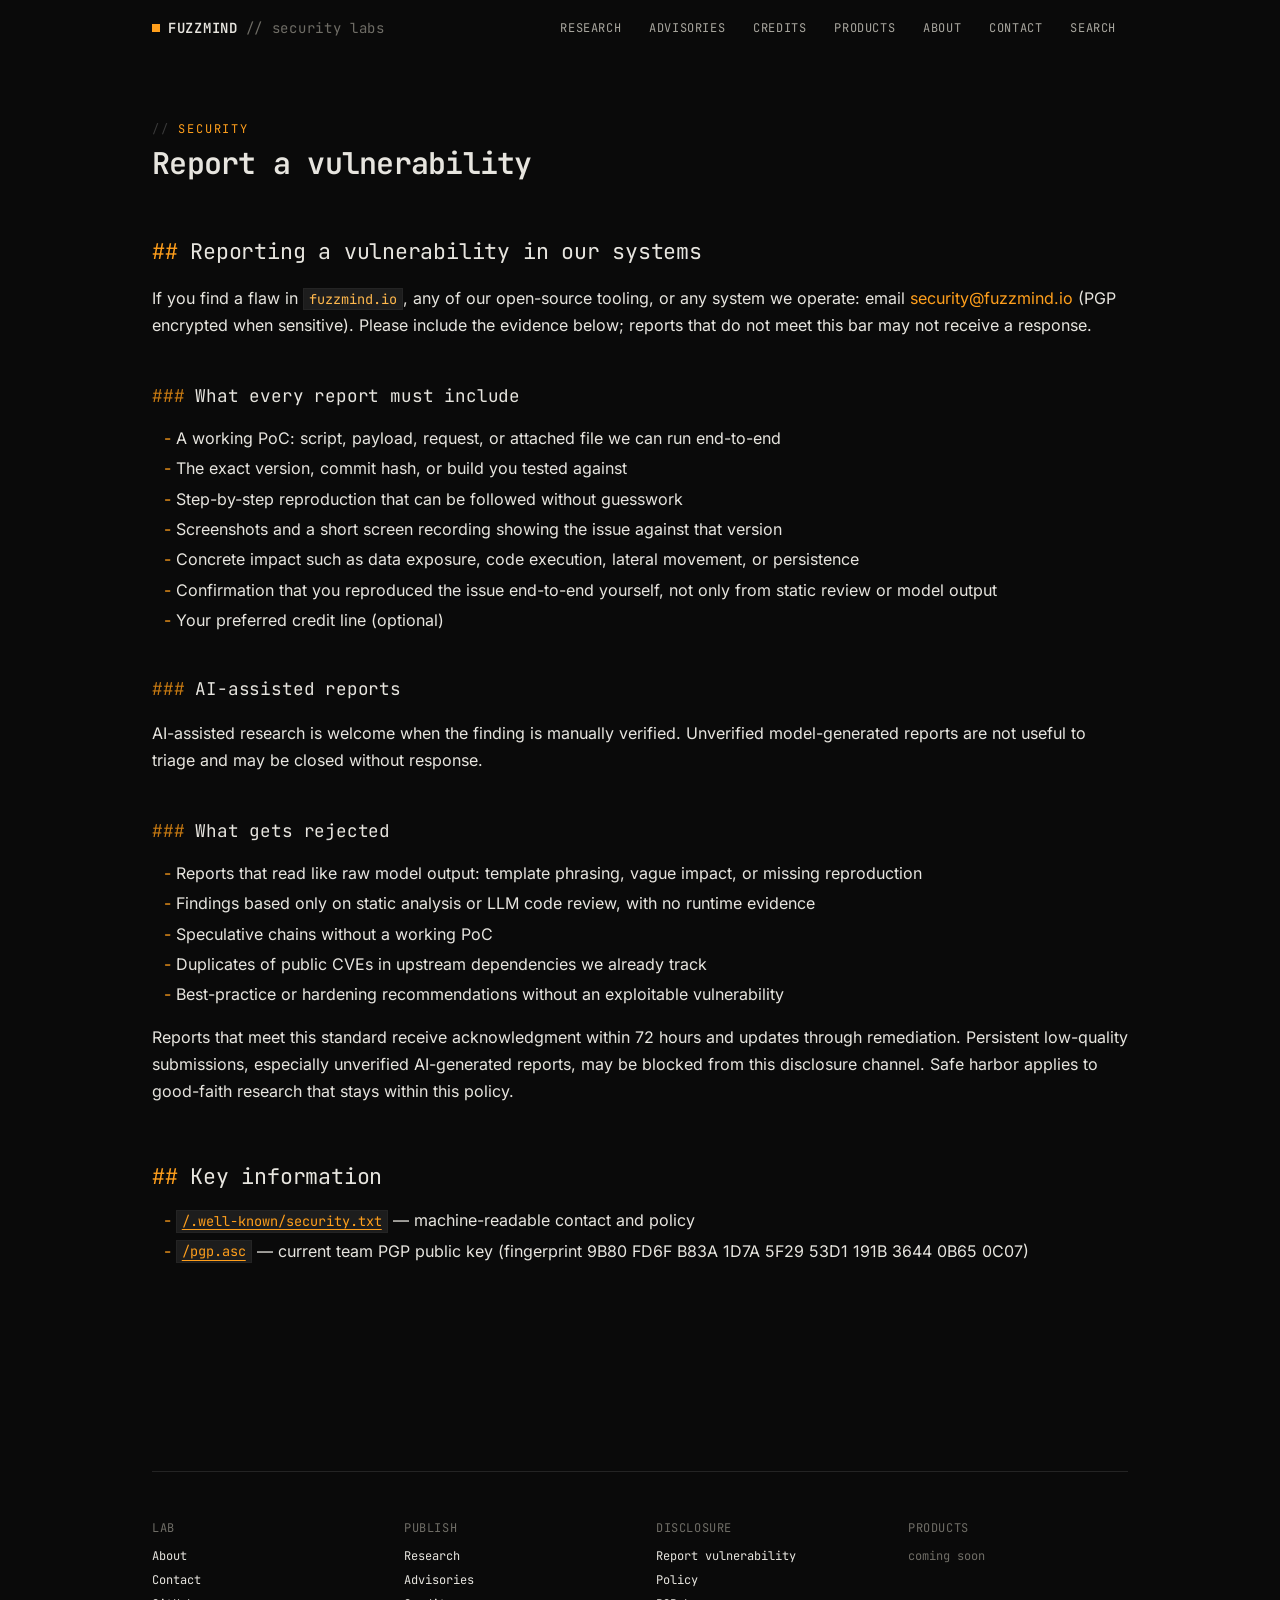
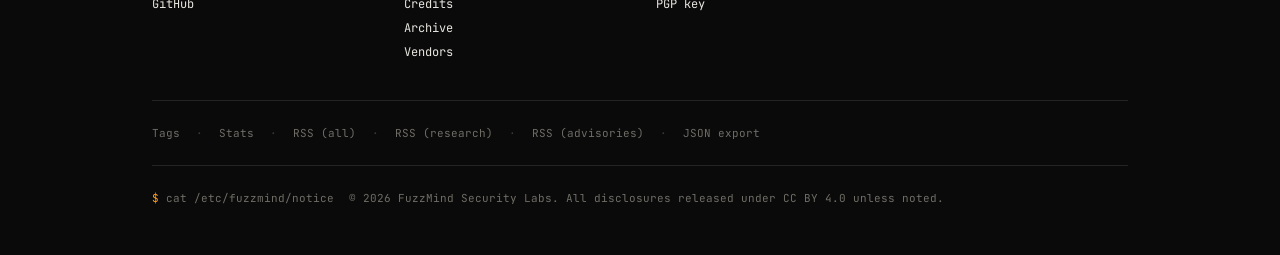
<file: security/index.html>
<!DOCTYPE html><html lang="en"> <head><meta charset="utf-8"><meta name="viewport" content="width=device-width, initial-scale=1"><meta name="generator" content="Astro v6.3.1"><title>Report a vulnerability // FuzzMind</title><meta name="description" content="How to report a vulnerability in fuzzmind.io, our open-source tooling, or any system we operate."><link rel="canonical" href="https://fuzzmind.io/security"><meta name="darkreader-lock"><link rel="icon" href="/favicon.svg?v=20260505" type="image/svg+xml"><link rel="icon" href="/favicon.ico?v=20260505" sizes="32x32"><link rel="apple-touch-icon" href="/apple-touch-icon.png?v=20260505" sizes="180x180"><link rel="alternate" type="application/rss+xml" title="FuzzMind Feed" href="/rss.xml"><link rel="sitemap" href="/sitemap-index.xml"><meta property="og:site_name" content="FuzzMind Security Labs"><meta property="og:type" content="website"><meta property="og:url" content="https://fuzzmind.io/security"><meta property="og:title" content="Report a vulnerability // FuzzMind"><meta property="og:description" content="How to report a vulnerability in fuzzmind.io, our open-source tooling, or any system we operate."><meta property="og:image" content="https://fuzzmind.io/og/default.png"><meta property="og:image:width" content="1200"><meta property="og:image:height" content="630"><meta name="twitter:card" content="summary_large_image"><meta name="twitter:title" content="Report a vulnerability // FuzzMind"><meta name="twitter:description" content="How to report a vulnerability in fuzzmind.io, our open-source tooling, or any system we operate."><meta name="twitter:image" content="https://fuzzmind.io/og/default.png"><script type="application/ld+json">[{"@context":"https://schema.org","@type":"Organization","name":"FuzzMind Security Labs","url":"https://fuzzmind.io","logo":"https://fuzzmind.io/favicon.svg","sameAs":["https://github.com/fuzzmind","https://twitter.com/fuzzmindlabs","https://infosec.exchange/@fuzzmind"]}]</script><meta name="theme-color" content="#0a0a0a"><meta name="astro-view-transitions-enabled" content="true"><meta name="astro-view-transitions-fallback" content="animate"><script type="module" src="/_astro/ClientRouter.astro_astro_type_script_index_0_lang.BXlx6Qaq.js"></script><link rel="stylesheet" href="/_astro/Base.C2GXAT0G.css"><script type="module" src="/_astro/page.DZYIYqmg.js"></script></head> <body class="bg-ink text-bone"> <a href="#main" class="sr-only focus:not-sr-only fixed top-2 left-2 z-50 bg-amber text-ink px-3 py-1 mono text-xs"> skip to content </a> <div id="read-progress"></div> <header id="site-header" class="border-b border-ink-300 bg-ink/90 backdrop-blur sticky top-0 z-50 transition-all duration-300 ease-in-out data-[scrolled=false]:bg-transparent data-[scrolled=false]:border-transparent data-[scrolled=false]:backdrop-blur-none"> <div class="mx-auto max-w-5xl px-4 sm:px-6 h-14 flex items-center justify-between gap-2"> <a href="/" data-astro-reload class="group flex items-center gap-2 mono text-sm tracking-wider shrink-0" aria-label="FuzzMind home"> <span class="inline-block size-2 bg-amber group-hover:bg-amber-bright transition-colors group-hover:animate-pulse"></span> <span class="font-semibold group-hover:text-amber transition-colors group-hover:animate-glitch">FUZZMIND</span> <span class="text-bone-muted hidden md:inline group-hover:text-bone-dim transition-colors">// security labs</span> </a>  <nav class="hidden sm:flex items-center gap-0 sm:gap-1"> <a href="/research" data-astro-reload class="mono text-[11px] sm:text-xs uppercase tracking-wider px-2 sm:px-3 py-1.5 hover:text-amber transition-colors text-bone-dim"> Research </a><a href="/advisories" data-astro-reload class="mono text-[11px] sm:text-xs uppercase tracking-wider px-2 sm:px-3 py-1.5 hover:text-amber transition-colors text-bone-dim"> Advisories </a><a href="/credits" data-astro-reload class="mono text-[11px] sm:text-xs uppercase tracking-wider px-2 sm:px-3 py-1.5 hover:text-amber transition-colors text-bone-dim"> Credits </a><a href="/products" data-astro-reload class="mono text-[11px] sm:text-xs uppercase tracking-wider px-2 sm:px-3 py-1.5 hover:text-amber transition-colors text-bone-dim"> Products </a><a href="/about" data-astro-reload class="mono text-[11px] sm:text-xs uppercase tracking-wider px-2 sm:px-3 py-1.5 hover:text-amber transition-colors text-bone-dim"> About </a><a href="/contact" data-astro-reload class="mono text-[11px] sm:text-xs uppercase tracking-wider px-2 sm:px-3 py-1.5 hover:text-amber transition-colors text-bone-dim"> Contact </a> <a href="/search" data-astro-reload class="mono text-[11px] sm:text-xs uppercase tracking-wider px-2 sm:px-3 py-1.5 hover:text-amber transition-colors text-bone-dim"> Search </a> </nav>  <button id="mobile-menu-toggle" type="button" class="sm:hidden flex items-center justify-center size-9 -mr-1 text-bone-dim hover:text-amber" aria-label="Open menu" aria-expanded="false" aria-controls="mobile-menu" data-menu-open-label="Open menu" data-menu-close-label="Close menu"> <svg class="size-6" viewBox="0 0 24 24" fill="none" stroke="currentColor" stroke-width="1.75" stroke-linecap="square" aria-hidden="true"> <line data-hb="1" x1="4" y1="7" x2="20" y2="7"></line> <line data-hb="2" x1="4" y1="12" x2="20" y2="12"></line> <line data-hb="3" x1="4" y1="17" x2="20" y2="17"></line> </svg> </button> </div>  <div id="mobile-menu" class="sm:hidden absolute w-full left-0 border-t border-ink-300 bg-ink/95 backdrop-blur transition-all duration-300 ease-[cubic-bezier(0.16,1,0.3,1)] opacity-0 -translate-y-2 pointer-events-none shadow-2xl" aria-hidden="true"> <nav class="mx-auto max-w-5xl px-4 py-2 flex flex-col mono text-sm"> <a href="/research" data-astro-reload class="px-2 py-3 uppercase tracking-wider border-b border-ink-300/50 last:border-b-0 hover:text-amber transition-colors text-bone-dim" tabindex="-1"> Research </a><a href="/advisories" data-astro-reload class="px-2 py-3 uppercase tracking-wider border-b border-ink-300/50 last:border-b-0 hover:text-amber transition-colors text-bone-dim" tabindex="-1"> Advisories </a><a href="/credits" data-astro-reload class="px-2 py-3 uppercase tracking-wider border-b border-ink-300/50 last:border-b-0 hover:text-amber transition-colors text-bone-dim" tabindex="-1"> Credits </a><a href="/products" data-astro-reload class="px-2 py-3 uppercase tracking-wider border-b border-ink-300/50 last:border-b-0 hover:text-amber transition-colors text-bone-dim" tabindex="-1"> Products </a><a href="/about" data-astro-reload class="px-2 py-3 uppercase tracking-wider border-b border-ink-300/50 last:border-b-0 hover:text-amber transition-colors text-bone-dim" tabindex="-1"> About </a><a href="/contact" data-astro-reload class="px-2 py-3 uppercase tracking-wider border-b border-ink-300/50 last:border-b-0 hover:text-amber transition-colors text-bone-dim" tabindex="-1"> Contact </a> <a href="/search" data-astro-reload class="px-2 py-3 uppercase tracking-wider hover:text-amber transition-colors text-bone-dim" tabindex="-1"> Search </a> </nav> </div> </header> <script type="module">function u(){const t=document.getElementById("mobile-menu-toggle"),n=document.getElementById("mobile-menu");if(!t||!n||t.dataset.bound)return;t.dataset.bound="1";const l=Array.from(n.querySelectorAll("a")),i=e=>{n.setAttribute("aria-hidden",String(!e)),l.forEach(a=>{e?a.removeAttribute("tabindex"):a.setAttribute("tabindex","-1")})},c=()=>{n.classList.remove("opacity-0","-translate-y-2","pointer-events-none"),n.classList.add("opacity-100","translate-y-0","pointer-events-auto"),i(!0),t.setAttribute("aria-expanded","true"),t.setAttribute("aria-label",t.dataset.menuCloseLabel||"Close menu");const[e,a,s]=t.querySelectorAll("line");e&&a&&s&&(e.setAttribute("transform","rotate(45 12 12) translate(0 5)"),a.setAttribute("opacity","0"),s.setAttribute("transform","rotate(-45 12 12) translate(0 -5)"))},r=()=>{const e=document.activeElement;e&&n.contains(e)&&t.focus(),n.classList.add("opacity-0","-translate-y-2","pointer-events-none"),n.classList.remove("opacity-100","translate-y-0","pointer-events-auto"),i(!1),t.setAttribute("aria-expanded","false"),t.setAttribute("aria-label",t.dataset.menuOpenLabel||"Open menu");const[a,s,d]=t.querySelectorAll("line");a&&s&&d&&(a.removeAttribute("transform"),s.removeAttribute("opacity"),d.removeAttribute("transform"))};i(!1),t.addEventListener("click",()=>{t.getAttribute("aria-expanded")==="true"?r():c()}),l.forEach(e=>e.addEventListener("click",r)),document.addEventListener("keydown",e=>{e.key==="Escape"&&t.getAttribute("aria-expanded")==="true"&&r()}),document.addEventListener("click",e=>{if(t.getAttribute("aria-expanded")!=="true")return;const a=e.target;a&&(t.contains(a)||n.contains(a)||r())}),window.matchMedia("(min-width: 640px)").addEventListener("change",e=>{e.matches&&r()});const o=document.getElementById("site-header");if(o){const e=()=>{window.scrollY>20?o.dataset.scrolled="true":o.dataset.scrolled="false"};e(),window.addEventListener("scroll",e,{passive:!0})}}document.addEventListener("astro:page-load",u);</script> <main id="main" tabindex="-1">  <section class="mx-auto max-w-5xl px-4 sm:px-6 py-12 sm:py-16"> <div class="flex flex-wrap items-end justify-between gap-x-4 gap-y-2 mb-6 sm:mb-8"> <div> <div class="mono text-xs text-amber uppercase tracking-[0.15em] mb-2"> <span class="text-ink-500">//</span> security </div> <h2 class="mono text-xl sm:text-2xl md:text-3xl font-semibold tracking-tight">Report a vulnerability</h2> </div>  </div> <div class="prose-research"> <h2>Reporting a vulnerability in our systems</h2> <p> If you find a flaw in <code>fuzzmind.io</code>, any of our open-source tooling, or any system we operate: email  <button type="button" class="inline border-0 bg-transparent p-0 font-inherit cursor-pointer text-amber hover:text-amber-bright hover:underline" data-email-link data-email="security@fuzzmind.io" data-default-label="security@fuzzmind.io" data-copied-label="copied" data-copy-failed-label="copy unavailable" aria-label="Copy security@fuzzmind.io" aria-live="polite"> security@fuzzmind.io </button> <script type="module">async function s(t){if(!navigator.clipboard?.writeText)return!1;try{return await navigator.clipboard.writeText(t),!0}catch{return!1}}function l(){document.querySelectorAll("[data-email-link]").forEach(t=>{if(!(t instanceof HTMLButtonElement)||t.dataset.emailBound==="true")return;t.dataset.emailBound="true";let e;const a=t.dataset.defaultLabel||t.textContent?.trim()||"",i=()=>{e!==void 0&&(window.clearTimeout(e),e=void 0)},r=()=>{i(),t.textContent=a,delete t.dataset.copyState};t.addEventListener("click",async n=>{n.preventDefault();const o=t.dataset.email||a,c=await s(o);t.dataset.copyState=c?"copied":"failed",t.textContent=c?t.dataset.copiedLabel||a:t.dataset.copyFailedLabel||a,i(),e=window.setTimeout(r,500)})})}l();document.addEventListener("astro:page-load",l);</script>  (PGP encrypted when sensitive). Please include the evidence below; reports that do not meet this bar may not receive a response. </p> <h3>What every report must include</h3> <ul> <li>A working PoC: script, payload, request, or attached file we can run end-to-end</li><li>The exact version, commit hash, or build you tested against</li><li>Step-by-step reproduction that can be followed without guesswork</li><li>Screenshots and a short screen recording showing the issue against that version</li><li>Concrete impact such as data exposure, code execution, lateral movement, or persistence</li><li>Confirmation that you reproduced the issue end-to-end yourself, not only from static review or model output</li><li>Your preferred credit line (optional)</li> </ul> <h3>AI-assisted reports</h3> <p>AI-assisted research is welcome when the finding is manually verified. Unverified model-generated reports are not useful to triage and may be closed without response.</p> <h3>What gets rejected</h3> <ul> <li>Reports that read like raw model output: template phrasing, vague impact, or missing reproduction</li><li>Findings based only on static analysis or LLM code review, with no runtime evidence</li><li>Speculative chains without a working PoC</li><li>Duplicates of public CVEs in upstream dependencies we already track</li><li>Best-practice or hardening recommendations without an exploitable vulnerability</li> </ul> <p>Reports that meet this standard receive acknowledgment within 72 hours and updates through remediation. Persistent low-quality submissions, especially unverified AI-generated reports, may be blocked from this disclosure channel. Safe harbor applies to good-faith research that stays within this policy.</p> <h2>Key information</h2> <ul> <li> <code><a href="/.well-known/security.txt" target="_blank" rel="noopener">/.well-known/security.txt</a></code>  — machine-readable contact and policy </li> <li> <code><a href="/pgp.asc" download="fuzzmind-pgp.asc">/pgp.asc</a></code>  — current team PGP public key (fingerprint 9B80 FD6F B83A 1D7A 5F29 53D1 191B 3644 0B65 0C07) </li> </ul> </div> </section>  </main> <footer id="site-footer" class="mt-24 sm:mt-32"> <div class="mx-auto max-w-5xl px-4 sm:px-6"> <div class="py-10 sm:py-12 border-t border-ink-300"> <div class="grid grid-cols-2 md:grid-cols-4 gap-8 mono text-xs"> <div> <div class="text-bone-muted uppercase tracking-wider mb-3">Lab</div> <ul class="space-y-2"> <li><a href="/about" class="inline-block hover:text-amber hover:translate-x-1 transition-all">About</a></li> <li><a href="/contact" class="inline-block hover:text-amber hover:translate-x-1 transition-all">Contact</a></li> <li><a href="https://github.com/fuzzmind" target="_blank" rel="noopener" class="inline-block hover:text-amber hover:translate-x-1 transition-all">GitHub</a></li> </ul> </div> <div> <div class="text-bone-muted uppercase tracking-wider mb-3">Publish</div> <ul class="space-y-2"> <li><a href="/research" class="inline-block hover:text-amber hover:translate-x-1 transition-all">Research</a></li> <li><a href="/advisories" class="inline-block hover:text-amber hover:translate-x-1 transition-all">Advisories</a></li> <li><a href="/credits" class="inline-block hover:text-amber hover:translate-x-1 transition-all">Credits</a></li> <li><a href="/archive" class="inline-block hover:text-amber hover:translate-x-1 transition-all">Archive</a></li> <li><a href="/vendors" class="inline-block hover:text-amber hover:translate-x-1 transition-all">Vendors</a></li> </ul> </div> <div> <div class="text-bone-muted uppercase tracking-wider mb-3">Disclosure</div> <ul class="space-y-2"> <li><a href="/security" class="inline-block hover:text-amber hover:translate-x-1 transition-all">Report vulnerability</a></li> <li><a href="/contact#policy" class="inline-block hover:text-amber hover:translate-x-1 transition-all">Policy</a></li> <li><a href="/pgp.asc" download="fuzzmind-pgp.asc" class="inline-block hover:text-amber hover:translate-x-1 transition-all">PGP key</a></li> </ul> </div> <div> <div class="text-bone-muted uppercase tracking-wider mb-3"> <a href="/products" class="inline-block hover:text-amber transition-colors">Products</a> </div> <div class="text-bone-muted">coming soon</div> </div> </div>  <div class="mt-10 pt-6 border-t border-ink-300 mono text-[11px] text-bone-muted flex flex-wrap items-center gap-x-4 gap-y-2"> <a href="/tags" class="hover:text-amber transition-colors">Tags</a> <span class="text-ink-500">·</span> <a href="/stats" class="hover:text-amber transition-colors">Stats</a> <span class="text-ink-500">·</span> <a href="/rss.xml" target="_blank" rel="noopener" class="hover:text-amber transition-colors">RSS (all)</a> <span class="text-ink-500">·</span> <a href="/research.rss.xml" target="_blank" rel="noopener" class="hover:text-amber transition-colors">RSS (research)</a> <span class="text-ink-500">·</span> <a href="/advisories.rss.xml" target="_blank" rel="noopener" class="hover:text-amber transition-colors">RSS (advisories)</a> <span class="text-ink-500">·</span> <a href="/advisories.json" target="_blank" rel="noopener" class="hover:text-amber transition-colors">JSON export</a> </div> <div class="mt-6 pt-6 border-t border-ink-300 mono text-[11px] text-bone-muted"> <span class="text-amber">$</span> cat /etc/fuzzmind/notice <span class="ml-2">© 2026 FuzzMind Security Labs. All disclosures released under CC BY 4.0 unless noted.</span> </div> </div> </div> </footer> <script type="module">function o(){const e=document.getElementById("read-progress");if(!e||e.dataset.bound)return;e.dataset.bound="1";const t=()=>{const n=document.documentElement.scrollHeight-window.innerHeight;if(n<=0){e.style.width="0%";return}const d=Math.min(100,window.scrollY/n*100);e.style.width=d+"%"};t(),window.addEventListener("scroll",t,{passive:!0}),window.addEventListener("resize",t)}document.addEventListener("astro:page-load",o);</script> <script type="module" src="/_astro/Base.astro_astro_type_script_index_1_lang.JzigmqdE.js"></script> <script type="module" src="/_astro/Base.astro_astro_type_script_index_2_lang.CDTCWgGa.js"></script> <script type="module">const o=window;o.__fuzzmindSearchShortcutBound||(o.__fuzzmindSearchShortcutBound=!0,document.addEventListener("keydown",t=>{if(t.key==="/"&&!t.ctrlKey&&!t.metaKey){const e=t.target,n=e.tagName.toLowerCase();if(n==="input"||n==="textarea"||e.isContentEditable)return;t.preventDefault(),window.location.href="/search"}}));</script> <script type="module" src="/_astro/Base.astro_astro_type_script_index_4_lang.CGzw0GMP.js"></script> </body> </html>
</file>
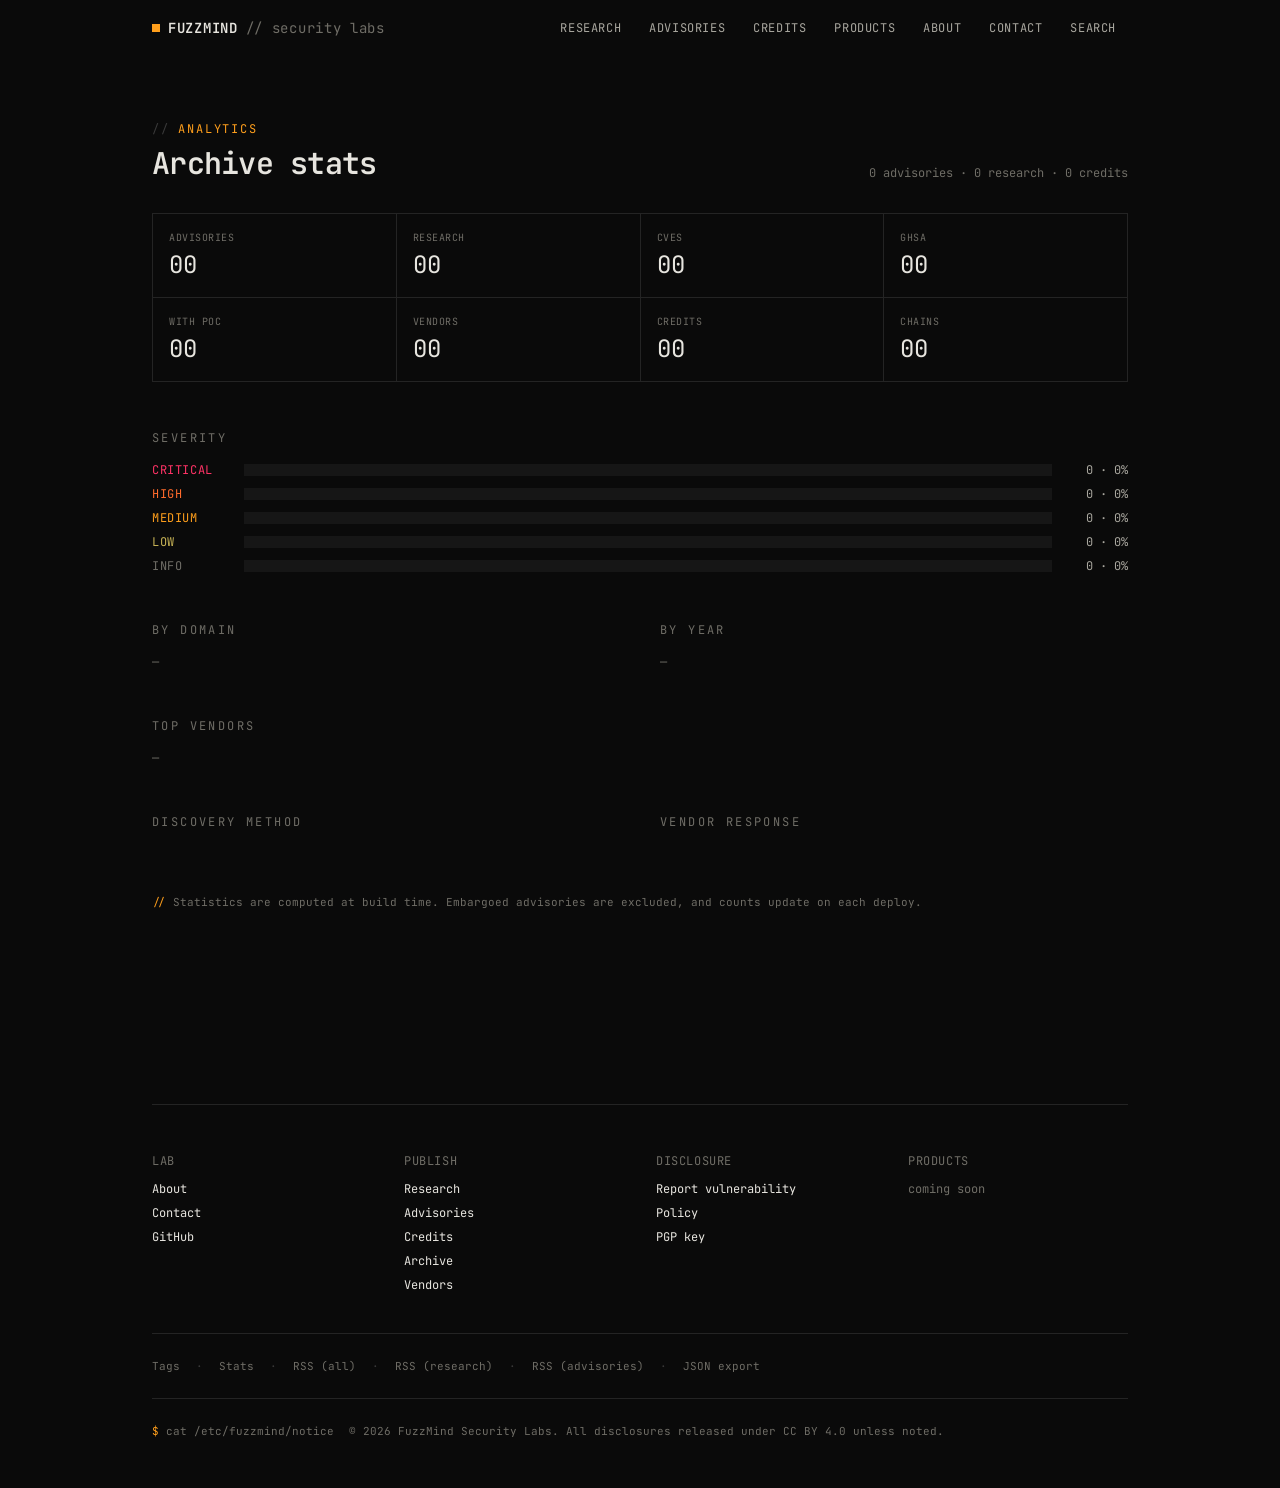
<file: stats/index.html>
<!DOCTYPE html><html lang="en"> <head><meta charset="utf-8"><meta name="viewport" content="width=device-width, initial-scale=1"><meta name="generator" content="Astro v6.3.1"><title>Stats // FuzzMind</title><meta name="description" content="Advisory distribution by severity, domain, vendor, year, discovery method, and vendor response."><link rel="canonical" href="https://fuzzmind.io/stats"><meta name="darkreader-lock"><link rel="icon" href="/favicon.svg?v=20260505" type="image/svg+xml"><link rel="icon" href="/favicon.ico?v=20260505" sizes="32x32"><link rel="apple-touch-icon" href="/apple-touch-icon.png?v=20260505" sizes="180x180"><link rel="alternate" type="application/rss+xml" title="FuzzMind Feed" href="/rss.xml"><link rel="sitemap" href="/sitemap-index.xml"><meta property="og:site_name" content="FuzzMind Security Labs"><meta property="og:type" content="website"><meta property="og:url" content="https://fuzzmind.io/stats"><meta property="og:title" content="Stats // FuzzMind"><meta property="og:description" content="Advisory distribution by severity, domain, vendor, year, discovery method, and vendor response."><meta property="og:image" content="https://fuzzmind.io/og/default.png"><meta property="og:image:width" content="1200"><meta property="og:image:height" content="630"><meta name="twitter:card" content="summary_large_image"><meta name="twitter:title" content="Stats // FuzzMind"><meta name="twitter:description" content="Advisory distribution by severity, domain, vendor, year, discovery method, and vendor response."><meta name="twitter:image" content="https://fuzzmind.io/og/default.png"><script type="application/ld+json">[{"@context":"https://schema.org","@type":"Organization","name":"FuzzMind Security Labs","url":"https://fuzzmind.io","logo":"https://fuzzmind.io/favicon.svg","sameAs":["https://github.com/fuzzmind","https://twitter.com/fuzzmindlabs","https://infosec.exchange/@fuzzmind"]}]</script><meta name="theme-color" content="#0a0a0a"><meta name="astro-view-transitions-enabled" content="true"><meta name="astro-view-transitions-fallback" content="animate"><script type="module" src="/_astro/ClientRouter.astro_astro_type_script_index_0_lang.BXlx6Qaq.js"></script><link rel="stylesheet" href="/_astro/Base.C2GXAT0G.css"><script type="module" src="/_astro/page.DZYIYqmg.js"></script></head> <body class="bg-ink text-bone"> <a href="#main" class="sr-only focus:not-sr-only fixed top-2 left-2 z-50 bg-amber text-ink px-3 py-1 mono text-xs"> skip to content </a> <div id="read-progress"></div> <header id="site-header" class="border-b border-ink-300 bg-ink/90 backdrop-blur sticky top-0 z-50 transition-all duration-300 ease-in-out data-[scrolled=false]:bg-transparent data-[scrolled=false]:border-transparent data-[scrolled=false]:backdrop-blur-none"> <div class="mx-auto max-w-5xl px-4 sm:px-6 h-14 flex items-center justify-between gap-2"> <a href="/" data-astro-reload class="group flex items-center gap-2 mono text-sm tracking-wider shrink-0" aria-label="FuzzMind home"> <span class="inline-block size-2 bg-amber group-hover:bg-amber-bright transition-colors group-hover:animate-pulse"></span> <span class="font-semibold group-hover:text-amber transition-colors group-hover:animate-glitch">FUZZMIND</span> <span class="text-bone-muted hidden md:inline group-hover:text-bone-dim transition-colors">// security labs</span> </a>  <nav class="hidden sm:flex items-center gap-0 sm:gap-1"> <a href="/research" data-astro-reload class="mono text-[11px] sm:text-xs uppercase tracking-wider px-2 sm:px-3 py-1.5 hover:text-amber transition-colors text-bone-dim"> Research </a><a href="/advisories" data-astro-reload class="mono text-[11px] sm:text-xs uppercase tracking-wider px-2 sm:px-3 py-1.5 hover:text-amber transition-colors text-bone-dim"> Advisories </a><a href="/credits" data-astro-reload class="mono text-[11px] sm:text-xs uppercase tracking-wider px-2 sm:px-3 py-1.5 hover:text-amber transition-colors text-bone-dim"> Credits </a><a href="/products" data-astro-reload class="mono text-[11px] sm:text-xs uppercase tracking-wider px-2 sm:px-3 py-1.5 hover:text-amber transition-colors text-bone-dim"> Products </a><a href="/about" data-astro-reload class="mono text-[11px] sm:text-xs uppercase tracking-wider px-2 sm:px-3 py-1.5 hover:text-amber transition-colors text-bone-dim"> About </a><a href="/contact" data-astro-reload class="mono text-[11px] sm:text-xs uppercase tracking-wider px-2 sm:px-3 py-1.5 hover:text-amber transition-colors text-bone-dim"> Contact </a> <a href="/search" data-astro-reload class="mono text-[11px] sm:text-xs uppercase tracking-wider px-2 sm:px-3 py-1.5 hover:text-amber transition-colors text-bone-dim"> Search </a> </nav>  <button id="mobile-menu-toggle" type="button" class="sm:hidden flex items-center justify-center size-9 -mr-1 text-bone-dim hover:text-amber" aria-label="Open menu" aria-expanded="false" aria-controls="mobile-menu" data-menu-open-label="Open menu" data-menu-close-label="Close menu"> <svg class="size-6" viewBox="0 0 24 24" fill="none" stroke="currentColor" stroke-width="1.75" stroke-linecap="square" aria-hidden="true"> <line data-hb="1" x1="4" y1="7" x2="20" y2="7"></line> <line data-hb="2" x1="4" y1="12" x2="20" y2="12"></line> <line data-hb="3" x1="4" y1="17" x2="20" y2="17"></line> </svg> </button> </div>  <div id="mobile-menu" class="sm:hidden absolute w-full left-0 border-t border-ink-300 bg-ink/95 backdrop-blur transition-all duration-300 ease-[cubic-bezier(0.16,1,0.3,1)] opacity-0 -translate-y-2 pointer-events-none shadow-2xl" aria-hidden="true"> <nav class="mx-auto max-w-5xl px-4 py-2 flex flex-col mono text-sm"> <a href="/research" data-astro-reload class="px-2 py-3 uppercase tracking-wider border-b border-ink-300/50 last:border-b-0 hover:text-amber transition-colors text-bone-dim" tabindex="-1"> Research </a><a href="/advisories" data-astro-reload class="px-2 py-3 uppercase tracking-wider border-b border-ink-300/50 last:border-b-0 hover:text-amber transition-colors text-bone-dim" tabindex="-1"> Advisories </a><a href="/credits" data-astro-reload class="px-2 py-3 uppercase tracking-wider border-b border-ink-300/50 last:border-b-0 hover:text-amber transition-colors text-bone-dim" tabindex="-1"> Credits </a><a href="/products" data-astro-reload class="px-2 py-3 uppercase tracking-wider border-b border-ink-300/50 last:border-b-0 hover:text-amber transition-colors text-bone-dim" tabindex="-1"> Products </a><a href="/about" data-astro-reload class="px-2 py-3 uppercase tracking-wider border-b border-ink-300/50 last:border-b-0 hover:text-amber transition-colors text-bone-dim" tabindex="-1"> About </a><a href="/contact" data-astro-reload class="px-2 py-3 uppercase tracking-wider border-b border-ink-300/50 last:border-b-0 hover:text-amber transition-colors text-bone-dim" tabindex="-1"> Contact </a> <a href="/search" data-astro-reload class="px-2 py-3 uppercase tracking-wider hover:text-amber transition-colors text-bone-dim" tabindex="-1"> Search </a> </nav> </div> </header> <script type="module">function u(){const t=document.getElementById("mobile-menu-toggle"),n=document.getElementById("mobile-menu");if(!t||!n||t.dataset.bound)return;t.dataset.bound="1";const l=Array.from(n.querySelectorAll("a")),i=e=>{n.setAttribute("aria-hidden",String(!e)),l.forEach(a=>{e?a.removeAttribute("tabindex"):a.setAttribute("tabindex","-1")})},c=()=>{n.classList.remove("opacity-0","-translate-y-2","pointer-events-none"),n.classList.add("opacity-100","translate-y-0","pointer-events-auto"),i(!0),t.setAttribute("aria-expanded","true"),t.setAttribute("aria-label",t.dataset.menuCloseLabel||"Close menu");const[e,a,s]=t.querySelectorAll("line");e&&a&&s&&(e.setAttribute("transform","rotate(45 12 12) translate(0 5)"),a.setAttribute("opacity","0"),s.setAttribute("transform","rotate(-45 12 12) translate(0 -5)"))},r=()=>{const e=document.activeElement;e&&n.contains(e)&&t.focus(),n.classList.add("opacity-0","-translate-y-2","pointer-events-none"),n.classList.remove("opacity-100","translate-y-0","pointer-events-auto"),i(!1),t.setAttribute("aria-expanded","false"),t.setAttribute("aria-label",t.dataset.menuOpenLabel||"Open menu");const[a,s,d]=t.querySelectorAll("line");a&&s&&d&&(a.removeAttribute("transform"),s.removeAttribute("opacity"),d.removeAttribute("transform"))};i(!1),t.addEventListener("click",()=>{t.getAttribute("aria-expanded")==="true"?r():c()}),l.forEach(e=>e.addEventListener("click",r)),document.addEventListener("keydown",e=>{e.key==="Escape"&&t.getAttribute("aria-expanded")==="true"&&r()}),document.addEventListener("click",e=>{if(t.getAttribute("aria-expanded")!=="true")return;const a=e.target;a&&(t.contains(a)||n.contains(a)||r())}),window.matchMedia("(min-width: 640px)").addEventListener("change",e=>{e.matches&&r()});const o=document.getElementById("site-header");if(o){const e=()=>{window.scrollY>20?o.dataset.scrolled="true":o.dataset.scrolled="false"};e(),window.addEventListener("scroll",e,{passive:!0})}}document.addEventListener("astro:page-load",u);</script> <main id="main" tabindex="-1">  <section class="mx-auto max-w-5xl px-4 sm:px-6 py-12 sm:py-16"> <div class="flex flex-wrap items-end justify-between gap-x-4 gap-y-2 mb-6 sm:mb-8"> <div> <div class="mono text-xs text-amber uppercase tracking-[0.15em] mb-2"> <span class="text-ink-500">//</span> analytics </div> <h1 class="mono text-xl sm:text-2xl md:text-3xl font-semibold tracking-tight">Archive stats</h1> </div> <div class="mono text-xs text-bone-muted whitespace-nowrap">0 advisories · 0 research · 0 credits</div> </div>  <div class="mt-8 grid grid-cols-2 sm:grid-cols-4 gap-px bg-ink-300 border border-ink-300"> <div class="bg-ink p-4 mono"> <div class="text-[10px] text-bone-muted uppercase tracking-wider">advisories</div> <div class="mt-1 text-2xl tabular-nums text-bone"> 00 </div> </div><div class="bg-ink p-4 mono"> <div class="text-[10px] text-bone-muted uppercase tracking-wider">research</div> <div class="mt-1 text-2xl tabular-nums text-bone"> 00 </div> </div><div class="bg-ink p-4 mono"> <div class="text-[10px] text-bone-muted uppercase tracking-wider">CVEs</div> <div class="mt-1 text-2xl tabular-nums text-bone"> 00 </div> </div><div class="bg-ink p-4 mono"> <div class="text-[10px] text-bone-muted uppercase tracking-wider">GHSA</div> <div class="mt-1 text-2xl tabular-nums text-bone"> 00 </div> </div><div class="bg-ink p-4 mono"> <div class="text-[10px] text-bone-muted uppercase tracking-wider">with PoC</div> <div class="mt-1 text-2xl tabular-nums text-bone"> 00 </div> </div><div class="bg-ink p-4 mono"> <div class="text-[10px] text-bone-muted uppercase tracking-wider">vendors</div> <div class="mt-1 text-2xl tabular-nums text-bone"> 00 </div> </div><div class="bg-ink p-4 mono"> <div class="text-[10px] text-bone-muted uppercase tracking-wider">credits</div> <div class="mt-1 text-2xl tabular-nums text-bone"> 00 </div> </div><div class="bg-ink p-4 mono"> <div class="text-[10px] text-bone-muted uppercase tracking-wider">chains</div> <div class="mt-1 text-2xl tabular-nums text-bone"> 00 </div> </div> </div>  <section class="mt-12"> <h2 class="mono text-xs text-bone-muted uppercase tracking-[0.2em] mb-4">severity</h2> <ul class="space-y-2 mono text-xs"> <li class="flex items-center gap-3"> <span class="w-20 uppercase tracking-wider text-sev-critical">critical</span> <div class="flex-1 h-3 bg-ink-100 relative"> <div class="absolute inset-y-0 left-0 bg-sev-critical" style="width: 0%"></div> </div> <span class="w-16 text-right tabular-nums text-bone-dim"> 0 · 0%
</span> </li><li class="flex items-center gap-3"> <span class="w-20 uppercase tracking-wider text-sev-high">high</span> <div class="flex-1 h-3 bg-ink-100 relative"> <div class="absolute inset-y-0 left-0 bg-sev-high" style="width: 0%"></div> </div> <span class="w-16 text-right tabular-nums text-bone-dim"> 0 · 0%
</span> </li><li class="flex items-center gap-3"> <span class="w-20 uppercase tracking-wider text-sev-medium">medium</span> <div class="flex-1 h-3 bg-ink-100 relative"> <div class="absolute inset-y-0 left-0 bg-sev-medium" style="width: 0%"></div> </div> <span class="w-16 text-right tabular-nums text-bone-dim"> 0 · 0%
</span> </li><li class="flex items-center gap-3"> <span class="w-20 uppercase tracking-wider text-sev-low">low</span> <div class="flex-1 h-3 bg-ink-100 relative"> <div class="absolute inset-y-0 left-0 bg-sev-low" style="width: 0%"></div> </div> <span class="w-16 text-right tabular-nums text-bone-dim"> 0 · 0%
</span> </li><li class="flex items-center gap-3"> <span class="w-20 uppercase tracking-wider text-sev-info">info</span> <div class="flex-1 h-3 bg-ink-100 relative"> <div class="absolute inset-y-0 left-0 bg-sev-info" style="width: 0%"></div> </div> <span class="w-16 text-right tabular-nums text-bone-dim"> 0 · 0%
</span> </li> </ul> </section>  <div class="mt-12 grid grid-cols-1 lg:grid-cols-2 gap-10"> <section> <h2 class="mono text-xs text-bone-muted uppercase tracking-[0.2em] mb-4">by domain</h2> <div class="mono text-xs text-bone-muted">—</div> </section> <section> <h2 class="mono text-xs text-bone-muted uppercase tracking-[0.2em] mb-4">by year</h2> <div class="mono text-xs text-bone-muted">—</div> </section> </div>  <section class="mt-12"> <h2 class="mono text-xs text-bone-muted uppercase tracking-[0.2em] mb-4">top vendors</h2> <div class="mono text-xs text-bone-muted">—</div> </section>  <div class="mt-12 grid grid-cols-1 lg:grid-cols-2 gap-10"> <section> <h2 class="mono text-xs text-bone-muted uppercase tracking-[0.2em] mb-4">discovery method</h2> <ul class="space-y-1.5 mono text-xs">  </ul> </section> <section> <h2 class="mono text-xs text-bone-muted uppercase tracking-[0.2em] mb-4">vendor response</h2> <ul class="space-y-1.5 mono text-xs">  </ul> </section> </div> <p class="mt-12 mono text-[11px] text-bone-muted leading-relaxed"> <span class="text-amber">//</span> Statistics are computed at build time. Embargoed advisories are excluded, and counts update on each deploy. </p> </section>  </main> <footer id="site-footer" class="mt-24 sm:mt-32"> <div class="mx-auto max-w-5xl px-4 sm:px-6"> <div class="py-10 sm:py-12 border-t border-ink-300"> <div class="grid grid-cols-2 md:grid-cols-4 gap-8 mono text-xs"> <div> <div class="text-bone-muted uppercase tracking-wider mb-3">Lab</div> <ul class="space-y-2"> <li><a href="/about" class="inline-block hover:text-amber hover:translate-x-1 transition-all">About</a></li> <li><a href="/contact" class="inline-block hover:text-amber hover:translate-x-1 transition-all">Contact</a></li> <li><a href="https://github.com/fuzzmind" target="_blank" rel="noopener" class="inline-block hover:text-amber hover:translate-x-1 transition-all">GitHub</a></li> </ul> </div> <div> <div class="text-bone-muted uppercase tracking-wider mb-3">Publish</div> <ul class="space-y-2"> <li><a href="/research" class="inline-block hover:text-amber hover:translate-x-1 transition-all">Research</a></li> <li><a href="/advisories" class="inline-block hover:text-amber hover:translate-x-1 transition-all">Advisories</a></li> <li><a href="/credits" class="inline-block hover:text-amber hover:translate-x-1 transition-all">Credits</a></li> <li><a href="/archive" class="inline-block hover:text-amber hover:translate-x-1 transition-all">Archive</a></li> <li><a href="/vendors" class="inline-block hover:text-amber hover:translate-x-1 transition-all">Vendors</a></li> </ul> </div> <div> <div class="text-bone-muted uppercase tracking-wider mb-3">Disclosure</div> <ul class="space-y-2"> <li><a href="/security" class="inline-block hover:text-amber hover:translate-x-1 transition-all">Report vulnerability</a></li> <li><a href="/contact#policy" class="inline-block hover:text-amber hover:translate-x-1 transition-all">Policy</a></li> <li><a href="/pgp.asc" download="fuzzmind-pgp.asc" class="inline-block hover:text-amber hover:translate-x-1 transition-all">PGP key</a></li> </ul> </div> <div> <div class="text-bone-muted uppercase tracking-wider mb-3"> <a href="/products" class="inline-block hover:text-amber transition-colors">Products</a> </div> <div class="text-bone-muted">coming soon</div> </div> </div>  <div class="mt-10 pt-6 border-t border-ink-300 mono text-[11px] text-bone-muted flex flex-wrap items-center gap-x-4 gap-y-2"> <a href="/tags" class="hover:text-amber transition-colors">Tags</a> <span class="text-ink-500">·</span> <a href="/stats" class="hover:text-amber transition-colors">Stats</a> <span class="text-ink-500">·</span> <a href="/rss.xml" target="_blank" rel="noopener" class="hover:text-amber transition-colors">RSS (all)</a> <span class="text-ink-500">·</span> <a href="/research.rss.xml" target="_blank" rel="noopener" class="hover:text-amber transition-colors">RSS (research)</a> <span class="text-ink-500">·</span> <a href="/advisories.rss.xml" target="_blank" rel="noopener" class="hover:text-amber transition-colors">RSS (advisories)</a> <span class="text-ink-500">·</span> <a href="/advisories.json" target="_blank" rel="noopener" class="hover:text-amber transition-colors">JSON export</a> </div> <div class="mt-6 pt-6 border-t border-ink-300 mono text-[11px] text-bone-muted"> <span class="text-amber">$</span> cat /etc/fuzzmind/notice <span class="ml-2">© 2026 FuzzMind Security Labs. All disclosures released under CC BY 4.0 unless noted.</span> </div> </div> </div> </footer> <script type="module">function o(){const e=document.getElementById("read-progress");if(!e||e.dataset.bound)return;e.dataset.bound="1";const t=()=>{const n=document.documentElement.scrollHeight-window.innerHeight;if(n<=0){e.style.width="0%";return}const d=Math.min(100,window.scrollY/n*100);e.style.width=d+"%"};t(),window.addEventListener("scroll",t,{passive:!0}),window.addEventListener("resize",t)}document.addEventListener("astro:page-load",o);</script> <script type="module" src="/_astro/Base.astro_astro_type_script_index_1_lang.JzigmqdE.js"></script> <script type="module" src="/_astro/Base.astro_astro_type_script_index_2_lang.CDTCWgGa.js"></script> <script type="module">const o=window;o.__fuzzmindSearchShortcutBound||(o.__fuzzmindSearchShortcutBound=!0,document.addEventListener("keydown",t=>{if(t.key==="/"&&!t.ctrlKey&&!t.metaKey){const e=t.target,n=e.tagName.toLowerCase();if(n==="input"||n==="textarea"||e.isContentEditable)return;t.preventDefault(),window.location.href="/search"}}));</script> <script type="module" src="/_astro/Base.astro_astro_type_script_index_4_lang.CGzw0GMP.js"></script> </body> </html>
</file>
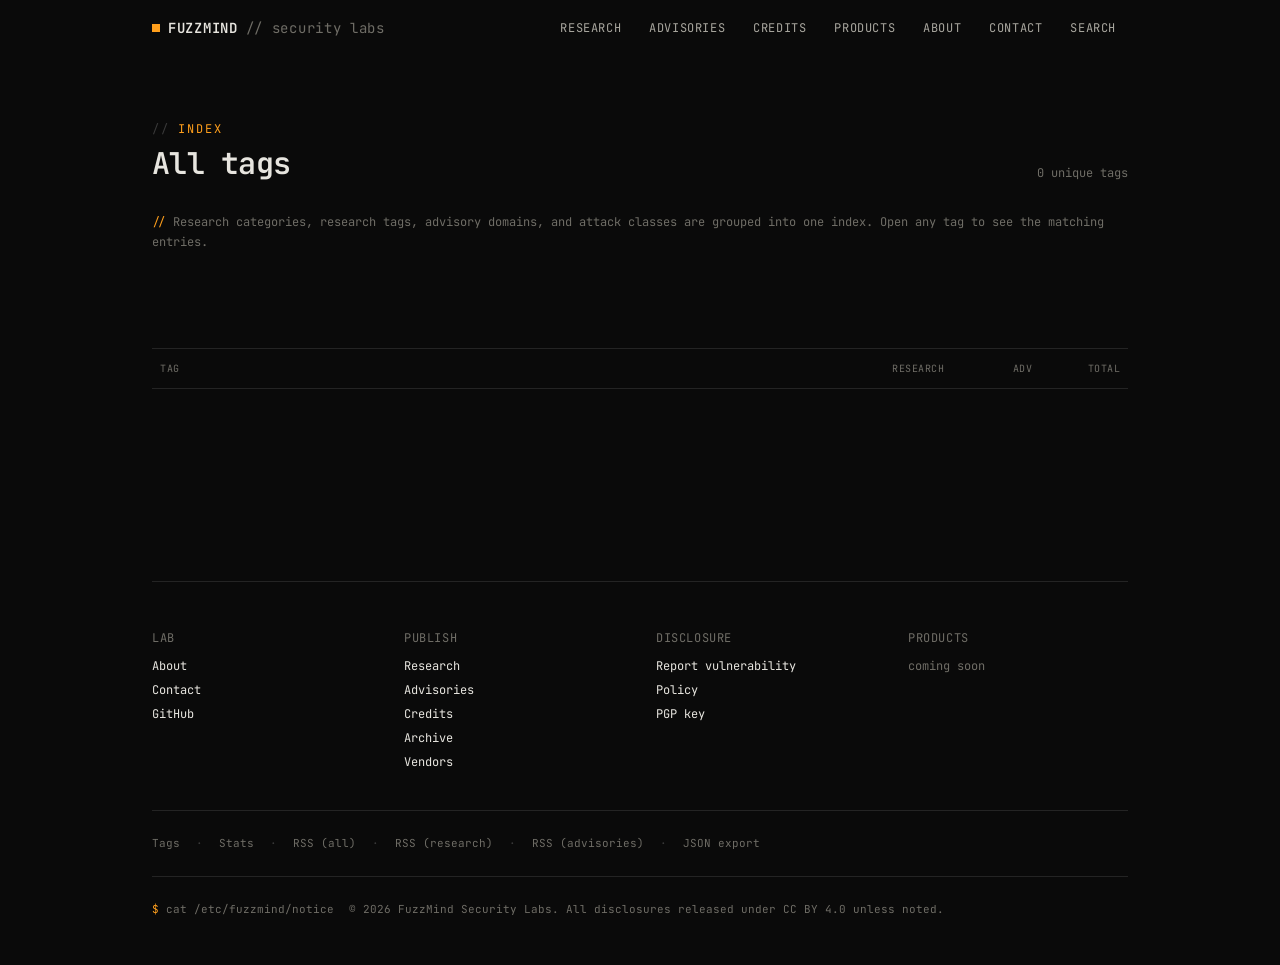
<file: tags/index.html>
<!DOCTYPE html><html lang="en"> <head><meta charset="utf-8"><meta name="viewport" content="width=device-width, initial-scale=1"><meta name="generator" content="Astro v6.3.1"><title>Tags // FuzzMind</title><meta name="description" content="All research and advisories indexed by tag."><link rel="canonical" href="https://fuzzmind.io/tags"><meta name="darkreader-lock"><link rel="icon" href="/favicon.svg?v=20260505" type="image/svg+xml"><link rel="icon" href="/favicon.ico?v=20260505" sizes="32x32"><link rel="apple-touch-icon" href="/apple-touch-icon.png?v=20260505" sizes="180x180"><link rel="alternate" type="application/rss+xml" title="FuzzMind Feed" href="/rss.xml"><link rel="sitemap" href="/sitemap-index.xml"><meta property="og:site_name" content="FuzzMind Security Labs"><meta property="og:type" content="website"><meta property="og:url" content="https://fuzzmind.io/tags"><meta property="og:title" content="Tags // FuzzMind"><meta property="og:description" content="All research and advisories indexed by tag."><meta property="og:image" content="https://fuzzmind.io/og/default.png"><meta property="og:image:width" content="1200"><meta property="og:image:height" content="630"><meta name="twitter:card" content="summary_large_image"><meta name="twitter:title" content="Tags // FuzzMind"><meta name="twitter:description" content="All research and advisories indexed by tag."><meta name="twitter:image" content="https://fuzzmind.io/og/default.png"><script type="application/ld+json">[{"@context":"https://schema.org","@type":"Organization","name":"FuzzMind Security Labs","url":"https://fuzzmind.io","logo":"https://fuzzmind.io/favicon.svg","sameAs":["https://github.com/fuzzmind","https://twitter.com/fuzzmindlabs","https://infosec.exchange/@fuzzmind"]}]</script><meta name="theme-color" content="#0a0a0a"><meta name="astro-view-transitions-enabled" content="true"><meta name="astro-view-transitions-fallback" content="animate"><script type="module" src="/_astro/ClientRouter.astro_astro_type_script_index_0_lang.BXlx6Qaq.js"></script><link rel="stylesheet" href="/_astro/Base.C2GXAT0G.css"><script type="module" src="/_astro/page.DZYIYqmg.js"></script></head> <body class="bg-ink text-bone"> <a href="#main" class="sr-only focus:not-sr-only fixed top-2 left-2 z-50 bg-amber text-ink px-3 py-1 mono text-xs"> skip to content </a> <div id="read-progress"></div> <header id="site-header" class="border-b border-ink-300 bg-ink/90 backdrop-blur sticky top-0 z-50 transition-all duration-300 ease-in-out data-[scrolled=false]:bg-transparent data-[scrolled=false]:border-transparent data-[scrolled=false]:backdrop-blur-none"> <div class="mx-auto max-w-5xl px-4 sm:px-6 h-14 flex items-center justify-between gap-2"> <a href="/" data-astro-reload class="group flex items-center gap-2 mono text-sm tracking-wider shrink-0" aria-label="FuzzMind home"> <span class="inline-block size-2 bg-amber group-hover:bg-amber-bright transition-colors group-hover:animate-pulse"></span> <span class="font-semibold group-hover:text-amber transition-colors group-hover:animate-glitch">FUZZMIND</span> <span class="text-bone-muted hidden md:inline group-hover:text-bone-dim transition-colors">// security labs</span> </a>  <nav class="hidden sm:flex items-center gap-0 sm:gap-1"> <a href="/research" data-astro-reload class="mono text-[11px] sm:text-xs uppercase tracking-wider px-2 sm:px-3 py-1.5 hover:text-amber transition-colors text-bone-dim"> Research </a><a href="/advisories" data-astro-reload class="mono text-[11px] sm:text-xs uppercase tracking-wider px-2 sm:px-3 py-1.5 hover:text-amber transition-colors text-bone-dim"> Advisories </a><a href="/credits" data-astro-reload class="mono text-[11px] sm:text-xs uppercase tracking-wider px-2 sm:px-3 py-1.5 hover:text-amber transition-colors text-bone-dim"> Credits </a><a href="/products" data-astro-reload class="mono text-[11px] sm:text-xs uppercase tracking-wider px-2 sm:px-3 py-1.5 hover:text-amber transition-colors text-bone-dim"> Products </a><a href="/about" data-astro-reload class="mono text-[11px] sm:text-xs uppercase tracking-wider px-2 sm:px-3 py-1.5 hover:text-amber transition-colors text-bone-dim"> About </a><a href="/contact" data-astro-reload class="mono text-[11px] sm:text-xs uppercase tracking-wider px-2 sm:px-3 py-1.5 hover:text-amber transition-colors text-bone-dim"> Contact </a> <a href="/search" data-astro-reload class="mono text-[11px] sm:text-xs uppercase tracking-wider px-2 sm:px-3 py-1.5 hover:text-amber transition-colors text-bone-dim"> Search </a> </nav>  <button id="mobile-menu-toggle" type="button" class="sm:hidden flex items-center justify-center size-9 -mr-1 text-bone-dim hover:text-amber" aria-label="Open menu" aria-expanded="false" aria-controls="mobile-menu" data-menu-open-label="Open menu" data-menu-close-label="Close menu"> <svg class="size-6" viewBox="0 0 24 24" fill="none" stroke="currentColor" stroke-width="1.75" stroke-linecap="square" aria-hidden="true"> <line data-hb="1" x1="4" y1="7" x2="20" y2="7"></line> <line data-hb="2" x1="4" y1="12" x2="20" y2="12"></line> <line data-hb="3" x1="4" y1="17" x2="20" y2="17"></line> </svg> </button> </div>  <div id="mobile-menu" class="sm:hidden absolute w-full left-0 border-t border-ink-300 bg-ink/95 backdrop-blur transition-all duration-300 ease-[cubic-bezier(0.16,1,0.3,1)] opacity-0 -translate-y-2 pointer-events-none shadow-2xl" aria-hidden="true"> <nav class="mx-auto max-w-5xl px-4 py-2 flex flex-col mono text-sm"> <a href="/research" data-astro-reload class="px-2 py-3 uppercase tracking-wider border-b border-ink-300/50 last:border-b-0 hover:text-amber transition-colors text-bone-dim" tabindex="-1"> Research </a><a href="/advisories" data-astro-reload class="px-2 py-3 uppercase tracking-wider border-b border-ink-300/50 last:border-b-0 hover:text-amber transition-colors text-bone-dim" tabindex="-1"> Advisories </a><a href="/credits" data-astro-reload class="px-2 py-3 uppercase tracking-wider border-b border-ink-300/50 last:border-b-0 hover:text-amber transition-colors text-bone-dim" tabindex="-1"> Credits </a><a href="/products" data-astro-reload class="px-2 py-3 uppercase tracking-wider border-b border-ink-300/50 last:border-b-0 hover:text-amber transition-colors text-bone-dim" tabindex="-1"> Products </a><a href="/about" data-astro-reload class="px-2 py-3 uppercase tracking-wider border-b border-ink-300/50 last:border-b-0 hover:text-amber transition-colors text-bone-dim" tabindex="-1"> About </a><a href="/contact" data-astro-reload class="px-2 py-3 uppercase tracking-wider border-b border-ink-300/50 last:border-b-0 hover:text-amber transition-colors text-bone-dim" tabindex="-1"> Contact </a> <a href="/search" data-astro-reload class="px-2 py-3 uppercase tracking-wider hover:text-amber transition-colors text-bone-dim" tabindex="-1"> Search </a> </nav> </div> </header> <script type="module">function u(){const t=document.getElementById("mobile-menu-toggle"),n=document.getElementById("mobile-menu");if(!t||!n||t.dataset.bound)return;t.dataset.bound="1";const l=Array.from(n.querySelectorAll("a")),i=e=>{n.setAttribute("aria-hidden",String(!e)),l.forEach(a=>{e?a.removeAttribute("tabindex"):a.setAttribute("tabindex","-1")})},c=()=>{n.classList.remove("opacity-0","-translate-y-2","pointer-events-none"),n.classList.add("opacity-100","translate-y-0","pointer-events-auto"),i(!0),t.setAttribute("aria-expanded","true"),t.setAttribute("aria-label",t.dataset.menuCloseLabel||"Close menu");const[e,a,s]=t.querySelectorAll("line");e&&a&&s&&(e.setAttribute("transform","rotate(45 12 12) translate(0 5)"),a.setAttribute("opacity","0"),s.setAttribute("transform","rotate(-45 12 12) translate(0 -5)"))},r=()=>{const e=document.activeElement;e&&n.contains(e)&&t.focus(),n.classList.add("opacity-0","-translate-y-2","pointer-events-none"),n.classList.remove("opacity-100","translate-y-0","pointer-events-auto"),i(!1),t.setAttribute("aria-expanded","false"),t.setAttribute("aria-label",t.dataset.menuOpenLabel||"Open menu");const[a,s,d]=t.querySelectorAll("line");a&&s&&d&&(a.removeAttribute("transform"),s.removeAttribute("opacity"),d.removeAttribute("transform"))};i(!1),t.addEventListener("click",()=>{t.getAttribute("aria-expanded")==="true"?r():c()}),l.forEach(e=>e.addEventListener("click",r)),document.addEventListener("keydown",e=>{e.key==="Escape"&&t.getAttribute("aria-expanded")==="true"&&r()}),document.addEventListener("click",e=>{if(t.getAttribute("aria-expanded")!=="true")return;const a=e.target;a&&(t.contains(a)||n.contains(a)||r())}),window.matchMedia("(min-width: 640px)").addEventListener("change",e=>{e.matches&&r()});const o=document.getElementById("site-header");if(o){const e=()=>{window.scrollY>20?o.dataset.scrolled="true":o.dataset.scrolled="false"};e(),window.addEventListener("scroll",e,{passive:!0})}}document.addEventListener("astro:page-load",u);</script> <main id="main" tabindex="-1">  <section class="mx-auto max-w-5xl px-4 sm:px-6 py-12 sm:py-16"> <div class="flex flex-wrap items-end justify-between gap-x-4 gap-y-2 mb-6 sm:mb-8"> <div> <div class="mono text-xs text-amber uppercase tracking-[0.15em] mb-2"> <span class="text-ink-500">//</span> index </div> <h1 class="mono text-xl sm:text-2xl md:text-3xl font-semibold tracking-tight">All tags</h1> </div> <div class="mono text-xs text-bone-muted whitespace-nowrap">0 unique tags</div> </div> <p class="mt-4 mono text-xs text-bone-muted leading-relaxed"> <span class="text-amber">//</span> Research categories, research tags, advisory domains, and attack classes are grouped into one index. Open any tag to see the matching entries. </p>  <div class="mt-10 flex flex-wrap gap-x-4 gap-y-3 leading-relaxed mono">  </div>  <div class="mt-14 border-y border-ink-300 divide-y divide-ink-300"> <div class="grid grid-cols-[minmax(0,1fr)_auto_auto_auto] gap-x-6 px-2 py-3 mono text-[10px] text-bone-muted uppercase tracking-wider"> <span>tag</span> <span class="w-16 text-right">research</span> <span class="w-16 text-right">adv</span> <span class="w-16 text-right">total</span> </div>  </div> </section>  </main> <footer id="site-footer" class="mt-24 sm:mt-32"> <div class="mx-auto max-w-5xl px-4 sm:px-6"> <div class="py-10 sm:py-12 border-t border-ink-300"> <div class="grid grid-cols-2 md:grid-cols-4 gap-8 mono text-xs"> <div> <div class="text-bone-muted uppercase tracking-wider mb-3">Lab</div> <ul class="space-y-2"> <li><a href="/about" class="inline-block hover:text-amber hover:translate-x-1 transition-all">About</a></li> <li><a href="/contact" class="inline-block hover:text-amber hover:translate-x-1 transition-all">Contact</a></li> <li><a href="https://github.com/fuzzmind" target="_blank" rel="noopener" class="inline-block hover:text-amber hover:translate-x-1 transition-all">GitHub</a></li> </ul> </div> <div> <div class="text-bone-muted uppercase tracking-wider mb-3">Publish</div> <ul class="space-y-2"> <li><a href="/research" class="inline-block hover:text-amber hover:translate-x-1 transition-all">Research</a></li> <li><a href="/advisories" class="inline-block hover:text-amber hover:translate-x-1 transition-all">Advisories</a></li> <li><a href="/credits" class="inline-block hover:text-amber hover:translate-x-1 transition-all">Credits</a></li> <li><a href="/archive" class="inline-block hover:text-amber hover:translate-x-1 transition-all">Archive</a></li> <li><a href="/vendors" class="inline-block hover:text-amber hover:translate-x-1 transition-all">Vendors</a></li> </ul> </div> <div> <div class="text-bone-muted uppercase tracking-wider mb-3">Disclosure</div> <ul class="space-y-2"> <li><a href="/security" class="inline-block hover:text-amber hover:translate-x-1 transition-all">Report vulnerability</a></li> <li><a href="/contact#policy" class="inline-block hover:text-amber hover:translate-x-1 transition-all">Policy</a></li> <li><a href="/pgp.asc" download="fuzzmind-pgp.asc" class="inline-block hover:text-amber hover:translate-x-1 transition-all">PGP key</a></li> </ul> </div> <div> <div class="text-bone-muted uppercase tracking-wider mb-3"> <a href="/products" class="inline-block hover:text-amber transition-colors">Products</a> </div> <div class="text-bone-muted">coming soon</div> </div> </div>  <div class="mt-10 pt-6 border-t border-ink-300 mono text-[11px] text-bone-muted flex flex-wrap items-center gap-x-4 gap-y-2"> <a href="/tags" class="hover:text-amber transition-colors">Tags</a> <span class="text-ink-500">·</span> <a href="/stats" class="hover:text-amber transition-colors">Stats</a> <span class="text-ink-500">·</span> <a href="/rss.xml" target="_blank" rel="noopener" class="hover:text-amber transition-colors">RSS (all)</a> <span class="text-ink-500">·</span> <a href="/research.rss.xml" target="_blank" rel="noopener" class="hover:text-amber transition-colors">RSS (research)</a> <span class="text-ink-500">·</span> <a href="/advisories.rss.xml" target="_blank" rel="noopener" class="hover:text-amber transition-colors">RSS (advisories)</a> <span class="text-ink-500">·</span> <a href="/advisories.json" target="_blank" rel="noopener" class="hover:text-amber transition-colors">JSON export</a> </div> <div class="mt-6 pt-6 border-t border-ink-300 mono text-[11px] text-bone-muted"> <span class="text-amber">$</span> cat /etc/fuzzmind/notice <span class="ml-2">© 2026 FuzzMind Security Labs. All disclosures released under CC BY 4.0 unless noted.</span> </div> </div> </div> </footer> <script type="module">function o(){const e=document.getElementById("read-progress");if(!e||e.dataset.bound)return;e.dataset.bound="1";const t=()=>{const n=document.documentElement.scrollHeight-window.innerHeight;if(n<=0){e.style.width="0%";return}const d=Math.min(100,window.scrollY/n*100);e.style.width=d+"%"};t(),window.addEventListener("scroll",t,{passive:!0}),window.addEventListener("resize",t)}document.addEventListener("astro:page-load",o);</script> <script type="module" src="/_astro/Base.astro_astro_type_script_index_1_lang.JzigmqdE.js"></script> <script type="module" src="/_astro/Base.astro_astro_type_script_index_2_lang.CDTCWgGa.js"></script> <script type="module">const o=window;o.__fuzzmindSearchShortcutBound||(o.__fuzzmindSearchShortcutBound=!0,document.addEventListener("keydown",t=>{if(t.key==="/"&&!t.ctrlKey&&!t.metaKey){const e=t.target,n=e.tagName.toLowerCase();if(n==="input"||n==="textarea"||e.isContentEditable)return;t.preventDefault(),window.location.href="/search"}}));</script> <script type="module" src="/_astro/Base.astro_astro_type_script_index_4_lang.CGzw0GMP.js"></script> </body> </html>
</file>
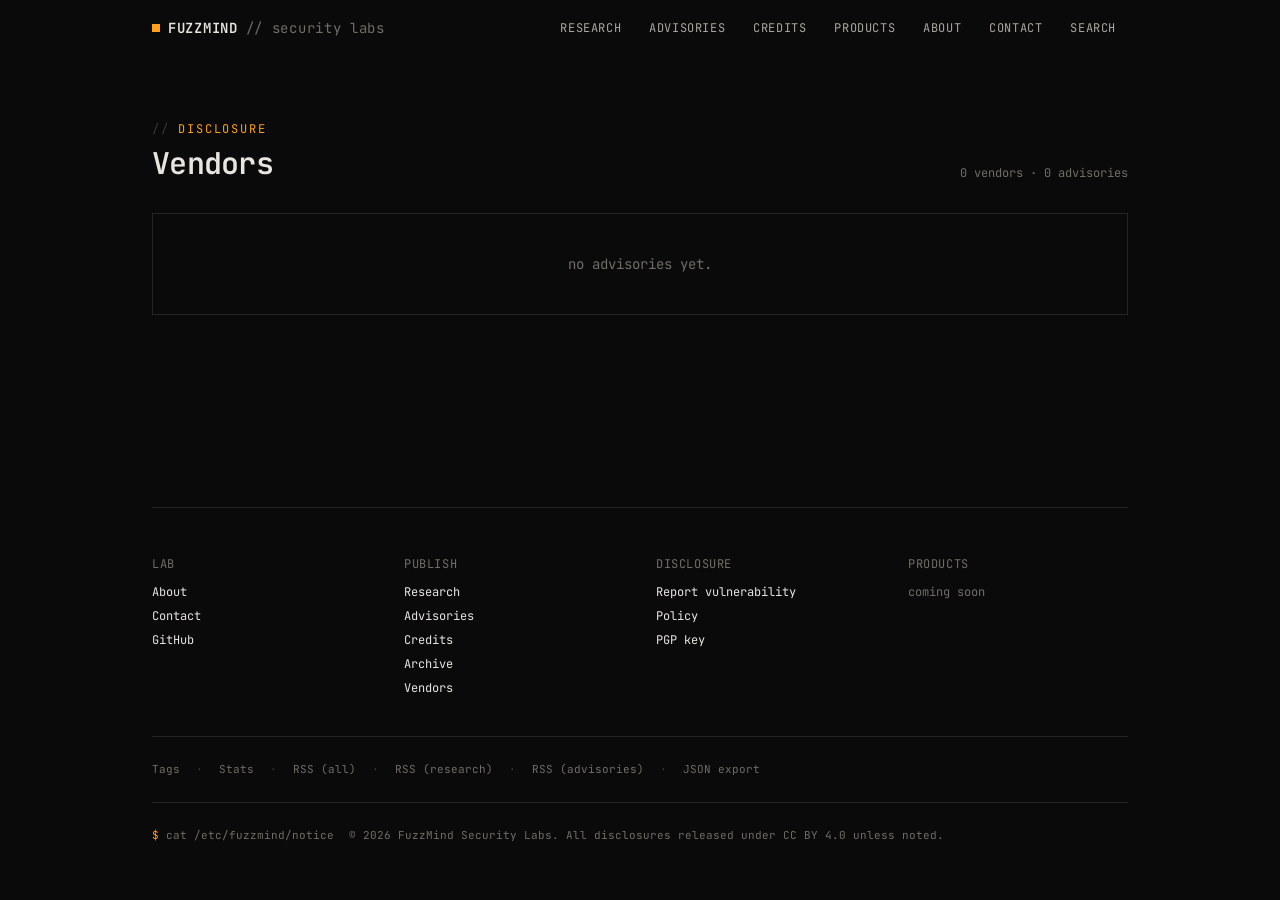
<file: vendors/index.html>
<!DOCTYPE html><html lang="en"> <head><meta charset="utf-8"><meta name="viewport" content="width=device-width, initial-scale=1"><meta name="generator" content="Astro v6.3.1"><title>Vendors // FuzzMind</title><meta name="description" content="Vendors with published FuzzMind advisories."><link rel="canonical" href="https://fuzzmind.io/vendors"><meta name="darkreader-lock"><link rel="icon" href="/favicon.svg?v=20260505" type="image/svg+xml"><link rel="icon" href="/favicon.ico?v=20260505" sizes="32x32"><link rel="apple-touch-icon" href="/apple-touch-icon.png?v=20260505" sizes="180x180"><link rel="alternate" type="application/rss+xml" title="FuzzMind Feed" href="/rss.xml"><link rel="sitemap" href="/sitemap-index.xml"><meta property="og:site_name" content="FuzzMind Security Labs"><meta property="og:type" content="website"><meta property="og:url" content="https://fuzzmind.io/vendors"><meta property="og:title" content="Vendors // FuzzMind"><meta property="og:description" content="Vendors with published FuzzMind advisories."><meta property="og:image" content="https://fuzzmind.io/og/default.png"><meta property="og:image:width" content="1200"><meta property="og:image:height" content="630"><meta name="twitter:card" content="summary_large_image"><meta name="twitter:title" content="Vendors // FuzzMind"><meta name="twitter:description" content="Vendors with published FuzzMind advisories."><meta name="twitter:image" content="https://fuzzmind.io/og/default.png"><script type="application/ld+json">[{"@context":"https://schema.org","@type":"Organization","name":"FuzzMind Security Labs","url":"https://fuzzmind.io","logo":"https://fuzzmind.io/favicon.svg","sameAs":["https://github.com/fuzzmind","https://twitter.com/fuzzmindlabs","https://infosec.exchange/@fuzzmind"]}]</script><meta name="theme-color" content="#0a0a0a"><meta name="astro-view-transitions-enabled" content="true"><meta name="astro-view-transitions-fallback" content="animate"><script type="module" src="/_astro/ClientRouter.astro_astro_type_script_index_0_lang.BXlx6Qaq.js"></script><link rel="stylesheet" href="/_astro/Base.C2GXAT0G.css"><script type="module" src="/_astro/page.DZYIYqmg.js"></script></head> <body class="bg-ink text-bone"> <a href="#main" class="sr-only focus:not-sr-only fixed top-2 left-2 z-50 bg-amber text-ink px-3 py-1 mono text-xs"> skip to content </a> <div id="read-progress"></div> <header id="site-header" class="border-b border-ink-300 bg-ink/90 backdrop-blur sticky top-0 z-50 transition-all duration-300 ease-in-out data-[scrolled=false]:bg-transparent data-[scrolled=false]:border-transparent data-[scrolled=false]:backdrop-blur-none"> <div class="mx-auto max-w-5xl px-4 sm:px-6 h-14 flex items-center justify-between gap-2"> <a href="/" data-astro-reload class="group flex items-center gap-2 mono text-sm tracking-wider shrink-0" aria-label="FuzzMind home"> <span class="inline-block size-2 bg-amber group-hover:bg-amber-bright transition-colors group-hover:animate-pulse"></span> <span class="font-semibold group-hover:text-amber transition-colors group-hover:animate-glitch">FUZZMIND</span> <span class="text-bone-muted hidden md:inline group-hover:text-bone-dim transition-colors">// security labs</span> </a>  <nav class="hidden sm:flex items-center gap-0 sm:gap-1"> <a href="/research" data-astro-reload class="mono text-[11px] sm:text-xs uppercase tracking-wider px-2 sm:px-3 py-1.5 hover:text-amber transition-colors text-bone-dim"> Research </a><a href="/advisories" data-astro-reload class="mono text-[11px] sm:text-xs uppercase tracking-wider px-2 sm:px-3 py-1.5 hover:text-amber transition-colors text-bone-dim"> Advisories </a><a href="/credits" data-astro-reload class="mono text-[11px] sm:text-xs uppercase tracking-wider px-2 sm:px-3 py-1.5 hover:text-amber transition-colors text-bone-dim"> Credits </a><a href="/products" data-astro-reload class="mono text-[11px] sm:text-xs uppercase tracking-wider px-2 sm:px-3 py-1.5 hover:text-amber transition-colors text-bone-dim"> Products </a><a href="/about" data-astro-reload class="mono text-[11px] sm:text-xs uppercase tracking-wider px-2 sm:px-3 py-1.5 hover:text-amber transition-colors text-bone-dim"> About </a><a href="/contact" data-astro-reload class="mono text-[11px] sm:text-xs uppercase tracking-wider px-2 sm:px-3 py-1.5 hover:text-amber transition-colors text-bone-dim"> Contact </a> <a href="/search" data-astro-reload class="mono text-[11px] sm:text-xs uppercase tracking-wider px-2 sm:px-3 py-1.5 hover:text-amber transition-colors text-bone-dim"> Search </a> </nav>  <button id="mobile-menu-toggle" type="button" class="sm:hidden flex items-center justify-center size-9 -mr-1 text-bone-dim hover:text-amber" aria-label="Open menu" aria-expanded="false" aria-controls="mobile-menu" data-menu-open-label="Open menu" data-menu-close-label="Close menu"> <svg class="size-6" viewBox="0 0 24 24" fill="none" stroke="currentColor" stroke-width="1.75" stroke-linecap="square" aria-hidden="true"> <line data-hb="1" x1="4" y1="7" x2="20" y2="7"></line> <line data-hb="2" x1="4" y1="12" x2="20" y2="12"></line> <line data-hb="3" x1="4" y1="17" x2="20" y2="17"></line> </svg> </button> </div>  <div id="mobile-menu" class="sm:hidden absolute w-full left-0 border-t border-ink-300 bg-ink/95 backdrop-blur transition-all duration-300 ease-[cubic-bezier(0.16,1,0.3,1)] opacity-0 -translate-y-2 pointer-events-none shadow-2xl" aria-hidden="true"> <nav class="mx-auto max-w-5xl px-4 py-2 flex flex-col mono text-sm"> <a href="/research" data-astro-reload class="px-2 py-3 uppercase tracking-wider border-b border-ink-300/50 last:border-b-0 hover:text-amber transition-colors text-bone-dim" tabindex="-1"> Research </a><a href="/advisories" data-astro-reload class="px-2 py-3 uppercase tracking-wider border-b border-ink-300/50 last:border-b-0 hover:text-amber transition-colors text-bone-dim" tabindex="-1"> Advisories </a><a href="/credits" data-astro-reload class="px-2 py-3 uppercase tracking-wider border-b border-ink-300/50 last:border-b-0 hover:text-amber transition-colors text-bone-dim" tabindex="-1"> Credits </a><a href="/products" data-astro-reload class="px-2 py-3 uppercase tracking-wider border-b border-ink-300/50 last:border-b-0 hover:text-amber transition-colors text-bone-dim" tabindex="-1"> Products </a><a href="/about" data-astro-reload class="px-2 py-3 uppercase tracking-wider border-b border-ink-300/50 last:border-b-0 hover:text-amber transition-colors text-bone-dim" tabindex="-1"> About </a><a href="/contact" data-astro-reload class="px-2 py-3 uppercase tracking-wider border-b border-ink-300/50 last:border-b-0 hover:text-amber transition-colors text-bone-dim" tabindex="-1"> Contact </a> <a href="/search" data-astro-reload class="px-2 py-3 uppercase tracking-wider hover:text-amber transition-colors text-bone-dim" tabindex="-1"> Search </a> </nav> </div> </header> <script type="module">function u(){const t=document.getElementById("mobile-menu-toggle"),n=document.getElementById("mobile-menu");if(!t||!n||t.dataset.bound)return;t.dataset.bound="1";const l=Array.from(n.querySelectorAll("a")),i=e=>{n.setAttribute("aria-hidden",String(!e)),l.forEach(a=>{e?a.removeAttribute("tabindex"):a.setAttribute("tabindex","-1")})},c=()=>{n.classList.remove("opacity-0","-translate-y-2","pointer-events-none"),n.classList.add("opacity-100","translate-y-0","pointer-events-auto"),i(!0),t.setAttribute("aria-expanded","true"),t.setAttribute("aria-label",t.dataset.menuCloseLabel||"Close menu");const[e,a,s]=t.querySelectorAll("line");e&&a&&s&&(e.setAttribute("transform","rotate(45 12 12) translate(0 5)"),a.setAttribute("opacity","0"),s.setAttribute("transform","rotate(-45 12 12) translate(0 -5)"))},r=()=>{const e=document.activeElement;e&&n.contains(e)&&t.focus(),n.classList.add("opacity-0","-translate-y-2","pointer-events-none"),n.classList.remove("opacity-100","translate-y-0","pointer-events-auto"),i(!1),t.setAttribute("aria-expanded","false"),t.setAttribute("aria-label",t.dataset.menuOpenLabel||"Open menu");const[a,s,d]=t.querySelectorAll("line");a&&s&&d&&(a.removeAttribute("transform"),s.removeAttribute("opacity"),d.removeAttribute("transform"))};i(!1),t.addEventListener("click",()=>{t.getAttribute("aria-expanded")==="true"?r():c()}),l.forEach(e=>e.addEventListener("click",r)),document.addEventListener("keydown",e=>{e.key==="Escape"&&t.getAttribute("aria-expanded")==="true"&&r()}),document.addEventListener("click",e=>{if(t.getAttribute("aria-expanded")!=="true")return;const a=e.target;a&&(t.contains(a)||n.contains(a)||r())}),window.matchMedia("(min-width: 640px)").addEventListener("change",e=>{e.matches&&r()});const o=document.getElementById("site-header");if(o){const e=()=>{window.scrollY>20?o.dataset.scrolled="true":o.dataset.scrolled="false"};e(),window.addEventListener("scroll",e,{passive:!0})}}document.addEventListener("astro:page-load",u);</script> <main id="main" tabindex="-1">  <section class="mx-auto max-w-5xl px-4 sm:px-6 py-12 sm:py-16"> <div class="flex flex-wrap items-end justify-between gap-x-4 gap-y-2 mb-6 sm:mb-8"> <div> <div class="mono text-xs text-amber uppercase tracking-[0.15em] mb-2"> <span class="text-ink-500">//</span> disclosure </div> <h1 class="mono text-xl sm:text-2xl md:text-3xl font-semibold tracking-tight">Vendors</h1> </div> <div class="mono text-xs text-bone-muted whitespace-nowrap">0 vendors · 0 advisories</div> </div> <div class="mt-8 border border-ink-300 p-10 mono text-sm text-bone-muted text-center"> no advisories yet. </div> </section>  </main> <footer id="site-footer" class="mt-24 sm:mt-32"> <div class="mx-auto max-w-5xl px-4 sm:px-6"> <div class="py-10 sm:py-12 border-t border-ink-300"> <div class="grid grid-cols-2 md:grid-cols-4 gap-8 mono text-xs"> <div> <div class="text-bone-muted uppercase tracking-wider mb-3">Lab</div> <ul class="space-y-2"> <li><a href="/about" class="inline-block hover:text-amber hover:translate-x-1 transition-all">About</a></li> <li><a href="/contact" class="inline-block hover:text-amber hover:translate-x-1 transition-all">Contact</a></li> <li><a href="https://github.com/fuzzmind" target="_blank" rel="noopener" class="inline-block hover:text-amber hover:translate-x-1 transition-all">GitHub</a></li> </ul> </div> <div> <div class="text-bone-muted uppercase tracking-wider mb-3">Publish</div> <ul class="space-y-2"> <li><a href="/research" class="inline-block hover:text-amber hover:translate-x-1 transition-all">Research</a></li> <li><a href="/advisories" class="inline-block hover:text-amber hover:translate-x-1 transition-all">Advisories</a></li> <li><a href="/credits" class="inline-block hover:text-amber hover:translate-x-1 transition-all">Credits</a></li> <li><a href="/archive" class="inline-block hover:text-amber hover:translate-x-1 transition-all">Archive</a></li> <li><a href="/vendors" class="inline-block hover:text-amber hover:translate-x-1 transition-all">Vendors</a></li> </ul> </div> <div> <div class="text-bone-muted uppercase tracking-wider mb-3">Disclosure</div> <ul class="space-y-2"> <li><a href="/security" class="inline-block hover:text-amber hover:translate-x-1 transition-all">Report vulnerability</a></li> <li><a href="/contact#policy" class="inline-block hover:text-amber hover:translate-x-1 transition-all">Policy</a></li> <li><a href="/pgp.asc" download="fuzzmind-pgp.asc" class="inline-block hover:text-amber hover:translate-x-1 transition-all">PGP key</a></li> </ul> </div> <div> <div class="text-bone-muted uppercase tracking-wider mb-3"> <a href="/products" class="inline-block hover:text-amber transition-colors">Products</a> </div> <div class="text-bone-muted">coming soon</div> </div> </div>  <div class="mt-10 pt-6 border-t border-ink-300 mono text-[11px] text-bone-muted flex flex-wrap items-center gap-x-4 gap-y-2"> <a href="/tags" class="hover:text-amber transition-colors">Tags</a> <span class="text-ink-500">·</span> <a href="/stats" class="hover:text-amber transition-colors">Stats</a> <span class="text-ink-500">·</span> <a href="/rss.xml" target="_blank" rel="noopener" class="hover:text-amber transition-colors">RSS (all)</a> <span class="text-ink-500">·</span> <a href="/research.rss.xml" target="_blank" rel="noopener" class="hover:text-amber transition-colors">RSS (research)</a> <span class="text-ink-500">·</span> <a href="/advisories.rss.xml" target="_blank" rel="noopener" class="hover:text-amber transition-colors">RSS (advisories)</a> <span class="text-ink-500">·</span> <a href="/advisories.json" target="_blank" rel="noopener" class="hover:text-amber transition-colors">JSON export</a> </div> <div class="mt-6 pt-6 border-t border-ink-300 mono text-[11px] text-bone-muted"> <span class="text-amber">$</span> cat /etc/fuzzmind/notice <span class="ml-2">© 2026 FuzzMind Security Labs. All disclosures released under CC BY 4.0 unless noted.</span> </div> </div> </div> </footer> <script type="module">function o(){const e=document.getElementById("read-progress");if(!e||e.dataset.bound)return;e.dataset.bound="1";const t=()=>{const n=document.documentElement.scrollHeight-window.innerHeight;if(n<=0){e.style.width="0%";return}const d=Math.min(100,window.scrollY/n*100);e.style.width=d+"%"};t(),window.addEventListener("scroll",t,{passive:!0}),window.addEventListener("resize",t)}document.addEventListener("astro:page-load",o);</script> <script type="module" src="/_astro/Base.astro_astro_type_script_index_1_lang.JzigmqdE.js"></script> <script type="module" src="/_astro/Base.astro_astro_type_script_index_2_lang.CDTCWgGa.js"></script> <script type="module">const o=window;o.__fuzzmindSearchShortcutBound||(o.__fuzzmindSearchShortcutBound=!0,document.addEventListener("keydown",t=>{if(t.key==="/"&&!t.ctrlKey&&!t.metaKey){const e=t.target,n=e.tagName.toLowerCase();if(n==="input"||n==="textarea"||e.isContentEditable)return;t.preventDefault(),window.location.href="/search"}}));</script> <script type="module" src="/_astro/Base.astro_astro_type_script_index_4_lang.CGzw0GMP.js"></script> </body> </html>
</file>
<file: _astro/Base.C2GXAT0G.css>
@layer properties{@supports (((-webkit-hyphens:none)) and (not (margin-trim:inline))) or ((-moz-orient:inline) and (not (color:rgb(from red r g b)))){*,:before,:after,::backdrop{--tw-translate-x:0;--tw-translate-y:0;--tw-translate-z:0;--tw-rotate-x:initial;--tw-rotate-y:initial;--tw-rotate-z:initial;--tw-skew-x:initial;--tw-skew-y:initial;--tw-space-y-reverse:0;--tw-divide-y-reverse:0;--tw-border-style:solid;--tw-gradient-position:initial;--tw-gradient-from:#0000;--tw-gradient-via:#0000;--tw-gradient-to:#0000;--tw-gradient-stops:initial;--tw-gradient-via-stops:initial;--tw-gradient-from-position:0%;--tw-gradient-via-position:50%;--tw-gradient-to-position:100%;--tw-leading:initial;--tw-font-weight:initial;--tw-tracking:initial;--tw-ordinal:initial;--tw-slashed-zero:initial;--tw-numeric-figure:initial;--tw-numeric-spacing:initial;--tw-numeric-fraction:initial;--tw-shadow:0 0 #0000;--tw-shadow-color:initial;--tw-shadow-alpha:100%;--tw-inset-shadow:0 0 #0000;--tw-inset-shadow-color:initial;--tw-inset-shadow-alpha:100%;--tw-ring-color:initial;--tw-ring-shadow:0 0 #0000;--tw-inset-ring-color:initial;--tw-inset-ring-shadow:0 0 #0000;--tw-ring-inset:initial;--tw-ring-offset-width:0px;--tw-ring-offset-color:#fff;--tw-ring-offset-shadow:0 0 #0000;--tw-backdrop-blur:initial;--tw-backdrop-brightness:initial;--tw-backdrop-contrast:initial;--tw-backdrop-grayscale:initial;--tw-backdrop-hue-rotate:initial;--tw-backdrop-invert:initial;--tw-backdrop-opacity:initial;--tw-backdrop-saturate:initial;--tw-backdrop-sepia:initial;--tw-duration:initial;--tw-ease:initial}}}@layer theme{:root,:host{--font-sans:"Inter Variable", ui-sans-serif, system-ui, -apple-system, "Segoe UI", Roboto, sans-serif;--font-mono:"JetBrains Mono Variable", ui-monospace, SFMono-Regular, Menlo, Consolas, monospace;--spacing:.25rem;--container-xl:36rem;--container-3xl:48rem;--container-4xl:56rem;--container-5xl:64rem;--text-xs:.75rem;--text-xs--line-height:calc(1 / .75);--text-sm:.875rem;--text-sm--line-height:calc(1.25 / .875);--text-base:1rem;--text-base--line-height: 1.5 ;--text-lg:1.125rem;--text-lg--line-height:calc(1.75 / 1.125);--text-xl:1.25rem;--text-xl--line-height:calc(1.75 / 1.25);--text-2xl:1.5rem;--text-2xl--line-height:calc(2 / 1.5);--text-3xl:1.875rem;--text-3xl--line-height: 1.2 ;--text-4xl:2.25rem;--text-4xl--line-height:calc(2.5 / 2.25);--text-5xl:3rem;--text-5xl--line-height:1;--text-6xl:3.75rem;--text-6xl--line-height:1;--text-7xl:4.5rem;--text-7xl--line-height:1;--text-8xl:6rem;--text-8xl--line-height:1;--font-weight-medium:500;--font-weight-semibold:600;--tracking-tight:-.025em;--tracking-normal:0em;--tracking-wider:.05em;--leading-tight:1.25;--leading-snug:1.375;--leading-relaxed:1.625;--ease-out:cubic-bezier(0, 0, .2, 1);--ease-in-out:cubic-bezier(.4, 0, .2, 1);--animate-pulse:pulse 2s cubic-bezier(.4, 0, .6, 1) infinite;--default-transition-duration:.15s;--default-transition-timing-function:cubic-bezier(.4, 0, .2, 1);--default-font-family:var(--font-sans);--default-mono-font-family:var(--font-mono);--color-ink:#0a0a0a;--color-ink-50:#111;--color-ink-100:#161616;--color-ink-200:#1d1d1d;--color-ink-300:#242424;--color-ink-400:#2c2c2c;--color-ink-500:#3a3a3a;--color-bone:#e7e5df;--color-bone-dim:#a8a69e;--color-bone-muted:#6f6d66;--color-amber:#ff9f1c;--color-amber-dim:#c97b12;--color-amber-bright:#ffb84d;--color-blood:#f36;--color-sev-critical:#f36;--color-sev-high:#ff6b2c;--color-sev-medium:#ff9f1c;--color-sev-low:#c7b356;--color-sev-info:#6f6d66;--animate-glitch:glitch .3s cubic-bezier(.25, .46, .45, .94) both infinite;--animate-fade-in-up:fadeInUp .5s cubic-bezier(.16, 1, .3, 1) forwards}}@layer base{*,:after,:before,::backdrop{box-sizing:border-box;border:0 solid;margin:0;padding:0}::file-selector-button{box-sizing:border-box;border:0 solid;margin:0;padding:0}html,:host{-webkit-text-size-adjust:100%;tab-size:4;line-height:1.5;font-family:var(--default-font-family,ui-sans-serif, system-ui, sans-serif, "Apple Color Emoji", "Segoe UI Emoji", "Segoe UI Symbol", "Noto Color Emoji");font-feature-settings:var(--default-font-feature-settings,normal);font-variation-settings:var(--default-font-variation-settings,normal);-webkit-tap-highlight-color:transparent}hr{height:0;color:inherit;border-top-width:1px}abbr:where([title]){-webkit-text-decoration:underline dotted;text-decoration:underline dotted}h1,h2,h3,h4,h5,h6{font-size:inherit;font-weight:inherit}a{color:inherit;-webkit-text-decoration:inherit;text-decoration:inherit}b,strong{font-weight:bolder}code,kbd,samp,pre{font-family:var(--default-mono-font-family,ui-monospace, SFMono-Regular, Menlo, Monaco, Consolas, "Liberation Mono", "Courier New", monospace);font-feature-settings:var(--default-mono-font-feature-settings,normal);font-variation-settings:var(--default-mono-font-variation-settings,normal);font-size:1em}small{font-size:80%}sub,sup{vertical-align:baseline;font-size:75%;line-height:0;position:relative}sub{bottom:-.25em}sup{top:-.5em}table{text-indent:0;border-color:inherit;border-collapse:collapse}:-moz-focusring{outline:auto}progress{vertical-align:baseline}summary{display:list-item}ol,ul,menu{list-style:none}img,svg,video,canvas,audio,iframe,embed,object{vertical-align:middle;display:block}img,video{max-width:100%;height:auto}button,input,select,optgroup,textarea{font:inherit;font-feature-settings:inherit;font-variation-settings:inherit;letter-spacing:inherit;color:inherit;opacity:1;background-color:#0000;border-radius:0}::file-selector-button{font:inherit;font-feature-settings:inherit;font-variation-settings:inherit;letter-spacing:inherit;color:inherit;opacity:1;background-color:#0000;border-radius:0}:where(select:is([multiple],[size])) optgroup{font-weight:bolder}:where(select:is([multiple],[size])) optgroup option{padding-inline-start:20px}::file-selector-button{margin-inline-end:4px}::placeholder{opacity:1}@supports (not ((-webkit-appearance:-apple-pay-button))) or (contain-intrinsic-size:1px){::placeholder{color:currentColor}@supports (color:color-mix(in lab,red,red)){::placeholder{color:color-mix(in oklab,currentcolor 50%,transparent)}}}textarea{resize:vertical}::-webkit-search-decoration{-webkit-appearance:none}::-webkit-date-and-time-value{min-height:1lh;text-align:inherit}::-webkit-datetime-edit{display:inline-flex}::-webkit-datetime-edit-fields-wrapper{padding:0}::-webkit-datetime-edit{padding-block:0}::-webkit-datetime-edit-year-field{padding-block:0}::-webkit-datetime-edit-month-field{padding-block:0}::-webkit-datetime-edit-day-field{padding-block:0}::-webkit-datetime-edit-hour-field{padding-block:0}::-webkit-datetime-edit-minute-field{padding-block:0}::-webkit-datetime-edit-second-field{padding-block:0}::-webkit-datetime-edit-millisecond-field{padding-block:0}::-webkit-datetime-edit-meridiem-field{padding-block:0}::-webkit-calendar-picker-indicator{line-height:1}:-moz-ui-invalid{box-shadow:none}button,input:where([type=button],[type=reset],[type=submit]){appearance:button}::file-selector-button{appearance:button}::-webkit-inner-spin-button{height:auto}::-webkit-outer-spin-button{height:auto}[hidden]:where(:not([hidden=until-found])){display:none!important}html{color-scheme:dark;background:var(--color-ink);color:var(--color-bone);font-family:var(--font-sans);font-feature-settings:"ss01" on,"cv11" on;-webkit-font-smoothing:antialiased;scroll-padding-top:5rem;overflow-x:clip}body{min-height:100dvh;overflow-x:clip}::selection{background:var(--color-amber);color:var(--color-ink)}:focus-visible{outline:1px solid var(--color-amber);outline-offset:2px}a{color:inherit;text-decoration:none}hr{background:var(--color-ink-400);border:0;height:1px}code{font-family:var(--font-mono);font-size:.9em}::-webkit-scrollbar{width:10px;height:10px}::-webkit-scrollbar-track{background:var(--color-ink)}::-webkit-scrollbar-thumb{background:var(--color-ink-400);border:2px solid var(--color-ink)}::-webkit-scrollbar-thumb:hover{background:var(--color-ink-500)}}@layer components{.mono{font-family:var(--font-mono)}.no-scrollbar::-webkit-scrollbar{display:none}.no-scrollbar{scrollbar-width:none}.rule{--rule-char:"─";color:var(--color-ink-500);white-space:nowrap;-webkit-user-select:none;user-select:none;line-height:1;display:block;overflow:hidden}.tick:before{content:"▸";color:var(--color-amber);margin-right:.5ch}.hover-tick{position:relative}.hover-tick:before{content:"▸";color:var(--color-amber);opacity:0;transition:opacity .12s ease-out;position:absolute;left:-1.25ch}.hover-tick:hover:before,.hover-tick:focus-visible:before{opacity:1}.bracket-tag{font-family:var(--font-mono);letter-spacing:.04em;color:var(--color-bone-dim);text-transform:uppercase;font-size:.75rem}.bracket-tag:before{content:"[";color:var(--color-ink-500)}.bracket-tag:after{content:"]";color:var(--color-ink-500)}#toc-sidebar,#toc-fab{transition:opacity .15s ease-out,transform .15s ease-out}#toc-sidebar.toc-hidden,#toc-fab.toc-hidden{opacity:0;pointer-events:none;transform:translate(.5rem)}.prose-research{--tw-prose-body:var(--color-bone)}.prose-research h2,.prose-research h3,.prose-research h4{font-family:var(--font-mono);letter-spacing:-.01em;color:var(--color-bone);margin-top:2.5em;margin-bottom:.75em}.prose-research h2{font-size:1.35rem}.prose-research h2:before{content:"## ";color:var(--color-amber)}.prose-research h3{font-size:1.1rem}.prose-research h3:before{content:"### ";color:var(--color-amber-dim)}.prose-research p{color:var(--color-bone);margin:1.1em 0;line-height:1.7}.prose-research a{color:var(--color-amber);text-underline-offset:3px;text-decoration:underline;text-decoration-thickness:1px}.prose-research a:hover{color:var(--color-amber-bright)}.prose-research strong{color:var(--color-bone);font-weight:600}.prose-research em{color:var(--color-bone)}.prose-research blockquote{border-left:2px solid var(--color-amber);color:var(--color-bone-dim);margin:1.5em 0;padding:.25em 1em;font-style:normal}.prose-research ul,.prose-research ol{margin:1em 0;padding-left:1.5em}.prose-research ul li{list-style:none;position:relative}.prose-research ul li:before{content:"-";color:var(--color-amber);position:absolute;left:-1.25ch}.prose-research ol{color:var(--color-bone);list-style:decimal}.prose-research li{margin:.4em 0}.prose-research pre{background:var(--color-ink-100);border:1px solid var(--color-ink-300);border-radius:0;margin:1.5em 0;padding:1rem 1.1rem;font-size:.85rem;line-height:1.55;position:relative;overflow-x:auto}.prose-research pre .copy-btn{font-family:var(--font-mono);letter-spacing:.1em;text-transform:uppercase;color:var(--color-bone-muted);background:var(--color-ink-100);border:1px solid var(--color-ink-400);cursor:pointer;opacity:0;padding:.125rem .5rem;font-size:10px;transition:opacity .12s,color .12s,border-color .12s;position:absolute;top:.5rem;right:.5rem}.prose-research pre:hover .copy-btn,.prose-research pre .copy-btn:focus-visible{opacity:1}.prose-research pre .copy-btn:hover{color:var(--color-amber);border-color:var(--color-amber)}.prose-research code{background:var(--color-ink-200);border:1px solid var(--color-ink-300);color:var(--color-amber-bright);padding:.1em .35em;font-size:.85em}.prose-research pre code{color:inherit;background:0 0;border:0;padding:0}.prose-research hr{margin:2.5em 0}.prose-research img{border:1px solid var(--color-ink-300);margin:1.5em 0}.prose-research table{border-collapse:collapse;width:100%;font-family:var(--font-mono);margin:1.5em 0;font-size:.85rem}.prose-research th,.prose-research td{border-bottom:1px solid var(--color-ink-300);text-align:left;padding:.6em .8em}.prose-research th{color:var(--color-bone-dim);text-transform:uppercase;letter-spacing:.03em;font-size:.75rem;font-weight:500}.prose-research pre[data-lang]:before{content:attr(data-lang);font-family:var(--font-mono);letter-spacing:.1em;text-transform:uppercase;color:var(--color-bone-muted);pointer-events:none;font-size:10px;position:absolute;top:.5rem;left:.75rem}.prose-research pre[data-filename]:before{content:attr(data-filename);text-transform:none;letter-spacing:0;color:var(--color-amber);font-size:11px}.prose-research pre[data-lang],.prose-research pre[data-filename]{padding-top:2.1rem}.prose-research pre .copy-btn{top:.35rem}.prose-research :is(h2,h3,h4){scroll-margin-top:5rem}.prose-research .heading-anchor{color:var(--color-ink-500);opacity:0;margin-left:.5ch;font-weight:400;text-decoration:none;transition:opacity .12s ease-out}.prose-research :is(h2,h3,h4):hover .heading-anchor,.prose-research .heading-anchor:focus-visible{opacity:1;color:var(--color-amber)}.prose-research .katex{color:var(--color-bone)}.prose-research .katex-display{margin:1.4em 0;padding:.5em 0;overflow:auto hidden}.prose-research details{border:1px solid var(--color-ink-300);background:var(--color-ink-50);margin:1.5em 0;padding:.75em 1em}.prose-research details[open]{padding-bottom:1em}.prose-research details>summary{cursor:pointer;font-family:var(--font-mono);color:var(--color-amber);-webkit-user-select:none;user-select:none;font-size:.85rem;list-style:none}.prose-research details>summary::-webkit-details-marker{display:none}.prose-research details>summary:before{content:"▸";color:var(--color-amber);margin-right:.5ch;transition:transform .12s ease-out;display:inline-block}.prose-research details[open]>summary:before{transform:rotate(90deg)}.prose-research pre code{min-width:100%;display:inline-block}.prose-research pre code .line{vertical-align:top;width:100%;min-height:1.5em;display:inline-block}.prose-research pre code .diff{margin:0 -1rem;padding:0 1rem;position:relative}.prose-research pre code .diff.add{background:#4ade801a;border-left:2px solid #4ade808c}.prose-research pre code .diff.remove{opacity:.85;background:#ff33661a;border-left:2px solid #ff33668c}.prose-research pre code .diff.add:before{content:"+";color:#4ade80d9;position:absolute;left:.35rem}.prose-research pre code .diff.remove:before{content:"-";color:#ff3366d9;position:absolute;left:.35rem}.prose-research pre code .highlighted{border-left:2px solid var(--color-amber-dim);background:#ff9f1c1a;margin:0 -1rem;padding:0 1rem}.prose-research pre:has(.has-focused) code .line:not(.focused){opacity:.4;transition:opacity .15s}.prose-research pre:has(.has-focused):hover code .line:not(.focused){opacity:1}.prose-research pre code .highlighted.error{border-left:2px solid var(--color-blood);background:#ff33661f}.prose-research pre code .highlighted.warning{border-left:2px solid var(--color-amber);background:#ff9f1c1f}.prose-research pre code .highlighted-word{background:#ff9f1c2e;padding:0 .15em}.prose-research pre[data-language=pseudocode]{background:var(--color-ink);border:1px solid var(--color-ink-300);margin:1.5em 0;padding:1.25rem 1.5rem;overflow-x:auto}.prose-research pre[data-language=pseudocode]:not([data-rendered]){font-family:var(--font-mono);color:var(--color-bone-muted);white-space:pre;font-size:.85rem}.prose-research pre[data-language=pseudocode][data-rendered]{white-space:normal!important}.prose-research .ps-root,.prose-research .ps-root *{color:var(--color-bone)}.prose-research .ps-root p.ps-line{margin:0 0 .6em;line-height:1.3}.prose-research .ps-root .ps-keyword{color:var(--color-amber);font-weight:600}.prose-research .ps-root .ps-funcname{color:var(--color-amber-bright)}.prose-research .ps-root .ps-linenum{color:var(--color-bone-muted)}.prose-research .ps-root .ps-comment{color:var(--color-bone-dim);font-style:italic}.prose-research figure{text-align:center;margin:1.75em 0}.prose-research figure img{cursor:zoom-in;margin:0 auto}.prose-research figure figcaption{font-family:var(--font-mono);color:var(--color-bone-muted);text-align:center;margin-top:.6em;font-size:.75rem}.prose-research .mermaid-container{background:var(--color-ink);border:1px solid var(--color-ink-300);margin:1.5em 0;position:relative}.prose-research .mermaid-container .mermaid-actions{z-index:10;opacity:0;gap:.5rem;transition:opacity .12s ease-out;display:flex;position:absolute;top:.5rem;right:.5rem}.prose-research .mermaid-container:hover .mermaid-actions,.prose-research .mermaid-container:focus-within .mermaid-actions{opacity:1}.prose-research .mermaid-container .mermaid-toggle-btn{font-family:var(--font-mono);letter-spacing:.05em;color:var(--color-bone-muted);background:var(--color-ink-100);border:1px solid var(--color-ink-400);cursor:pointer;padding:.125rem .5rem;font-size:11px;transition:color .12s,border-color .12s,background .12s}.prose-research .mermaid-container .mermaid-toggle-btn:hover{color:var(--color-amber);border-color:var(--color-amber)}.prose-research .mermaid-container .mermaid-toggle-btn.active{color:var(--color-ink);background:var(--color-amber);border-color:var(--color-amber)}.prose-research .mermaid-container .mermaid-copy-btn.copy-btn{opacity:1;position:static}.prose-research .mermaid-container .mermaid{text-align:center;padding:1.25rem 1rem;overflow-x:auto}.prose-research .mermaid-container .mermaid svg{max-width:100%;height:auto;display:inline-block}.prose-research .mermaid-container .mermaid-source{text-align:left;white-space:pre-wrap;word-break:break-all;font-family:var(--font-mono);color:var(--color-bone-dim);background:0 0;border:none;margin:0;padding:1.5rem 1.25rem;font-size:.85rem}.prose-research .mermaid-container .mermaid-source code{color:inherit;background:0 0;border:none;padding:0}.prose-research .callout{border-left:3px solid var(--color-ink-500);background:var(--color-ink-50);margin:1.5em 0;padding:.85em 1em}.prose-research .callout-title{font-family:var(--font-mono);text-transform:uppercase;letter-spacing:.05em;align-items:center;gap:.5ch;margin-bottom:.4em;font-size:.8rem;font-weight:600;display:flex}.prose-research .callout p:first-of-type{margin-top:0}.prose-research .callout p:last-of-type{margin-bottom:0}.prose-research .callout[data-callout=note]{border-left-color:var(--color-amber)}.prose-research .callout[data-callout=note] .callout-title{color:var(--color-amber)}.prose-research .callout[data-callout=tip]{border-left-color:var(--color-sev-low)}.prose-research .callout[data-callout=tip] .callout-title{color:var(--color-sev-low)}.prose-research .callout[data-callout=important]{border-left-color:var(--color-amber-bright)}.prose-research .callout[data-callout=important] .callout-title{color:var(--color-amber-bright)}.prose-research .callout[data-callout=warning]{border-left-color:var(--color-sev-high)}.prose-research .callout[data-callout=warning] .callout-title{color:var(--color-sev-high)}.prose-research .callout[data-callout=caution]{border-left-color:var(--color-blood)}.prose-research .callout[data-callout=caution] .callout-title{color:var(--color-blood)}.medium-zoom-overlay{background:var(--color-ink)!important}.medium-zoom--opened .medium-zoom-overlay{opacity:.92!important}.search-results mark{color:inherit;text-decoration:underline;-webkit-text-decoration-color:var(--color-amber-dim);text-decoration-color:var(--color-amber-dim);text-underline-offset:3px;background:0 0;padding:0;font-weight:600;text-decoration-thickness:1px}#read-progress{background:var(--color-amber);z-index:60;pointer-events:none;width:0;height:2px;transition:width 60ms linear;position:fixed;top:0;left:0}}@layer utilities{.pointer-events-auto{pointer-events:auto}.pointer-events-none{pointer-events:none}.collapse{visibility:collapse}.visible{visibility:visible}.sr-only{clip-path:inset(50%);white-space:nowrap;border-width:0;width:1px;height:1px;margin:-1px;padding:0;position:absolute;overflow:hidden}.absolute{position:absolute}.fixed{position:fixed}.relative{position:relative}.static{position:static}.sticky{position:sticky}.inset-0{inset:calc(var(--spacing) * 0)}.inset-y-0{inset-block:calc(var(--spacing) * 0)}.top-0{top:calc(var(--spacing) * 0)}.top-1\/2{top:50%}.top-2{top:calc(var(--spacing) * 2)}.top-3{top:calc(var(--spacing) * 3)}.top-24{top:calc(var(--spacing) * 24)}.right-3{right:calc(var(--spacing) * 3)}.right-4{right:calc(var(--spacing) * 4)}.right-5{right:calc(var(--spacing) * 5)}.bottom-4{bottom:calc(var(--spacing) * 4)}.bottom-5{bottom:calc(var(--spacing) * 5)}.left-0{left:calc(var(--spacing) * 0)}.left-2{left:calc(var(--spacing) * 2)}.z-20{z-index:20}.z-30{z-index:30}.z-40{z-index:40}.z-50{z-index:50}.col-span-3{grid-column:span 3/span 3}.col-span-6{grid-column:span 6/span 6}.col-span-9{grid-column:span 9/span 9}.container{width:100%}@media(min-width:40rem){.container{max-width:40rem}}@media(min-width:48rem){.container{max-width:48rem}}@media(min-width:64rem){.container{max-width:64rem}}@media(min-width:80rem){.container{max-width:80rem}}@media(min-width:96rem){.container{max-width:96rem}}.mx-1{margin-inline:calc(var(--spacing) * 1)}.mx-auto{margin-inline:auto}.my-4{margin-block:calc(var(--spacing) * 4)}.mt-0\.5{margin-top:calc(var(--spacing) * .5)}.mt-1{margin-top:calc(var(--spacing) * 1)}.mt-1\.5{margin-top:calc(var(--spacing) * 1.5)}.mt-2{margin-top:calc(var(--spacing) * 2)}.mt-3{margin-top:calc(var(--spacing) * 3)}.mt-4{margin-top:calc(var(--spacing) * 4)}.mt-5{margin-top:calc(var(--spacing) * 5)}.mt-6{margin-top:calc(var(--spacing) * 6)}.mt-8{margin-top:calc(var(--spacing) * 8)}.mt-10{margin-top:calc(var(--spacing) * 10)}.mt-12{margin-top:calc(var(--spacing) * 12)}.mt-14{margin-top:calc(var(--spacing) * 14)}.mt-16{margin-top:calc(var(--spacing) * 16)}.mt-24{margin-top:calc(var(--spacing) * 24)}.-mr-1{margin-right:calc(var(--spacing) * -1)}.mb-1{margin-bottom:calc(var(--spacing) * 1)}.mb-2{margin-bottom:calc(var(--spacing) * 2)}.mb-3{margin-bottom:calc(var(--spacing) * 3)}.mb-4{margin-bottom:calc(var(--spacing) * 4)}.mb-5{margin-bottom:calc(var(--spacing) * 5)}.mb-6{margin-bottom:calc(var(--spacing) * 6)}.mb-8{margin-bottom:calc(var(--spacing) * 8)}.mb-10{margin-bottom:calc(var(--spacing) * 10)}.mb-12{margin-bottom:calc(var(--spacing) * 12)}.mb-14{margin-bottom:calc(var(--spacing) * 14)}.ml-1{margin-left:calc(var(--spacing) * 1)}.ml-1\.5{margin-left:calc(var(--spacing) * 1.5)}.ml-2{margin-left:calc(var(--spacing) * 2)}.ml-5{margin-left:calc(var(--spacing) * 5)}.ml-auto{margin-left:auto}.line-clamp-2{-webkit-line-clamp:2;-webkit-box-orient:vertical;display:-webkit-box;overflow:hidden}.line-clamp-3{-webkit-line-clamp:3;-webkit-box-orient:vertical;display:-webkit-box;overflow:hidden}.block{display:block}.contents{display:contents}.flex{display:flex}.grid{display:grid}.hidden{display:none}.inline{display:inline}.inline-block{display:inline-block}.inline-flex{display:inline-flex}.table{display:table}.size-1\.5{width:calc(var(--spacing) * 1.5);height:calc(var(--spacing) * 1.5)}.size-2{width:calc(var(--spacing) * 2);height:calc(var(--spacing) * 2)}.size-2\.5{width:calc(var(--spacing) * 2.5);height:calc(var(--spacing) * 2.5)}.size-3{width:calc(var(--spacing) * 3);height:calc(var(--spacing) * 3)}.size-3\.5{width:calc(var(--spacing) * 3.5);height:calc(var(--spacing) * 3.5)}.size-6{width:calc(var(--spacing) * 6);height:calc(var(--spacing) * 6)}.size-9{width:calc(var(--spacing) * 9);height:calc(var(--spacing) * 9)}.h-1{height:calc(var(--spacing) * 1)}.h-2{height:calc(var(--spacing) * 2)}.h-3{height:calc(var(--spacing) * 3)}.h-14{height:calc(var(--spacing) * 14)}.h-full{height:100%}.h-px{height:1px}.max-h-\[70vh\]{max-height:70vh}.max-h-\[calc\(100vh_-_7rem\)\]{max-height:calc(100vh - 7rem)}.min-h-0{min-height:calc(var(--spacing) * 0)}.w-8{width:calc(var(--spacing) * 8)}.w-16{width:calc(var(--spacing) * 16)}.w-20{width:calc(var(--spacing) * 20)}.w-28{width:calc(var(--spacing) * 28)}.w-36{width:calc(var(--spacing) * 36)}.w-44{width:calc(var(--spacing) * 44)}.w-72{width:calc(var(--spacing) * 72)}.w-full{width:100%}.max-w-3xl{max-width:var(--container-3xl)}.max-w-4xl{max-width:var(--container-4xl)}.max-w-5xl{max-width:var(--container-5xl)}.max-w-\[calc\(100vw_-_2rem\)\]{max-width:calc(100vw - 2rem)}.max-w-xl{max-width:var(--container-xl)}.min-w-0{min-width:calc(var(--spacing) * 0)}.flex-1{flex:1}.shrink-0{flex-shrink:0}.-translate-y-1\/2{--tw-translate-y: -50% ;translate:var(--tw-translate-x) var(--tw-translate-y)}.-translate-y-2{--tw-translate-y:calc(var(--spacing) * -2);translate:var(--tw-translate-x) var(--tw-translate-y)}.translate-y-0{--tw-translate-y:calc(var(--spacing) * 0);translate:var(--tw-translate-x) var(--tw-translate-y)}.rotate-45{rotate:45deg}.transform{transform:var(--tw-rotate-x,) var(--tw-rotate-y,) var(--tw-rotate-z,) var(--tw-skew-x,) var(--tw-skew-y,)}.animate-fade-in-up{animation:var(--animate-fade-in-up)}.animate-pulse{animation:var(--animate-pulse)}.cursor-pointer{cursor:pointer}.resize{resize:both}.scroll-mt-20{scroll-margin-top:calc(var(--spacing) * 20)}.list-inside{list-style-position:inside}.list-decimal{list-style-type:decimal}.grid-cols-1{grid-template-columns:repeat(1,minmax(0,1fr))}.grid-cols-2{grid-template-columns:repeat(2,minmax(0,1fr))}.grid-cols-3{grid-template-columns:repeat(3,minmax(0,1fr))}.grid-cols-12{grid-template-columns:repeat(12,minmax(0,1fr))}.grid-cols-\[auto_auto_minmax\(0\,1fr\)\]{grid-template-columns:auto auto minmax(0,1fr)}.grid-cols-\[auto_auto_minmax\(0\,1fr\)_auto\]{grid-template-columns:auto auto minmax(0,1fr) auto}.grid-cols-\[minmax\(0\,1fr\)_auto_auto_auto\]{grid-template-columns:minmax(0,1fr) auto auto auto}.flex-col{flex-direction:column}.flex-wrap{flex-wrap:wrap}.items-baseline{align-items:baseline}.items-center{align-items:center}.items-end{align-items:flex-end}.items-start{align-items:flex-start}.justify-between{justify-content:space-between}.justify-center{justify-content:center}.gap-0{gap:calc(var(--spacing) * 0)}.gap-1{gap:calc(var(--spacing) * 1)}.gap-1\.5{gap:calc(var(--spacing) * 1.5)}.gap-2{gap:calc(var(--spacing) * 2)}.gap-3{gap:calc(var(--spacing) * 3)}.gap-4{gap:calc(var(--spacing) * 4)}.gap-6{gap:calc(var(--spacing) * 6)}.gap-8{gap:calc(var(--spacing) * 8)}.gap-10{gap:calc(var(--spacing) * 10)}.gap-px{gap:1px}:where(.space-y-1>:not(:last-child)){--tw-space-y-reverse:0;margin-block-start:calc(calc(var(--spacing) * 1) * var(--tw-space-y-reverse));margin-block-end:calc(calc(var(--spacing) * 1) * calc(1 - var(--tw-space-y-reverse)))}:where(.space-y-1\.5>:not(:last-child)){--tw-space-y-reverse:0;margin-block-start:calc(calc(var(--spacing) * 1.5) * var(--tw-space-y-reverse));margin-block-end:calc(calc(var(--spacing) * 1.5) * calc(1 - var(--tw-space-y-reverse)))}:where(.space-y-2>:not(:last-child)){--tw-space-y-reverse:0;margin-block-start:calc(calc(var(--spacing) * 2) * var(--tw-space-y-reverse));margin-block-end:calc(calc(var(--spacing) * 2) * calc(1 - var(--tw-space-y-reverse)))}:where(.space-y-14>:not(:last-child)){--tw-space-y-reverse:0;margin-block-start:calc(calc(var(--spacing) * 14) * var(--tw-space-y-reverse));margin-block-end:calc(calc(var(--spacing) * 14) * calc(1 - var(--tw-space-y-reverse)))}.gap-x-3{column-gap:calc(var(--spacing) * 3)}.gap-x-4{column-gap:calc(var(--spacing) * 4)}.gap-x-6{column-gap:calc(var(--spacing) * 6)}.gap-y-1{row-gap:calc(var(--spacing) * 1)}.gap-y-2{row-gap:calc(var(--spacing) * 2)}.gap-y-3{row-gap:calc(var(--spacing) * 3)}:where(.divide-y>:not(:last-child)){--tw-divide-y-reverse:0;border-bottom-style:var(--tw-border-style);border-top-style:var(--tw-border-style);border-top-width:calc(1px * var(--tw-divide-y-reverse));border-bottom-width:calc(1px * calc(1 - var(--tw-divide-y-reverse)))}:where(.divide-ink-300>:not(:last-child)){border-color:var(--color-ink-300)}.self-start{align-self:flex-start}.justify-self-start{justify-self:flex-start}.truncate{text-overflow:ellipsis;white-space:nowrap;overflow:hidden}.overflow-y-auto{overflow-y:auto}.rounded-full{border-radius:3.40282e38px}.border{border-style:var(--tw-border-style);border-width:1px}.border-0{border-style:var(--tw-border-style);border-width:0}.border-y{border-block-style:var(--tw-border-style);border-block-width:1px}.border-t{border-top-style:var(--tw-border-style);border-top-width:1px}.border-b{border-bottom-style:var(--tw-border-style);border-bottom-width:1px}.border-l{border-left-style:var(--tw-border-style);border-left-width:1px}.border-l-2{border-left-style:var(--tw-border-style);border-left-width:2px}.border-amber{border-color:var(--color-amber)}.border-amber-dim{border-color:var(--color-amber-dim)}.border-amber\/40{border-color:#ff9f1c66}@supports (color:color-mix(in lab,red,red)){.border-amber\/40{border-color:color-mix(in oklab,var(--color-amber) 40%,transparent)}}.border-ink{border-color:var(--color-ink)}.border-ink-300{border-color:var(--color-ink-300)}.border-ink-300\/50{border-color:#24242480}@supports (color:color-mix(in lab,red,red)){.border-ink-300\/50{border-color:color-mix(in oklab,var(--color-ink-300) 50%,transparent)}}.border-ink-400{border-color:var(--color-ink-400)}.border-sev-critical{border-color:var(--color-sev-critical)}.border-sev-high{border-color:var(--color-sev-high)}.border-sev-info{border-color:var(--color-sev-info)}.border-sev-low{border-color:var(--color-sev-low)}.border-sev-medium{border-color:var(--color-sev-medium)}.bg-amber{background-color:var(--color-amber)}.bg-amber\/40{background-color:#ff9f1c66}@supports (color:color-mix(in lab,red,red)){.bg-amber\/40{background-color:color-mix(in oklab,var(--color-amber) 40%,transparent)}}.bg-amber\/70{background-color:#ff9f1cb3}@supports (color:color-mix(in lab,red,red)){.bg-amber\/70{background-color:color-mix(in oklab,var(--color-amber) 70%,transparent)}}.bg-current{background-color:currentColor}.bg-ink{background-color:var(--color-ink)}.bg-ink-50{background-color:var(--color-ink-50)}.bg-ink-100{background-color:var(--color-ink-100)}.bg-ink-300{background-color:var(--color-ink-300)}.bg-ink\/80{background-color:#0a0a0acc}@supports (color:color-mix(in lab,red,red)){.bg-ink\/80{background-color:color-mix(in oklab,var(--color-ink) 80%,transparent)}}.bg-ink\/90{background-color:#0a0a0ae6}@supports (color:color-mix(in lab,red,red)){.bg-ink\/90{background-color:color-mix(in oklab,var(--color-ink) 90%,transparent)}}.bg-ink\/95{background-color:#0a0a0af2}@supports (color:color-mix(in lab,red,red)){.bg-ink\/95{background-color:color-mix(in oklab,var(--color-ink) 95%,transparent)}}.bg-sev-critical{background-color:var(--color-sev-critical)}.bg-sev-high{background-color:var(--color-sev-high)}.bg-sev-info{background-color:var(--color-sev-info)}.bg-sev-low{background-color:var(--color-sev-low)}.bg-sev-medium{background-color:var(--color-sev-medium)}.bg-transparent{background-color:#0000}.bg-gradient-to-b{--tw-gradient-position:to bottom in oklab;background-image:linear-gradient(var(--tw-gradient-stops))}.bg-gradient-to-r{--tw-gradient-position:to right in oklab;background-image:linear-gradient(var(--tw-gradient-stops))}.bg-grid-pattern{background-image:linear-gradient(to right,var(--color-ink-300) 1px,transparent 1px),linear-gradient(to bottom,var(--color-ink-300) 1px,transparent 1px);background-size:32px 32px}.from-ink\/60{--tw-gradient-from:#0a0a0a99}@supports (color:color-mix(in lab,red,red)){.from-ink\/60{--tw-gradient-from:color-mix(in oklab, var(--color-ink) 60%, transparent)}}.from-ink\/60{--tw-gradient-stops:var(--tw-gradient-via-stops,var(--tw-gradient-position), var(--tw-gradient-from) var(--tw-gradient-from-position), var(--tw-gradient-to) var(--tw-gradient-to-position))}.from-transparent{--tw-gradient-from:transparent;--tw-gradient-stops:var(--tw-gradient-via-stops,var(--tw-gradient-position), var(--tw-gradient-from) var(--tw-gradient-from-position), var(--tw-gradient-to) var(--tw-gradient-to-position))}.via-ink\/50{--tw-gradient-via:#0a0a0a80}@supports (color:color-mix(in lab,red,red)){.via-ink\/50{--tw-gradient-via:color-mix(in oklab, var(--color-ink) 50%, transparent)}}.via-ink\/50{--tw-gradient-via-stops:var(--tw-gradient-position), var(--tw-gradient-from) var(--tw-gradient-from-position), var(--tw-gradient-via) var(--tw-gradient-via-position), var(--tw-gradient-to) var(--tw-gradient-to-position);--tw-gradient-stops:var(--tw-gradient-via-stops)}.via-ink\/80{--tw-gradient-via:#0a0a0acc}@supports (color:color-mix(in lab,red,red)){.via-ink\/80{--tw-gradient-via:color-mix(in oklab, var(--color-ink) 80%, transparent)}}.via-ink\/80{--tw-gradient-via-stops:var(--tw-gradient-position), var(--tw-gradient-from) var(--tw-gradient-from-position), var(--tw-gradient-via) var(--tw-gradient-via-position), var(--tw-gradient-to) var(--tw-gradient-to-position);--tw-gradient-stops:var(--tw-gradient-via-stops)}.to-ink{--tw-gradient-to:var(--color-ink);--tw-gradient-stops:var(--tw-gradient-via-stops,var(--tw-gradient-position), var(--tw-gradient-from) var(--tw-gradient-from-position), var(--tw-gradient-to) var(--tw-gradient-to-position))}.bg-\[length\:32px_32px\]{background-size:32px 32px}.p-0{padding:calc(var(--spacing) * 0)}.p-4{padding:calc(var(--spacing) * 4)}.p-5{padding:calc(var(--spacing) * 5)}.p-6{padding:calc(var(--spacing) * 6)}.p-8{padding:calc(var(--spacing) * 8)}.p-10{padding:calc(var(--spacing) * 10)}.px-1\.5{padding-inline:calc(var(--spacing) * 1.5)}.px-2{padding-inline:calc(var(--spacing) * 2)}.px-3{padding-inline:calc(var(--spacing) * 3)}.px-4{padding-inline:calc(var(--spacing) * 4)}.py-0\.5{padding-block:calc(var(--spacing) * .5)}.py-1{padding-block:calc(var(--spacing) * 1)}.py-1\.5{padding-block:calc(var(--spacing) * 1.5)}.py-2{padding-block:calc(var(--spacing) * 2)}.py-2\.5{padding-block:calc(var(--spacing) * 2.5)}.py-3{padding-block:calc(var(--spacing) * 3)}.py-4{padding-block:calc(var(--spacing) * 4)}.py-5{padding-block:calc(var(--spacing) * 5)}.py-6{padding-block:calc(var(--spacing) * 6)}.py-8{padding-block:calc(var(--spacing) * 8)}.py-10{padding-block:calc(var(--spacing) * 10)}.py-12{padding-block:calc(var(--spacing) * 12)}.py-16{padding-block:calc(var(--spacing) * 16)}.py-24{padding-block:calc(var(--spacing) * 24)}.pt-4{padding-top:calc(var(--spacing) * 4)}.pt-6{padding-top:calc(var(--spacing) * 6)}.pt-8{padding-top:calc(var(--spacing) * 8)}.pt-12{padding-top:calc(var(--spacing) * 12)}.pr-6{padding-right:calc(var(--spacing) * 6)}.pb-6{padding-bottom:calc(var(--spacing) * 6)}.pb-8{padding-bottom:calc(var(--spacing) * 8)}.pb-12{padding-bottom:calc(var(--spacing) * 12)}.pl-3{padding-left:calc(var(--spacing) * 3)}.pl-4{padding-left:calc(var(--spacing) * 4)}.pl-6{padding-left:calc(var(--spacing) * 6)}.pl-\[1\.25ch\]{padding-left:1.25ch}.text-center{text-align:center}.text-right{text-align:right}.text-2xl{font-size:var(--text-2xl);line-height:var(--tw-leading,var(--text-2xl--line-height))}.text-3xl{font-size:var(--text-3xl);line-height:var(--tw-leading,var(--text-3xl--line-height))}.text-6xl{font-size:var(--text-6xl);line-height:var(--tw-leading,var(--text-6xl--line-height))}.text-base{font-size:var(--text-base);line-height:var(--tw-leading,var(--text-base--line-height))}.text-lg{font-size:var(--text-lg);line-height:var(--tw-leading,var(--text-lg--line-height))}.text-sm{font-size:var(--text-sm);line-height:var(--tw-leading,var(--text-sm--line-height))}.text-xl{font-size:var(--text-xl);line-height:var(--tw-leading,var(--text-xl--line-height))}.text-xs{font-size:var(--text-xs);line-height:var(--tw-leading,var(--text-xs--line-height))}.text-\[2\.25rem\]{font-size:2.25rem}.text-\[10px\]{font-size:10px}.text-\[11px\]{font-size:11px}.text-\[13px\]{font-size:13px}.leading-\[0\.95\]{--tw-leading:.95;line-height:.95}.leading-relaxed{--tw-leading:var(--leading-relaxed);line-height:var(--leading-relaxed)}.leading-snug{--tw-leading:var(--leading-snug);line-height:var(--leading-snug)}.leading-tight{--tw-leading:var(--leading-tight);line-height:var(--leading-tight)}.font-medium{--tw-font-weight:var(--font-weight-medium);font-weight:var(--font-weight-medium)}.font-semibold{--tw-font-weight:var(--font-weight-semibold);font-weight:var(--font-weight-semibold)}.tracking-\[0\.1em\]{--tw-tracking:.1em;letter-spacing:.1em}.tracking-\[0\.2em\]{--tw-tracking:.2em;letter-spacing:.2em}.tracking-\[0\.15em\]{--tw-tracking:.15em;letter-spacing:.15em}.tracking-normal{--tw-tracking:var(--tracking-normal);letter-spacing:var(--tracking-normal)}.tracking-tight{--tw-tracking:var(--tracking-tight);letter-spacing:var(--tracking-tight)}.tracking-wider{--tw-tracking:var(--tracking-wider);letter-spacing:var(--tracking-wider)}.break-words{overflow-wrap:break-word}.break-all{word-break:break-all}.whitespace-nowrap{white-space:nowrap}.text-amber{color:var(--color-amber)}.text-amber-bright{color:var(--color-amber-bright)}.text-blood{color:var(--color-blood)}.text-bone{color:var(--color-bone)}.text-bone-dim{color:var(--color-bone-dim)}.text-bone-muted{color:var(--color-bone-muted)}.text-ink{color:var(--color-ink)}.text-ink-500{color:var(--color-ink-500)}.text-sev-critical{color:var(--color-sev-critical)}.text-sev-high{color:var(--color-sev-high)}.text-sev-info{color:var(--color-sev-info)}.text-sev-low{color:var(--color-sev-low)}.text-sev-medium{color:var(--color-sev-medium)}.capitalize{text-transform:capitalize}.lowercase{text-transform:lowercase}.normal-case{text-transform:none}.uppercase{text-transform:uppercase}.tabular-nums{--tw-numeric-spacing:tabular-nums;font-variant-numeric:var(--tw-ordinal,) var(--tw-slashed-zero,) var(--tw-numeric-figure,) var(--tw-numeric-spacing,) var(--tw-numeric-fraction,)}.opacity-0{opacity:0}.opacity-100{opacity:1}.shadow-2xl{--tw-shadow:0 25px 50px -12px var(--tw-shadow-color,#00000040);box-shadow:var(--tw-inset-shadow),var(--tw-inset-ring-shadow),var(--tw-ring-offset-shadow),var(--tw-ring-shadow),var(--tw-shadow)}.backdrop-blur{--tw-backdrop-blur:blur(8px);-webkit-backdrop-filter:var(--tw-backdrop-blur,) var(--tw-backdrop-brightness,) var(--tw-backdrop-contrast,) var(--tw-backdrop-grayscale,) var(--tw-backdrop-hue-rotate,) var(--tw-backdrop-invert,) var(--tw-backdrop-opacity,) var(--tw-backdrop-saturate,) var(--tw-backdrop-sepia,);backdrop-filter:var(--tw-backdrop-blur,) var(--tw-backdrop-brightness,) var(--tw-backdrop-contrast,) var(--tw-backdrop-grayscale,) var(--tw-backdrop-hue-rotate,) var(--tw-backdrop-invert,) var(--tw-backdrop-opacity,) var(--tw-backdrop-saturate,) var(--tw-backdrop-sepia,)}.transition{transition-property:color,background-color,border-color,outline-color,text-decoration-color,fill,stroke,--tw-gradient-from,--tw-gradient-via,--tw-gradient-to,opacity,box-shadow,transform,translate,scale,rotate,filter,-webkit-backdrop-filter,backdrop-filter,display,content-visibility,overlay,pointer-events;transition-timing-function:var(--tw-ease,var(--default-transition-timing-function));transition-duration:var(--tw-duration,var(--default-transition-duration))}.transition-all{transition-property:all;transition-timing-function:var(--tw-ease,var(--default-transition-timing-function));transition-duration:var(--tw-duration,var(--default-transition-duration))}.transition-colors{transition-property:color,background-color,border-color,outline-color,text-decoration-color,fill,stroke,--tw-gradient-from,--tw-gradient-via,--tw-gradient-to;transition-timing-function:var(--tw-ease,var(--default-transition-timing-function));transition-duration:var(--tw-duration,var(--default-transition-duration))}.transition-opacity{transition-property:opacity;transition-timing-function:var(--tw-ease,var(--default-transition-timing-function));transition-duration:var(--tw-duration,var(--default-transition-duration))}.transition-transform{transition-property:transform,translate,scale,rotate;transition-timing-function:var(--tw-ease,var(--default-transition-timing-function));transition-duration:var(--tw-duration,var(--default-transition-duration))}.duration-300{--tw-duration:.3s;transition-duration:.3s}.ease-\[cubic-bezier\(0\.16\,1\,0\.3\,1\)\]{--tw-ease:cubic-bezier(.16,1,.3,1);transition-timing-function:cubic-bezier(.16,1,.3,1)}.ease-in-out{--tw-ease:var(--ease-in-out);transition-timing-function:var(--ease-in-out)}.ease-out{--tw-ease:var(--ease-out);transition-timing-function:var(--ease-out)}@media(hover:hover){.group-hover\:translate-x-1:is(:where(.group):hover *){--tw-translate-x:calc(var(--spacing) * 1);translate:var(--tw-translate-x) var(--tw-translate-y)}.group-hover\:animate-glitch:is(:where(.group):hover *){animation:var(--animate-glitch)}.group-hover\:animate-pulse:is(:where(.group):hover *){animation:var(--animate-pulse)}.group-hover\:bg-amber-bright:is(:where(.group):hover *){background-color:var(--color-amber-bright)}.group-hover\:text-amber:is(:where(.group):hover *){color:var(--color-amber)}.group-hover\:text-bone-dim:is(:where(.group):hover *){color:var(--color-bone-dim)}.group-hover\:opacity-100:is(:where(.group):hover *){opacity:1}}.placeholder\:text-bone-muted::placeholder{color:var(--color-bone-muted)}.last\:border-b-0:last-child{border-bottom-style:var(--tw-border-style);border-bottom-width:0}@media(hover:hover){.hover\:z-10:hover{z-index:10}.hover\:translate-x-1:hover{--tw-translate-x:calc(var(--spacing) * 1);translate:var(--tw-translate-x) var(--tw-translate-y)}.hover\:translate-x-2:hover{--tw-translate-x:calc(var(--spacing) * 2);translate:var(--tw-translate-x) var(--tw-translate-y)}.hover\:-translate-y-0\.5:hover{--tw-translate-y:calc(var(--spacing) * -.5);translate:var(--tw-translate-x) var(--tw-translate-y)}.hover\:-translate-y-1:hover{--tw-translate-y:calc(var(--spacing) * -1);translate:var(--tw-translate-x) var(--tw-translate-y)}.hover\:animate-glitch:hover{animation:var(--animate-glitch)}.hover\:border-amber:hover{border-color:var(--color-amber)}.hover\:border-bone:hover{border-color:var(--color-bone)}.hover\:bg-amber:hover{background-color:var(--color-amber)}.hover\:bg-ink-50:hover{background-color:var(--color-ink-50)}.hover\:bg-ink-100:hover{background-color:var(--color-ink-100)}.hover\:bg-ink-200:hover{background-color:var(--color-ink-200)}.hover\:text-amber:hover{color:var(--color-amber)}.hover\:text-amber-bright:hover{color:var(--color-amber-bright)}.hover\:text-bone:hover{color:var(--color-bone)}.hover\:text-ink:hover{color:var(--color-ink)}.hover\:underline:hover{text-decoration-line:underline}.hover\:shadow-\[-4px_0_0_0_var\(--color-amber\)\]:hover{--tw-shadow:-4px 0 0 0 var(--tw-shadow-color,var(--color-amber));box-shadow:var(--tw-inset-shadow),var(--tw-inset-ring-shadow),var(--tw-ring-offset-shadow),var(--tw-ring-shadow),var(--tw-shadow)}.hover\:shadow-\[0_0_15px_rgba\(231\,229\,223\,0\.1\)\]:hover{--tw-shadow:0 0 15px var(--tw-shadow-color,#e7e5df1a);box-shadow:var(--tw-inset-shadow),var(--tw-inset-ring-shadow),var(--tw-ring-offset-shadow),var(--tw-ring-shadow),var(--tw-shadow)}.hover\:shadow-\[0_0_15px_rgba\(255\,159\,28\,0\.4\)\]:hover{--tw-shadow:0 0 15px var(--tw-shadow-color,#ff9f1c66);box-shadow:var(--tw-inset-shadow),var(--tw-inset-ring-shadow),var(--tw-ring-offset-shadow),var(--tw-ring-shadow),var(--tw-shadow)}.hover\:shadow-\[0_4px_20px_rgba\(255\,159\,28\,0\.1\)\]:hover{--tw-shadow:0 4px 20px var(--tw-shadow-color,#ff9f1c1a);box-shadow:var(--tw-inset-shadow),var(--tw-inset-ring-shadow),var(--tw-ring-offset-shadow),var(--tw-ring-shadow),var(--tw-shadow)}}.focus\:not-sr-only:focus{clip-path:none;white-space:normal;width:auto;height:auto;margin:0;padding:0;position:static;overflow:visible}.focus\:border-amber:focus{border-color:var(--color-amber)}.focus\:outline-none:focus{--tw-outline-style:none;outline-style:none}.data-\[scrolled\=false\]\:border-transparent[data-scrolled=false]{border-color:#0000}.data-\[scrolled\=false\]\:bg-transparent[data-scrolled=false]{background-color:#0000}.data-\[scrolled\=false\]\:backdrop-blur-none[data-scrolled=false]{--tw-backdrop-blur: ;-webkit-backdrop-filter:var(--tw-backdrop-blur,) var(--tw-backdrop-brightness,) var(--tw-backdrop-contrast,) var(--tw-backdrop-grayscale,) var(--tw-backdrop-hue-rotate,) var(--tw-backdrop-invert,) var(--tw-backdrop-opacity,) var(--tw-backdrop-saturate,) var(--tw-backdrop-sepia,);backdrop-filter:var(--tw-backdrop-blur,) var(--tw-backdrop-brightness,) var(--tw-backdrop-contrast,) var(--tw-backdrop-grayscale,) var(--tw-backdrop-hue-rotate,) var(--tw-backdrop-invert,) var(--tw-backdrop-opacity,) var(--tw-backdrop-saturate,) var(--tw-backdrop-sepia,)}@media(min-width:40rem){.sm\:mt-8{margin-top:calc(var(--spacing) * 8)}.sm\:mt-32{margin-top:calc(var(--spacing) * 32)}.sm\:mb-6{margin-bottom:calc(var(--spacing) * 6)}.sm\:mb-8{margin-bottom:calc(var(--spacing) * 8)}.sm\:flex{display:flex}.sm\:hidden{display:none}.sm\:grid-cols-3{grid-template-columns:repeat(3,minmax(0,1fr))}.sm\:grid-cols-4{grid-template-columns:repeat(4,minmax(0,1fr))}.sm\:gap-1{gap:calc(var(--spacing) * 1)}.sm\:gap-6{gap:calc(var(--spacing) * 6)}.sm\:px-3{padding-inline:calc(var(--spacing) * 3)}.sm\:px-6{padding-inline:calc(var(--spacing) * 6)}.sm\:py-12{padding-block:calc(var(--spacing) * 12)}.sm\:py-16{padding-block:calc(var(--spacing) * 16)}.sm\:py-20{padding-block:calc(var(--spacing) * 20)}.sm\:py-32{padding-block:calc(var(--spacing) * 32)}.sm\:pt-16{padding-top:calc(var(--spacing) * 16)}.sm\:pb-16{padding-bottom:calc(var(--spacing) * 16)}.sm\:text-2xl{font-size:var(--text-2xl);line-height:var(--tw-leading,var(--text-2xl--line-height))}.sm\:text-5xl{font-size:var(--text-5xl);line-height:var(--tw-leading,var(--text-5xl--line-height))}.sm\:text-lg{font-size:var(--text-lg);line-height:var(--tw-leading,var(--text-lg--line-height))}.sm\:text-xs{font-size:var(--text-xs);line-height:var(--tw-leading,var(--text-xs--line-height))}}@media(min-width:48rem){.md\:col-span-2{grid-column:span 2/span 2}.md\:col-span-8{grid-column:span 8/span 8}.md\:col-span-10{grid-column:span 10/span 10}.md\:block{display:block}.md\:inline{display:inline}.md\:grid-cols-2{grid-template-columns:repeat(2,minmax(0,1fr))}.md\:grid-cols-3{grid-template-columns:repeat(3,minmax(0,1fr))}.md\:grid-cols-4{grid-template-columns:repeat(4,minmax(0,1fr))}.md\:grid-cols-6{grid-template-columns:repeat(6,minmax(0,1fr))}.md\:grid-cols-\[11rem_minmax\(0\,1fr\)_auto\]{grid-template-columns:11rem minmax(0,1fr) auto}.md\:grid-cols-\[minmax\(0\,1fr\)_auto\]{grid-template-columns:minmax(0,1fr) auto}.md\:gap-10{gap:calc(var(--spacing) * 10)}.md\:justify-self-end{justify-self:flex-end}.md\:text-right{text-align:right}.md\:text-3xl{font-size:var(--text-3xl);line-height:var(--tw-leading,var(--text-3xl--line-height))}.md\:text-4xl{font-size:var(--text-4xl);line-height:var(--tw-leading,var(--text-4xl--line-height))}.md\:text-6xl{font-size:var(--text-6xl);line-height:var(--tw-leading,var(--text-6xl--line-height))}.md\:text-8xl{font-size:var(--text-8xl);line-height:var(--tw-leading,var(--text-8xl--line-height))}.md\:text-lg{font-size:var(--text-lg);line-height:var(--tw-leading,var(--text-lg--line-height))}.md\:text-xl{font-size:var(--text-xl);line-height:var(--tw-leading,var(--text-xl--line-height))}}@media(min-width:64rem){.lg\:col-span-5{grid-column:span 5/span 5}.lg\:col-span-7{grid-column:span 7/span 7}.lg\:grid-cols-2{grid-template-columns:repeat(2,minmax(0,1fr))}.lg\:grid-cols-12{grid-template-columns:repeat(12,minmax(0,1fr))}.lg\:gap-10{gap:calc(var(--spacing) * 10)}.lg\:pt-20{padding-top:calc(var(--spacing) * 20)}.lg\:text-7xl{font-size:var(--text-7xl);line-height:var(--tw-leading,var(--text-7xl--line-height))}}@media(min-width:80rem){.xl\:flex{display:flex}.xl\:hidden{display:none}}@media(min-width:96rem){.\32xl\:max-w-5xl{max-width:var(--container-5xl)}}}@font-face{font-family:Inter Variable;font-style:normal;font-display:swap;font-weight:100 900;src:url(/_astro/inter-cyrillic-ext-wght-normal.BOeWTOD4.woff2)format("woff2-variations");unicode-range:U+460-52F,U+1C80-1C8A,U+20B4,U+2DE0-2DFF,U+A640-A69F,U+FE2E-FE2F}@font-face{font-family:Inter Variable;font-style:normal;font-display:swap;font-weight:100 900;src:url(/_astro/inter-cyrillic-wght-normal.DqGufNeO.woff2)format("woff2-variations");unicode-range:U+301,U+400-45F,U+490-491,U+4B0-4B1,U+2116}@font-face{font-family:Inter Variable;font-style:normal;font-display:swap;font-weight:100 900;src:url(/_astro/inter-greek-ext-wght-normal.DlzME5K_.woff2)format("woff2-variations");unicode-range:U+1F??}@font-face{font-family:Inter Variable;font-style:normal;font-display:swap;font-weight:100 900;src:url(/_astro/inter-greek-wght-normal.CkhJZR-_.woff2)format("woff2-variations");unicode-range:U+370-377,U+37A-37F,U+384-38A,U+38C,U+38E-3A1,U+3A3-3FF}@font-face{font-family:Inter Variable;font-style:normal;font-display:swap;font-weight:100 900;src:url(/_astro/inter-vietnamese-wght-normal.CBcvBZtf.woff2)format("woff2-variations");unicode-range:U+102-103,U+110-111,U+128-129,U+168-169,U+1A0-1A1,U+1AF-1B0,U+300-301,U+303-304,U+308-309,U+323,U+329,U+1EA0-1EF9,U+20AB}@font-face{font-family:Inter Variable;font-style:normal;font-display:swap;font-weight:100 900;src:url(/_astro/inter-latin-ext-wght-normal.DO1Apj_S.woff2)format("woff2-variations");unicode-range:U+100-2BA,U+2BD-2C5,U+2C7-2CC,U+2CE-2D7,U+2DD-2FF,U+304,U+308,U+329,U+1D00-1DBF,U+1E00-1E9F,U+1EF2-1EFF,U+2020,U+20A0-20AB,U+20AD-20C0,U+2113,U+2C60-2C7F,U+A720-A7FF}@font-face{font-family:Inter Variable;font-style:normal;font-display:swap;font-weight:100 900;src:url(/_astro/inter-latin-wght-normal.Dx4kXJAl.woff2)format("woff2-variations");unicode-range:U+??,U+131,U+152-153,U+2BB-2BC,U+2C6,U+2DA,U+2DC,U+304,U+308,U+329,U+2000-206F,U+20AC,U+2122,U+2191,U+2193,U+2212,U+2215,U+FEFF,U+FFFD}@font-face{font-family:JetBrains Mono Variable;font-style:normal;font-display:swap;font-weight:100 800;src:url([data-uri])format("woff2-variations");unicode-range:U+460-52F,U+1C80-1C8A,U+20B4,U+2DE0-2DFF,U+A640-A69F,U+FE2E-FE2F}@font-face{font-family:JetBrains Mono Variable;font-style:normal;font-display:swap;font-weight:100 800;src:url(/_astro/jetbrains-mono-cyrillic-wght-normal.D73BlboJ.woff2)format("woff2-variations");unicode-range:U+301,U+400-45F,U+490-491,U+4B0-4B1,U+2116}@font-face{font-family:JetBrains Mono Variable;font-style:normal;font-display:swap;font-weight:100 800;src:url(/_astro/jetbrains-mono-greek-wght-normal.Bw9x6K1M.woff2)format("woff2-variations");unicode-range:U+370-377,U+37A-37F,U+384-38A,U+38C,U+38E-3A1,U+3A3-3FF}@font-face{font-family:JetBrains Mono Variable;font-style:normal;font-display:swap;font-weight:100 800;src:url(/_astro/jetbrains-mono-vietnamese-wght-normal.Bt-aOZkq.woff2)format("woff2-variations");unicode-range:U+102-103,U+110-111,U+128-129,U+168-169,U+1A0-1A1,U+1AF-1B0,U+300-301,U+303-304,U+308-309,U+323,U+329,U+1EA0-1EF9,U+20AB}@font-face{font-family:JetBrains Mono Variable;font-style:normal;font-display:swap;font-weight:100 800;src:url(/_astro/jetbrains-mono-latin-ext-wght-normal.DBQx-q_a.woff2)format("woff2-variations");unicode-range:U+100-2BA,U+2BD-2C5,U+2C7-2CC,U+2CE-2D7,U+2DD-2FF,U+304,U+308,U+329,U+1D00-1DBF,U+1E00-1E9F,U+1EF2-1EFF,U+2020,U+20A0-20AB,U+20AD-20C0,U+2113,U+2C60-2C7F,U+A720-A7FF}@font-face{font-family:JetBrains Mono Variable;font-style:normal;font-display:swap;font-weight:100 800;src:url(/_astro/jetbrains-mono-latin-wght-normal.B9CIFXIH.woff2)format("woff2-variations");unicode-range:U+??,U+131,U+152-153,U+2BB-2BC,U+2C6,U+2DA,U+2DC,U+304,U+308,U+329,U+2000-206F,U+20AC,U+2122,U+2191,U+2193,U+2212,U+2215,U+FEFF,U+FFFD}@font-face{font-display:block;font-family:KaTeX_AMS;font-style:normal;font-weight:400;src:url(/_astro/KaTeX_AMS-Regular.BQhdFMY1.woff2)format("woff2"),url(/_astro/KaTeX_AMS-Regular.DMm9YOAa.woff)format("woff"),url(/_astro/KaTeX_AMS-Regular.DRggAlZN.ttf)format("truetype")}@font-face{font-display:block;font-family:KaTeX_Caligraphic;font-style:normal;font-weight:700;src:url(/_astro/KaTeX_Caligraphic-Bold.Dq_IR9rO.woff2)format("woff2"),url(/_astro/KaTeX_Caligraphic-Bold.BEiXGLvX.woff)format("woff"),url(/_astro/KaTeX_Caligraphic-Bold.ATXxdsX0.ttf)format("truetype")}@font-face{font-display:block;font-family:KaTeX_Caligraphic;font-style:normal;font-weight:400;src:url(/_astro/KaTeX_Caligraphic-Regular.Di6jR-x-.woff2)format("woff2"),url(/_astro/KaTeX_Caligraphic-Regular.CTRA-rTL.woff)format("woff"),url(/_astro/KaTeX_Caligraphic-Regular.wX97UBjC.ttf)format("truetype")}@font-face{font-display:block;font-family:KaTeX_Fraktur;font-style:normal;font-weight:700;src:url(/_astro/KaTeX_Fraktur-Bold.CL6g_b3V.woff2)format("woff2"),url(/_astro/KaTeX_Fraktur-Bold.BsDP51OF.woff)format("woff"),url(/_astro/KaTeX_Fraktur-Bold.BdnERNNW.ttf)format("truetype")}@font-face{font-display:block;font-family:KaTeX_Fraktur;font-style:normal;font-weight:400;src:url(/_astro/KaTeX_Fraktur-Regular.CTYiF6lA.woff2)format("woff2"),url(/_astro/KaTeX_Fraktur-Regular.Dxdc4cR9.woff)format("woff"),url(/_astro/KaTeX_Fraktur-Regular.CB_wures.ttf)format("truetype")}@font-face{font-display:block;font-family:KaTeX_Main;font-style:normal;font-weight:700;src:url(/_astro/KaTeX_Main-Bold.Cx986IdX.woff2)format("woff2"),url(/_astro/KaTeX_Main-Bold.Jm3AIy58.woff)format("woff"),url(/_astro/KaTeX_Main-Bold.waoOVXN0.ttf)format("truetype")}@font-face{font-display:block;font-family:KaTeX_Main;font-style:italic;font-weight:700;src:url(/_astro/KaTeX_Main-BoldItalic.DxDJ3AOS.woff2)format("woff2"),url(/_astro/KaTeX_Main-BoldItalic.SpSLRI95.woff)format("woff"),url(/_astro/KaTeX_Main-BoldItalic.DzxPMmG6.ttf)format("truetype")}@font-face{font-display:block;font-family:KaTeX_Main;font-style:italic;font-weight:400;src:url(/_astro/KaTeX_Main-Italic.NWA7e6Wa.woff2)format("woff2"),url(/_astro/KaTeX_Main-Italic.BMLOBm91.woff)format("woff"),url(/_astro/KaTeX_Main-Italic.3WenGoN9.ttf)format("truetype")}@font-face{font-display:block;font-family:KaTeX_Main;font-style:normal;font-weight:400;src:url(/_astro/KaTeX_Main-Regular.B22Nviop.woff2)format("woff2"),url(/_astro/KaTeX_Main-Regular.Dr94JaBh.woff)format("woff"),url(/_astro/KaTeX_Main-Regular.ypZvNtVU.ttf)format("truetype")}@font-face{font-display:block;font-family:KaTeX_Math;font-style:italic;font-weight:700;src:url(/_astro/KaTeX_Math-BoldItalic.CZnvNsCZ.woff2)format("woff2"),url(/_astro/KaTeX_Math-BoldItalic.iY-2wyZ7.woff)format("woff"),url(/_astro/KaTeX_Math-BoldItalic.B3XSjfu4.ttf)format("truetype")}@font-face{font-display:block;font-family:KaTeX_Math;font-style:italic;font-weight:400;src:url(/_astro/KaTeX_Math-Italic.t53AETM-.woff2)format("woff2"),url(/_astro/KaTeX_Math-Italic.DA0__PXp.woff)format("woff"),url(/_astro/KaTeX_Math-Italic.flOr_0UB.ttf)format("truetype")}@font-face{font-display:block;font-family:KaTeX_SansSerif;font-style:normal;font-weight:700;src:url(/_astro/KaTeX_SansSerif-Bold.D1sUS0GD.woff2)format("woff2"),url(/_astro/KaTeX_SansSerif-Bold.DbIhKOiC.woff)format("woff"),url(/_astro/KaTeX_SansSerif-Bold.CFMepnvq.ttf)format("truetype")}@font-face{font-display:block;font-family:KaTeX_SansSerif;font-style:italic;font-weight:400;src:url(/_astro/KaTeX_SansSerif-Italic.C3H0VqGB.woff2)format("woff2"),url(/_astro/KaTeX_SansSerif-Italic.DN2j7dab.woff)format("woff"),url(/_astro/KaTeX_SansSerif-Italic.YYjJ1zSn.ttf)format("truetype")}@font-face{font-display:block;font-family:KaTeX_SansSerif;font-style:normal;font-weight:400;src:url(/_astro/KaTeX_SansSerif-Regular.DDBCnlJ7.woff2)format("woff2"),url(/_astro/KaTeX_SansSerif-Regular.CS6fqUqJ.woff)format("woff"),url(/_astro/KaTeX_SansSerif-Regular.BNo7hRIc.ttf)format("truetype")}@font-face{font-display:block;font-family:KaTeX_Script;font-style:normal;font-weight:400;src:url(/_astro/KaTeX_Script-Regular.D3wIWfF6.woff2)format("woff2"),url(/_astro/KaTeX_Script-Regular.D5yQViql.woff)format("woff"),url(/_astro/KaTeX_Script-Regular.C5JkGWo-.ttf)format("truetype")}@font-face{font-display:block;font-family:KaTeX_Size1;font-style:normal;font-weight:400;src:url(/_astro/KaTeX_Size1-Regular.mCD8mA8B.woff2)format("woff2"),url(/_astro/KaTeX_Size1-Regular.C195tn64.woff)format("woff"),url(/_astro/KaTeX_Size1-Regular.Dbsnue_I.ttf)format("truetype")}@font-face{font-display:block;font-family:KaTeX_Size2;font-style:normal;font-weight:400;src:url(/_astro/KaTeX_Size2-Regular.Dy4dx90m.woff2)format("woff2"),url(/_astro/KaTeX_Size2-Regular.oD1tc_U0.woff)format("woff"),url(/_astro/KaTeX_Size2-Regular.B7gKUWhC.ttf)format("truetype")}@font-face{font-display:block;font-family:KaTeX_Size3;font-style:normal;font-weight:400;src:url([data-uri])format("woff2"),url(/_astro/KaTeX_Size3-Regular.CTq5MqoE.woff)format("woff"),url(/_astro/KaTeX_Size3-Regular.DgpXs0kz.ttf)format("truetype")}@font-face{font-display:block;font-family:KaTeX_Size4;font-style:normal;font-weight:400;src:url(/_astro/KaTeX_Size4-Regular.Dl5lxZxV.woff2)format("woff2"),url(/_astro/KaTeX_Size4-Regular.BF-4gkZK.woff)format("woff"),url(/_astro/KaTeX_Size4-Regular.DWFBv043.ttf)format("truetype")}@font-face{font-display:block;font-family:KaTeX_Typewriter;font-style:normal;font-weight:400;src:url(/_astro/KaTeX_Typewriter-Regular.CO6r4hn1.woff2)format("woff2"),url(/_astro/KaTeX_Typewriter-Regular.C0xS9mPB.woff)format("woff"),url(/_astro/KaTeX_Typewriter-Regular.D3Ib7_Hf.ttf)format("truetype")}.katex{text-indent:0;text-rendering:auto;font:1.21em/1.2 KaTeX_Main,Times New Roman,serif;position:relative}.katex *{border-color:currentColor;-ms-high-contrast-adjust:none!important}.katex .katex-version:after{content:"0.16.45"}.katex .katex-mathml{clip:rect(1px,1px,1px,1px);border:0;width:1px;height:1px;padding:0;position:absolute;overflow:hidden}.katex .katex-html>.newline{display:block}.katex .base{white-space:nowrap;width:min-content;position:relative}.katex .base,.katex .strut{display:inline-block}.katex .textbf{font-weight:700}.katex .textit{font-style:italic}.katex .textrm{font-family:KaTeX_Main}.katex .textsf{font-family:KaTeX_SansSerif}.katex .texttt{font-family:KaTeX_Typewriter}.katex .mathnormal{font-family:KaTeX_Math;font-style:italic}.katex .mathit{font-family:KaTeX_Main;font-style:italic}.katex .mathrm{font-style:normal}.katex .mathbf{font-family:KaTeX_Main;font-weight:700}.katex .boldsymbol{font-family:KaTeX_Math;font-style:italic;font-weight:700}.katex .amsrm,.katex .mathbb,.katex .textbb{font-family:KaTeX_AMS}.katex .mathcal{font-family:KaTeX_Caligraphic}.katex .mathfrak,.katex .textfrak{font-family:KaTeX_Fraktur}.katex .mathboldfrak,.katex .textboldfrak{font-family:KaTeX_Fraktur;font-weight:700}.katex .mathtt{font-family:KaTeX_Typewriter}.katex .mathscr,.katex .textscr{font-family:KaTeX_Script}.katex .mathsf,.katex .textsf{font-family:KaTeX_SansSerif}.katex .mathboldsf,.katex .textboldsf{font-family:KaTeX_SansSerif;font-weight:700}.katex .mathitsf,.katex .mathsfit,.katex .textitsf{font-family:KaTeX_SansSerif;font-style:italic}.katex .mainrm{font-family:KaTeX_Main;font-style:normal}.katex .vlist-t{border-collapse:collapse;table-layout:fixed;display:inline-table}.katex .vlist-r{display:table-row}.katex .vlist{vertical-align:bottom;display:table-cell;position:relative}.katex .vlist>span{height:0;display:block;position:relative}.katex .vlist>span>span{display:inline-block}.katex .vlist>span>.pstrut{width:0;overflow:hidden}.katex .vlist-t2{margin-right:-2px}.katex .vlist-s{vertical-align:bottom;width:2px;min-width:2px;font-size:1px;display:table-cell}.katex .vbox{flex-direction:column;align-items:baseline;display:inline-flex}.katex .hbox{width:100%}.katex .hbox,.katex .thinbox{flex-direction:row;display:inline-flex}.katex .thinbox{width:0;max-width:0}.katex .msupsub{text-align:left}.katex .mfrac>span>span{text-align:center}.katex .mfrac .frac-line{border-bottom-style:solid;width:100%;display:inline-block}.katex .hdashline,.katex .hline,.katex .mfrac .frac-line,.katex .overline .overline-line,.katex .rule,.katex .underline .underline-line{min-height:1px}.katex .mspace{display:inline-block}.katex .smash{line-height:0;display:inline}.katex .clap,.katex .llap,.katex .rlap{width:0;position:relative}.katex .clap>.inner,.katex .llap>.inner,.katex .rlap>.inner{position:absolute}.katex .clap>.fix,.katex .llap>.fix,.katex .rlap>.fix{display:inline-block}.katex .llap>.inner{right:0}.katex .clap>.inner,.katex .rlap>.inner{left:0}.katex .clap>.inner>span{margin-left:-50%;margin-right:50%}.katex .rule{border:0 solid;display:inline-block;position:relative}.katex .hline,.katex .overline .overline-line,.katex .underline .underline-line{border-bottom-style:solid;width:100%;display:inline-block}.katex .hdashline{border-bottom-style:dashed;width:100%;display:inline-block}.katex .sqrt>.root{margin-left:.277778em;margin-right:-.555556em}.katex .fontsize-ensurer.reset-size1.size1,.katex .sizing.reset-size1.size1{font-size:1em}.katex .fontsize-ensurer.reset-size1.size2,.katex .sizing.reset-size1.size2{font-size:1.2em}.katex .fontsize-ensurer.reset-size1.size3,.katex .sizing.reset-size1.size3{font-size:1.4em}.katex .fontsize-ensurer.reset-size1.size4,.katex .sizing.reset-size1.size4{font-size:1.6em}.katex .fontsize-ensurer.reset-size1.size5,.katex .sizing.reset-size1.size5{font-size:1.8em}.katex .fontsize-ensurer.reset-size1.size6,.katex .sizing.reset-size1.size6{font-size:2em}.katex .fontsize-ensurer.reset-size1.size7,.katex .sizing.reset-size1.size7{font-size:2.4em}.katex .fontsize-ensurer.reset-size1.size8,.katex .sizing.reset-size1.size8{font-size:2.88em}.katex .fontsize-ensurer.reset-size1.size9,.katex .sizing.reset-size1.size9{font-size:3.456em}.katex .fontsize-ensurer.reset-size1.size10,.katex .sizing.reset-size1.size10{font-size:4.148em}.katex .fontsize-ensurer.reset-size1.size11,.katex .sizing.reset-size1.size11{font-size:4.976em}.katex .fontsize-ensurer.reset-size2.size1,.katex .sizing.reset-size2.size1{font-size:.833333em}.katex .fontsize-ensurer.reset-size2.size2,.katex .sizing.reset-size2.size2{font-size:1em}.katex .fontsize-ensurer.reset-size2.size3,.katex .sizing.reset-size2.size3{font-size:1.16667em}.katex .fontsize-ensurer.reset-size2.size4,.katex .sizing.reset-size2.size4{font-size:1.33333em}.katex .fontsize-ensurer.reset-size2.size5,.katex .sizing.reset-size2.size5{font-size:1.5em}.katex .fontsize-ensurer.reset-size2.size6,.katex .sizing.reset-size2.size6{font-size:1.66667em}.katex .fontsize-ensurer.reset-size2.size7,.katex .sizing.reset-size2.size7{font-size:2em}.katex .fontsize-ensurer.reset-size2.size8,.katex .sizing.reset-size2.size8{font-size:2.4em}.katex .fontsize-ensurer.reset-size2.size9,.katex .sizing.reset-size2.size9{font-size:2.88em}.katex .fontsize-ensurer.reset-size2.size10,.katex .sizing.reset-size2.size10{font-size:3.45667em}.katex .fontsize-ensurer.reset-size2.size11,.katex .sizing.reset-size2.size11{font-size:4.14667em}.katex .fontsize-ensurer.reset-size3.size1,.katex .sizing.reset-size3.size1{font-size:.714286em}.katex .fontsize-ensurer.reset-size3.size2,.katex .sizing.reset-size3.size2{font-size:.857143em}.katex .fontsize-ensurer.reset-size3.size3,.katex .sizing.reset-size3.size3{font-size:1em}.katex .fontsize-ensurer.reset-size3.size4,.katex .sizing.reset-size3.size4{font-size:1.14286em}.katex .fontsize-ensurer.reset-size3.size5,.katex .sizing.reset-size3.size5{font-size:1.28571em}.katex .fontsize-ensurer.reset-size3.size6,.katex .sizing.reset-size3.size6{font-size:1.42857em}.katex .fontsize-ensurer.reset-size3.size7,.katex .sizing.reset-size3.size7{font-size:1.71429em}.katex .fontsize-ensurer.reset-size3.size8,.katex .sizing.reset-size3.size8{font-size:2.05714em}.katex .fontsize-ensurer.reset-size3.size9,.katex .sizing.reset-size3.size9{font-size:2.46857em}.katex .fontsize-ensurer.reset-size3.size10,.katex .sizing.reset-size3.size10{font-size:2.96286em}.katex .fontsize-ensurer.reset-size3.size11,.katex .sizing.reset-size3.size11{font-size:3.55429em}.katex .fontsize-ensurer.reset-size4.size1,.katex .sizing.reset-size4.size1{font-size:.625em}.katex .fontsize-ensurer.reset-size4.size2,.katex .sizing.reset-size4.size2{font-size:.75em}.katex .fontsize-ensurer.reset-size4.size3,.katex .sizing.reset-size4.size3{font-size:.875em}.katex .fontsize-ensurer.reset-size4.size4,.katex .sizing.reset-size4.size4{font-size:1em}.katex .fontsize-ensurer.reset-size4.size5,.katex .sizing.reset-size4.size5{font-size:1.125em}.katex .fontsize-ensurer.reset-size4.size6,.katex .sizing.reset-size4.size6{font-size:1.25em}.katex .fontsize-ensurer.reset-size4.size7,.katex .sizing.reset-size4.size7{font-size:1.5em}.katex .fontsize-ensurer.reset-size4.size8,.katex .sizing.reset-size4.size8{font-size:1.8em}.katex .fontsize-ensurer.reset-size4.size9,.katex .sizing.reset-size4.size9{font-size:2.16em}.katex .fontsize-ensurer.reset-size4.size10,.katex .sizing.reset-size4.size10{font-size:2.5925em}.katex .fontsize-ensurer.reset-size4.size11,.katex .sizing.reset-size4.size11{font-size:3.11em}.katex .fontsize-ensurer.reset-size5.size1,.katex .sizing.reset-size5.size1{font-size:.555556em}.katex .fontsize-ensurer.reset-size5.size2,.katex .sizing.reset-size5.size2{font-size:.666667em}.katex .fontsize-ensurer.reset-size5.size3,.katex .sizing.reset-size5.size3{font-size:.777778em}.katex .fontsize-ensurer.reset-size5.size4,.katex .sizing.reset-size5.size4{font-size:.888889em}.katex .fontsize-ensurer.reset-size5.size5,.katex .sizing.reset-size5.size5{font-size:1em}.katex .fontsize-ensurer.reset-size5.size6,.katex .sizing.reset-size5.size6{font-size:1.11111em}.katex .fontsize-ensurer.reset-size5.size7,.katex .sizing.reset-size5.size7{font-size:1.33333em}.katex .fontsize-ensurer.reset-size5.size8,.katex .sizing.reset-size5.size8{font-size:1.6em}.katex .fontsize-ensurer.reset-size5.size9,.katex .sizing.reset-size5.size9{font-size:1.92em}.katex .fontsize-ensurer.reset-size5.size10,.katex .sizing.reset-size5.size10{font-size:2.30444em}.katex .fontsize-ensurer.reset-size5.size11,.katex .sizing.reset-size5.size11{font-size:2.76444em}.katex .fontsize-ensurer.reset-size6.size1,.katex .sizing.reset-size6.size1{font-size:.5em}.katex .fontsize-ensurer.reset-size6.size2,.katex .sizing.reset-size6.size2{font-size:.6em}.katex .fontsize-ensurer.reset-size6.size3,.katex .sizing.reset-size6.size3{font-size:.7em}.katex .fontsize-ensurer.reset-size6.size4,.katex .sizing.reset-size6.size4{font-size:.8em}.katex .fontsize-ensurer.reset-size6.size5,.katex .sizing.reset-size6.size5{font-size:.9em}.katex .fontsize-ensurer.reset-size6.size6,.katex .sizing.reset-size6.size6{font-size:1em}.katex .fontsize-ensurer.reset-size6.size7,.katex .sizing.reset-size6.size7{font-size:1.2em}.katex .fontsize-ensurer.reset-size6.size8,.katex .sizing.reset-size6.size8{font-size:1.44em}.katex .fontsize-ensurer.reset-size6.size9,.katex .sizing.reset-size6.size9{font-size:1.728em}.katex .fontsize-ensurer.reset-size6.size10,.katex .sizing.reset-size6.size10{font-size:2.074em}.katex .fontsize-ensurer.reset-size6.size11,.katex .sizing.reset-size6.size11{font-size:2.488em}.katex .fontsize-ensurer.reset-size7.size1,.katex .sizing.reset-size7.size1{font-size:.416667em}.katex .fontsize-ensurer.reset-size7.size2,.katex .sizing.reset-size7.size2{font-size:.5em}.katex .fontsize-ensurer.reset-size7.size3,.katex .sizing.reset-size7.size3{font-size:.583333em}.katex .fontsize-ensurer.reset-size7.size4,.katex .sizing.reset-size7.size4{font-size:.666667em}.katex .fontsize-ensurer.reset-size7.size5,.katex .sizing.reset-size7.size5{font-size:.75em}.katex .fontsize-ensurer.reset-size7.size6,.katex .sizing.reset-size7.size6{font-size:.833333em}.katex .fontsize-ensurer.reset-size7.size7,.katex .sizing.reset-size7.size7{font-size:1em}.katex .fontsize-ensurer.reset-size7.size8,.katex .sizing.reset-size7.size8{font-size:1.2em}.katex .fontsize-ensurer.reset-size7.size9,.katex .sizing.reset-size7.size9{font-size:1.44em}.katex .fontsize-ensurer.reset-size7.size10,.katex .sizing.reset-size7.size10{font-size:1.72833em}.katex .fontsize-ensurer.reset-size7.size11,.katex .sizing.reset-size7.size11{font-size:2.07333em}.katex .fontsize-ensurer.reset-size8.size1,.katex .sizing.reset-size8.size1{font-size:.347222em}.katex .fontsize-ensurer.reset-size8.size2,.katex .sizing.reset-size8.size2{font-size:.416667em}.katex .fontsize-ensurer.reset-size8.size3,.katex .sizing.reset-size8.size3{font-size:.486111em}.katex .fontsize-ensurer.reset-size8.size4,.katex .sizing.reset-size8.size4{font-size:.555556em}.katex .fontsize-ensurer.reset-size8.size5,.katex .sizing.reset-size8.size5{font-size:.625em}.katex .fontsize-ensurer.reset-size8.size6,.katex .sizing.reset-size8.size6{font-size:.694444em}.katex .fontsize-ensurer.reset-size8.size7,.katex .sizing.reset-size8.size7{font-size:.833333em}.katex .fontsize-ensurer.reset-size8.size8,.katex .sizing.reset-size8.size8{font-size:1em}.katex .fontsize-ensurer.reset-size8.size9,.katex .sizing.reset-size8.size9{font-size:1.2em}.katex .fontsize-ensurer.reset-size8.size10,.katex .sizing.reset-size8.size10{font-size:1.44028em}.katex .fontsize-ensurer.reset-size8.size11,.katex .sizing.reset-size8.size11{font-size:1.72778em}.katex .fontsize-ensurer.reset-size9.size1,.katex .sizing.reset-size9.size1{font-size:.289352em}.katex .fontsize-ensurer.reset-size9.size2,.katex .sizing.reset-size9.size2{font-size:.347222em}.katex .fontsize-ensurer.reset-size9.size3,.katex .sizing.reset-size9.size3{font-size:.405093em}.katex .fontsize-ensurer.reset-size9.size4,.katex .sizing.reset-size9.size4{font-size:.462963em}.katex .fontsize-ensurer.reset-size9.size5,.katex .sizing.reset-size9.size5{font-size:.520833em}.katex .fontsize-ensurer.reset-size9.size6,.katex .sizing.reset-size9.size6{font-size:.578704em}.katex .fontsize-ensurer.reset-size9.size7,.katex .sizing.reset-size9.size7{font-size:.694444em}.katex .fontsize-ensurer.reset-size9.size8,.katex .sizing.reset-size9.size8{font-size:.833333em}.katex .fontsize-ensurer.reset-size9.size9,.katex .sizing.reset-size9.size9{font-size:1em}.katex .fontsize-ensurer.reset-size9.size10,.katex .sizing.reset-size9.size10{font-size:1.20023em}.katex .fontsize-ensurer.reset-size9.size11,.katex .sizing.reset-size9.size11{font-size:1.43981em}.katex .fontsize-ensurer.reset-size10.size1,.katex .sizing.reset-size10.size1{font-size:.24108em}.katex .fontsize-ensurer.reset-size10.size2,.katex .sizing.reset-size10.size2{font-size:.289296em}.katex .fontsize-ensurer.reset-size10.size3,.katex .sizing.reset-size10.size3{font-size:.337512em}.katex .fontsize-ensurer.reset-size10.size4,.katex .sizing.reset-size10.size4{font-size:.385728em}.katex .fontsize-ensurer.reset-size10.size5,.katex .sizing.reset-size10.size5{font-size:.433944em}.katex .fontsize-ensurer.reset-size10.size6,.katex .sizing.reset-size10.size6{font-size:.48216em}.katex .fontsize-ensurer.reset-size10.size7,.katex .sizing.reset-size10.size7{font-size:.578592em}.katex .fontsize-ensurer.reset-size10.size8,.katex .sizing.reset-size10.size8{font-size:.694311em}.katex .fontsize-ensurer.reset-size10.size9,.katex .sizing.reset-size10.size9{font-size:.833173em}.katex .fontsize-ensurer.reset-size10.size10,.katex .sizing.reset-size10.size10{font-size:1em}.katex .fontsize-ensurer.reset-size10.size11,.katex .sizing.reset-size10.size11{font-size:1.19961em}.katex .fontsize-ensurer.reset-size11.size1,.katex .sizing.reset-size11.size1{font-size:.200965em}.katex .fontsize-ensurer.reset-size11.size2,.katex .sizing.reset-size11.size2{font-size:.241158em}.katex .fontsize-ensurer.reset-size11.size3,.katex .sizing.reset-size11.size3{font-size:.281351em}.katex .fontsize-ensurer.reset-size11.size4,.katex .sizing.reset-size11.size4{font-size:.321543em}.katex .fontsize-ensurer.reset-size11.size5,.katex .sizing.reset-size11.size5{font-size:.361736em}.katex .fontsize-ensurer.reset-size11.size6,.katex .sizing.reset-size11.size6{font-size:.401929em}.katex .fontsize-ensurer.reset-size11.size7,.katex .sizing.reset-size11.size7{font-size:.482315em}.katex .fontsize-ensurer.reset-size11.size8,.katex .sizing.reset-size11.size8{font-size:.578778em}.katex .fontsize-ensurer.reset-size11.size9,.katex .sizing.reset-size11.size9{font-size:.694534em}.katex .fontsize-ensurer.reset-size11.size10,.katex .sizing.reset-size11.size10{font-size:.833601em}.katex .fontsize-ensurer.reset-size11.size11,.katex .sizing.reset-size11.size11{font-size:1em}.katex .delimsizing.size1{font-family:KaTeX_Size1}.katex .delimsizing.size2{font-family:KaTeX_Size2}.katex .delimsizing.size3{font-family:KaTeX_Size3}.katex .delimsizing.size4{font-family:KaTeX_Size4}.katex .delimsizing.mult .delim-size1>span{font-family:KaTeX_Size1}.katex .delimsizing.mult .delim-size4>span{font-family:KaTeX_Size4}.katex .nulldelimiter{width:.12em;display:inline-block}.katex .delimcenter,.katex .op-symbol{position:relative}.katex .op-symbol.small-op{font-family:KaTeX_Size1}.katex .op-symbol.large-op{font-family:KaTeX_Size2}.katex .accent>.vlist-t,.katex .op-limits>.vlist-t{text-align:center}.katex .accent .accent-body{position:relative}.katex .accent .accent-body:not(.accent-full){width:0}.katex .overlay{display:block}.katex .mtable .vertical-separator{min-width:1px;display:inline-block}.katex .mtable .arraycolsep{display:inline-block}.katex .mtable .col-align-c>.vlist-t{text-align:center}.katex .mtable .col-align-l>.vlist-t{text-align:left}.katex .mtable .col-align-r>.vlist-t{text-align:right}.katex .svg-align{text-align:left}.katex svg{fill:currentColor;stroke:currentColor;height:inherit;width:100%;display:block;position:absolute}.katex svg path{stroke:none}.katex svg{fill-rule:nonzero;fill-opacity:1;stroke-width:1px;stroke-linecap:butt;stroke-linejoin:miter;stroke-miterlimit:4;stroke-dasharray:none;stroke-dashoffset:0;stroke-opacity:1}.katex img{border-style:none;min-width:0;max-width:none;min-height:0;max-height:none}.katex .stretchy{width:100%;display:block;position:relative;overflow:hidden}.katex .stretchy:after,.katex .stretchy:before{content:""}.katex .hide-tail{width:100%;position:relative;overflow:hidden}.katex .halfarrow-left{width:50.2%;position:absolute;left:0;overflow:hidden}.katex .halfarrow-right{width:50.2%;position:absolute;right:0;overflow:hidden}.katex .brace-left{width:25.1%;position:absolute;left:0;overflow:hidden}.katex .brace-center{width:50%;position:absolute;left:25%;overflow:hidden}.katex .brace-right{width:25.1%;position:absolute;right:0;overflow:hidden}.katex .x-arrow-pad{padding:0 .5em}.katex .cd-arrow-pad{padding:0 .55556em 0 .27778em}.katex .mover,.katex .munder,.katex .x-arrow{text-align:center}.katex .boxpad{padding:0 .3em}.katex .fbox,.katex .fcolorbox{box-sizing:border-box;border:.04em solid}.katex .cancel-pad{padding:0 .2em}.katex .cancel-lap{margin-left:-.2em;margin-right:-.2em}.katex .sout{border-bottom-style:solid;border-bottom-width:.08em}.katex .angl{box-sizing:border-box;border-top:.049em solid;border-right:.049em solid;margin-right:.03889em}.katex .anglpad{padding:0 .03889em}.katex .eqn-num:before{content:"(" counter(katexEqnNo) ")";counter-increment:katexEqnNo}.katex .mml-eqn-num:before{content:"(" counter(mmlEqnNo) ")";counter-increment:mmlEqnNo}.katex .mtr-glue{width:50%}.katex .cd-vert-arrow{display:inline-block;position:relative}.katex .cd-label-left{text-align:left;display:inline-block;position:absolute;right:calc(50% + .3em)}.katex .cd-label-right{text-align:right;display:inline-block;position:absolute;left:calc(50% + .3em)}.katex-display{text-align:center;margin:1em 0;display:block}.katex-display>.katex{text-align:center;white-space:nowrap;display:block}.katex-display>.katex>.katex-html{display:block;position:relative}.katex-display>.katex>.katex-html>.tag{position:absolute;right:0}.katex-display.leqno>.katex>.katex-html>.tag{left:0;right:auto}.katex-display.fleqn>.katex{text-align:left;padding-left:2em}body{counter-reset:katexEqnNo mmlEqnNo}.ps-root{font-family:KaTeX_Main,Times New Roman,Times,serif;font-size:1em;font-weight:100;-webkit-font-smoothing:antialiased!important}.ps-root .ps-algorithm{border-top:3px solid var(--color-ink-300);border-bottom:2px solid var(--color-ink-300);margin:.8em 0}.ps-root .ps-algorithm.with-caption>.ps-line:first-child{border-bottom:2px solid var(--color-ink-300);margin-bottom:.5em;padding-bottom:.5em}.ps-root .katex{text-indent:0;font-size:1em}.ps-root .MathJax,.ps-root .MathJax_CHTML{text-indent:0;font-size:1em!important}.ps-root .ps-line{margin:0 0 .6em;padding:0;line-height:1.2}.ps-root .ps-funcname{font-variant:small-caps;text-transform:none;font-family:KaTeX_Main,Times New Roman,Times,serif;font-style:normal;font-weight:400}.ps-root .ps-keyword{font-variant:normal;text-transform:none;color:var(--color-amber);font-family:KaTeX_Main,Times New Roman,Times,serif;font-style:normal;font-weight:700}.ps-root .ps-comment{font-variant:normal;text-transform:none;color:var(--color-bone-dim);font-family:KaTeX_Main,Times New Roman,Times,serif;font-style:normal;font-weight:400}.ps-root .ps-linenum{text-align:right;width:1.6em;color:var(--color-bone-muted);padding-right:.3em;font-size:.8em;line-height:1em;display:inline-block;position:relative}.ps-root .ps-algorithmic.with-linenum .ps-line.ps-code{text-indent:-1.6em;padding-left:1.6em}.ps-root .ps-algorithmic.with-linenum .ps-line.ps-code>span{text-indent:0}.ps-root .ps-algorithmic.with-scopelines div.ps-block{border-left-style:solid;border-left-width:.1em;border-left-color:var(--color-ink-300);margin-bottom:.6em;padding-left:1em}.ps-root .ps-algorithmic.with-scopelines>div.ps-block{border-left:none}@keyframes glitch{0%{transform:translate(0)}20%{transform:translate(-2px,1px)}40%{transform:translate(-1px,-1px)}60%{transform:translate(2px,1px)}80%{transform:translate(1px,-1px)}to{transform:translate(0)}}@keyframes scanline{0%{transform:translateY(-100%)}to{transform:translateY(100vh)}}@keyframes fadeInUp{0%{opacity:0;transform:translateY(10px)}to{opacity:1;transform:translateY(0)}}@media print{#site-header,#site-footer,#toc-sidebar,#toc-fab,#toc-drawer,#read-progress,.copy-btn,.heading-anchor{display:none!important}body{color:#000!important;background:#fff!important}.prose-research,.prose-research *{color:#000!important}.prose-research a{text-decoration:underline;color:#000!important}.prose-research pre,.prose-research code{color:#000!important;background:#f5f5f5!important;border-color:#ccc!important}}@property --tw-translate-x{syntax:"*";inherits:false;initial-value:0}@property --tw-translate-y{syntax:"*";inherits:false;initial-value:0}@property --tw-translate-z{syntax:"*";inherits:false;initial-value:0}@property --tw-rotate-x{syntax:"*";inherits:false}@property --tw-rotate-y{syntax:"*";inherits:false}@property --tw-rotate-z{syntax:"*";inherits:false}@property --tw-skew-x{syntax:"*";inherits:false}@property --tw-skew-y{syntax:"*";inherits:false}@property --tw-space-y-reverse{syntax:"*";inherits:false;initial-value:0}@property --tw-divide-y-reverse{syntax:"*";inherits:false;initial-value:0}@property --tw-border-style{syntax:"*";inherits:false;initial-value:solid}@property --tw-gradient-position{syntax:"*";inherits:false}@property --tw-gradient-from{syntax:"<color>";inherits:false;initial-value:#0000}@property --tw-gradient-via{syntax:"<color>";inherits:false;initial-value:#0000}@property --tw-gradient-to{syntax:"<color>";inherits:false;initial-value:#0000}@property --tw-gradient-stops{syntax:"*";inherits:false}@property --tw-gradient-via-stops{syntax:"*";inherits:false}@property --tw-gradient-from-position{syntax:"<length-percentage>";inherits:false;initial-value:0%}@property --tw-gradient-via-position{syntax:"<length-percentage>";inherits:false;initial-value:50%}@property --tw-gradient-to-position{syntax:"<length-percentage>";inherits:false;initial-value:100%}@property --tw-leading{syntax:"*";inherits:false}@property --tw-font-weight{syntax:"*";inherits:false}@property --tw-tracking{syntax:"*";inherits:false}@property --tw-ordinal{syntax:"*";inherits:false}@property --tw-slashed-zero{syntax:"*";inherits:false}@property --tw-numeric-figure{syntax:"*";inherits:false}@property --tw-numeric-spacing{syntax:"*";inherits:false}@property --tw-numeric-fraction{syntax:"*";inherits:false}@property --tw-shadow{syntax:"*";inherits:false;initial-value:0 0 #0000}@property --tw-shadow-color{syntax:"*";inherits:false}@property --tw-shadow-alpha{syntax:"<percentage>";inherits:false;initial-value:100%}@property --tw-inset-shadow{syntax:"*";inherits:false;initial-value:0 0 #0000}@property --tw-inset-shadow-color{syntax:"*";inherits:false}@property --tw-inset-shadow-alpha{syntax:"<percentage>";inherits:false;initial-value:100%}@property --tw-ring-color{syntax:"*";inherits:false}@property --tw-ring-shadow{syntax:"*";inherits:false;initial-value:0 0 #0000}@property --tw-inset-ring-color{syntax:"*";inherits:false}@property --tw-inset-ring-shadow{syntax:"*";inherits:false;initial-value:0 0 #0000}@property --tw-ring-inset{syntax:"*";inherits:false}@property --tw-ring-offset-width{syntax:"<length>";inherits:false;initial-value:0}@property --tw-ring-offset-color{syntax:"*";inherits:false;initial-value:#fff}@property --tw-ring-offset-shadow{syntax:"*";inherits:false;initial-value:0 0 #0000}@property --tw-backdrop-blur{syntax:"*";inherits:false}@property --tw-backdrop-brightness{syntax:"*";inherits:false}@property --tw-backdrop-contrast{syntax:"*";inherits:false}@property --tw-backdrop-grayscale{syntax:"*";inherits:false}@property --tw-backdrop-hue-rotate{syntax:"*";inherits:false}@property --tw-backdrop-invert{syntax:"*";inherits:false}@property --tw-backdrop-opacity{syntax:"*";inherits:false}@property --tw-backdrop-saturate{syntax:"*";inherits:false}@property --tw-backdrop-sepia{syntax:"*";inherits:false}@property --tw-duration{syntax:"*";inherits:false}@property --tw-ease{syntax:"*";inherits:false}@keyframes pulse{50%{opacity:.5}}.astro-route-announcer{position:absolute;left:0;top:0;clip:rect(0 0 0 0);clip-path:inset(50%);overflow:hidden;white-space:nowrap;width:1px;height:1px}
</file>
